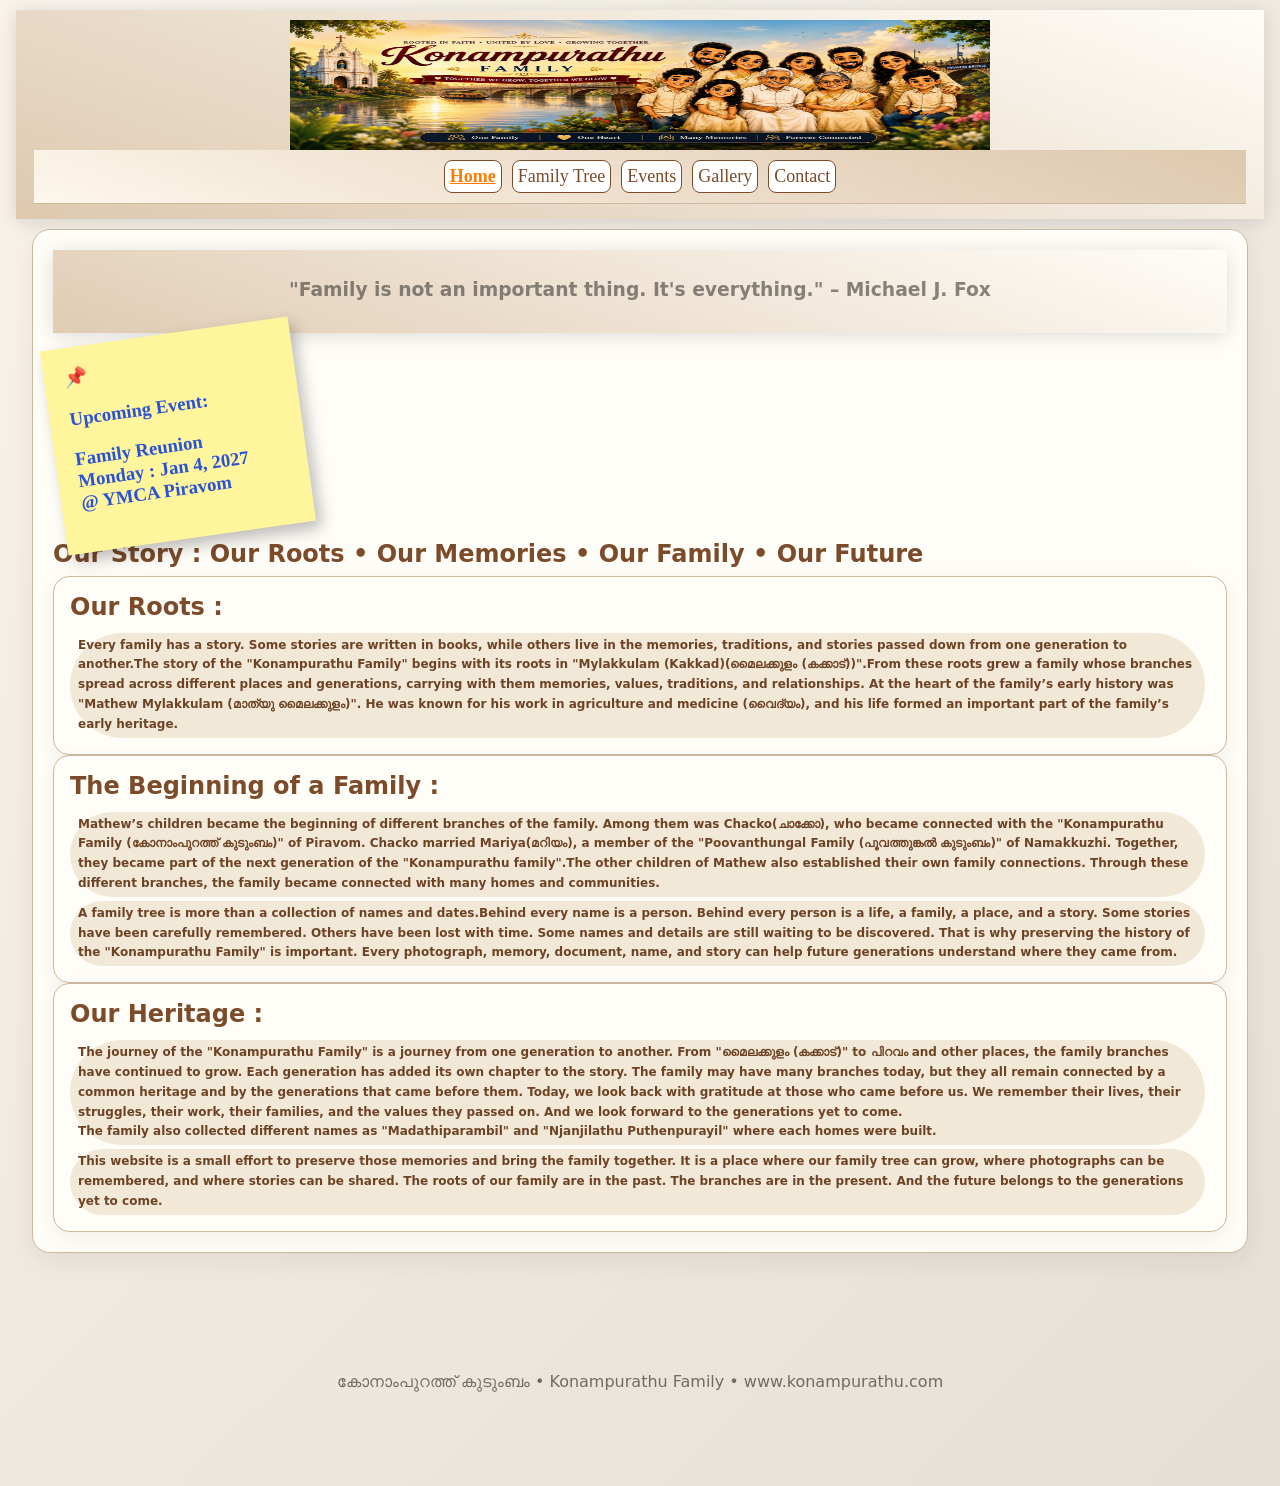
<file: index.html>
<!DOCTYPE html>
<html lang="ml">
<head>
  <meta charset="UTF-8">
  <meta name="viewport" content="width=device-width, initial-scale=1.0">
  <title>Konampurathu Family</title>
  <link rel="stylesheet" href="CSS/family.css">
</head>
<main>
  <header>
    <img src="images/familynew.png" alt="familybanner" class="banner"> 
    <div class="hometool">
      <button class="menu-item secondary active" href="#" onclick="loadPage('home.html',this)">Home</button>
      <button class="menu-item secondary" href="#" onclick="loadPage('familytree.html',this)">Family Tree</button>
      <button class="menu-item secondary" href="#" onclick="loadPage('events.html',this)">Events</button>
      <button class="menu-item secondary" href="#" onclick="loadPage('gallery.html',this)">Gallery</button>
      <button class="menu-item secondary" href="#" onclick="loadPage('contact.html',this)">Contact</button>
    </div> 
  </header>
  <body>  
    <div id="content"></div> 
    <button id="upArrow" aria-label="Go to Top">↑</button> 
    <footer>കോനാംപുറത്ത് കുടുംബം • Konampurathu Family • www.konampurathu.com </footer>
   </body>
    <nav class="mobile-toolbar">
      <button1  onclick="loadPage('home.html', this)">
        <span class="icon">🏠</span>
        <span>Home</span>
      </button1>
      <button1  onclick="loadPage('familytree.html', this)">
        <span class="icon">👨‍👩‍👧</span>
        <span>Family</span>
      </button1>
      <button1  onclick="loadPage('gallery.html', this)">
        <span class="icon">🖼️</span>
        <span>Gallery</span>
      </button1>
      <button1  onclick="loadPage('events.html', this)">
        <span class="icon">📅</span>
        <span>Events</span>
      </button1>
      <button1  onclick="loadPage('contact.html', this)">
        <span class="icon">💬</span>
        <span>Contact</span>
      </button1>
    </nav> 
</main>
<script src="Js/script.js"></script>   
</html>
</file>
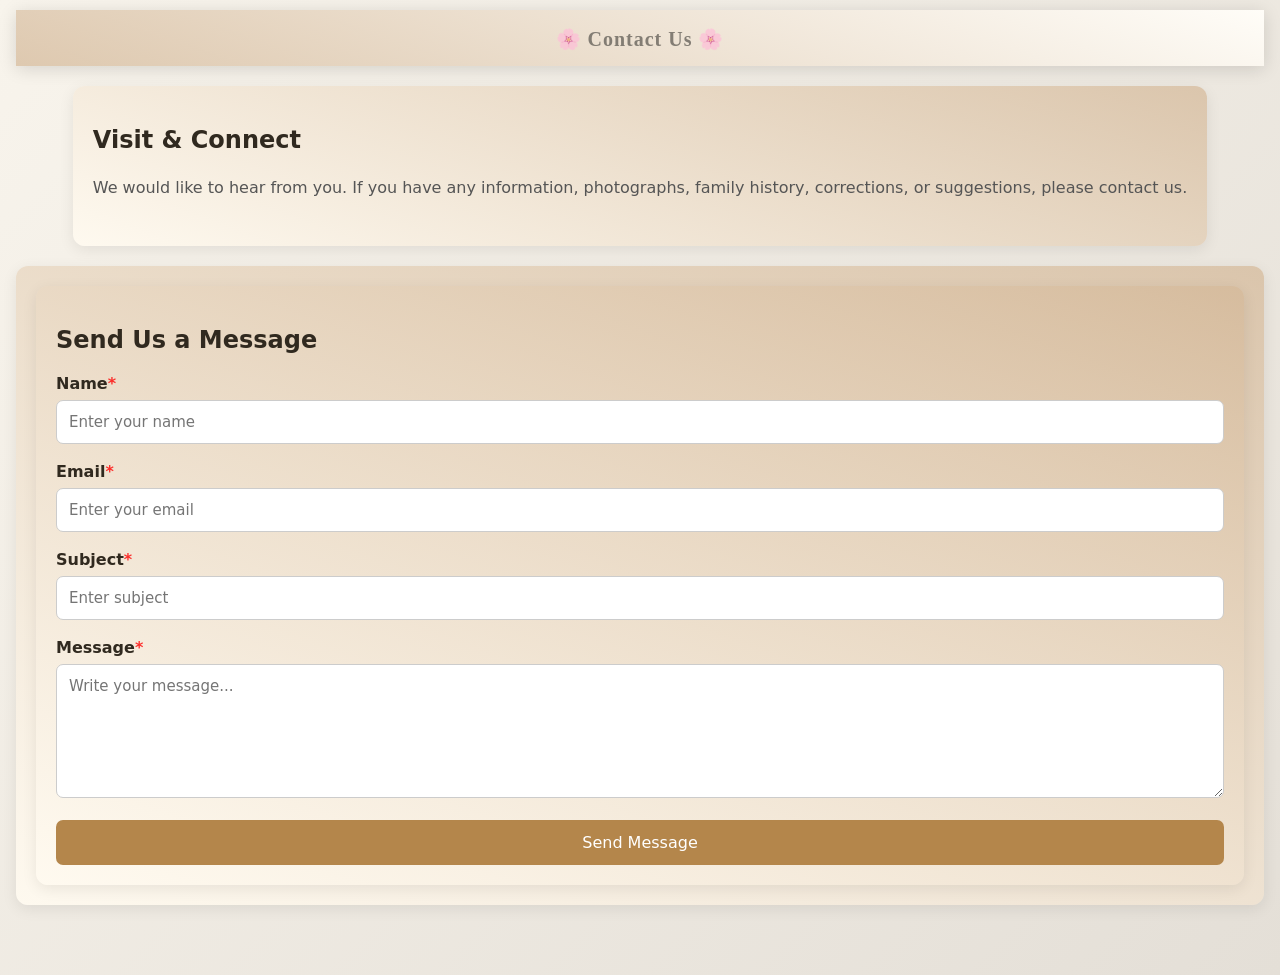
<file: contact.html>
<!DOCTYPE html>
<html lang="ml">
<head>
  <meta charset="UTF-8">
  <meta name="viewport" content="width=device-width, initial-scale=1.0">
  <title>Contact Us</title>
  <link rel="stylesheet" href="CSS/family.css">
</head>
<body>
    <main>
        <header>
            <div class="subtitle">🌸 Contact Us 🌸</div> 
        </header>
        
        <div class="contact-content">
            <div class="contact-info">
                <h2>Visit & Connect</h2>
                <p>We would like to hear from you. If you have any information, photographs, family history, corrections, or suggestions, please contact us.</p>
                <!-- <div class="info-item slide-in">
                         <span class="icon">📧</span>
                     <div>
                     <h3>Email</h3>
                     <p>yourfamily@email.com</p>
                   </div>
                </div> -->
            </div>
        </div>
           
        <div class="contact-info">
            <!-- Contact Form -->
            <div class="contact-form">
                <h2>Send Us a Message</h2>
                <form id="contactForm"
                    action="https://formspree.io/f/mqpkbyjg"
                    method="POST">
                    <div class="form-group">
                        <label for="name">Name<span style="color: rgba(255, 0, 0, 0.801); ">*</span></label>
                        <input type="text" id="name" name="name" placeholder="Enter your name"  required>
                    </div>
                    
                    <div class="form-group">
                        <label for="email">Email<span style="color: rgba(255, 0, 0, 0.801); ">*</span></label>
                        <input type="email" id="email" name="email" placeholder="Enter your email" required>
                    </div>

                    <div class="form-group">
                        <label for="subject">Subject<span style="color: rgba(255, 0, 0, 0.801); ">*</span></label>
                        <input type="text" id="subject" name="subject" placeholder="Enter subject" required>
                    </div>

                    <div class="form-group">
                        <label for="message">Message<span style="color: rgba(255, 0, 0, 0.801); ">*</span></label>
                        <textarea id="message" name="message" rows = "6" maxlength="500" placeholder="Write your message..." required></textarea>
                    </div>

                    <button type = "submit" id="sendButton">
                        Send Message
                    </button>
                        <!-- Status message -->
                    <div id="formStatus"></div>
                </form>
            </div>
        </div>
    </main> 
</body>
<script src="Js/script.js"></script>   
</html>
</file>
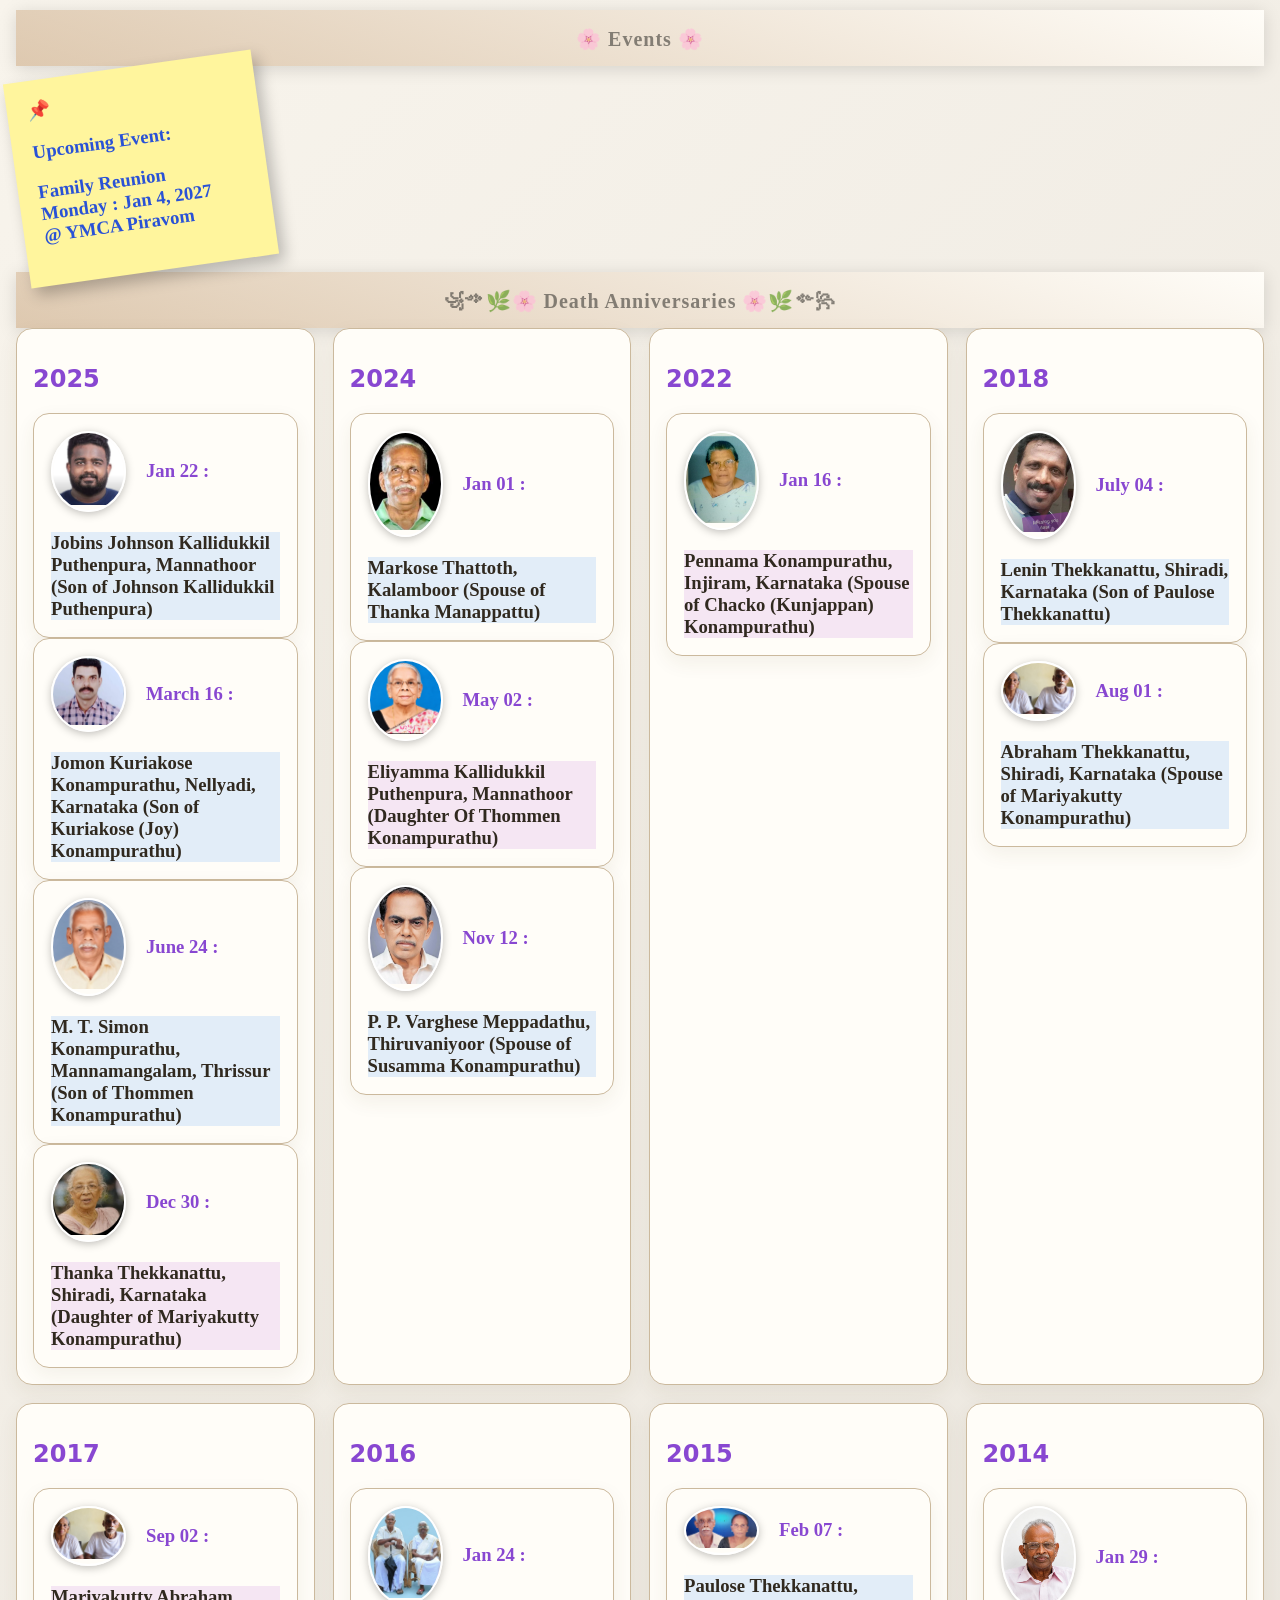
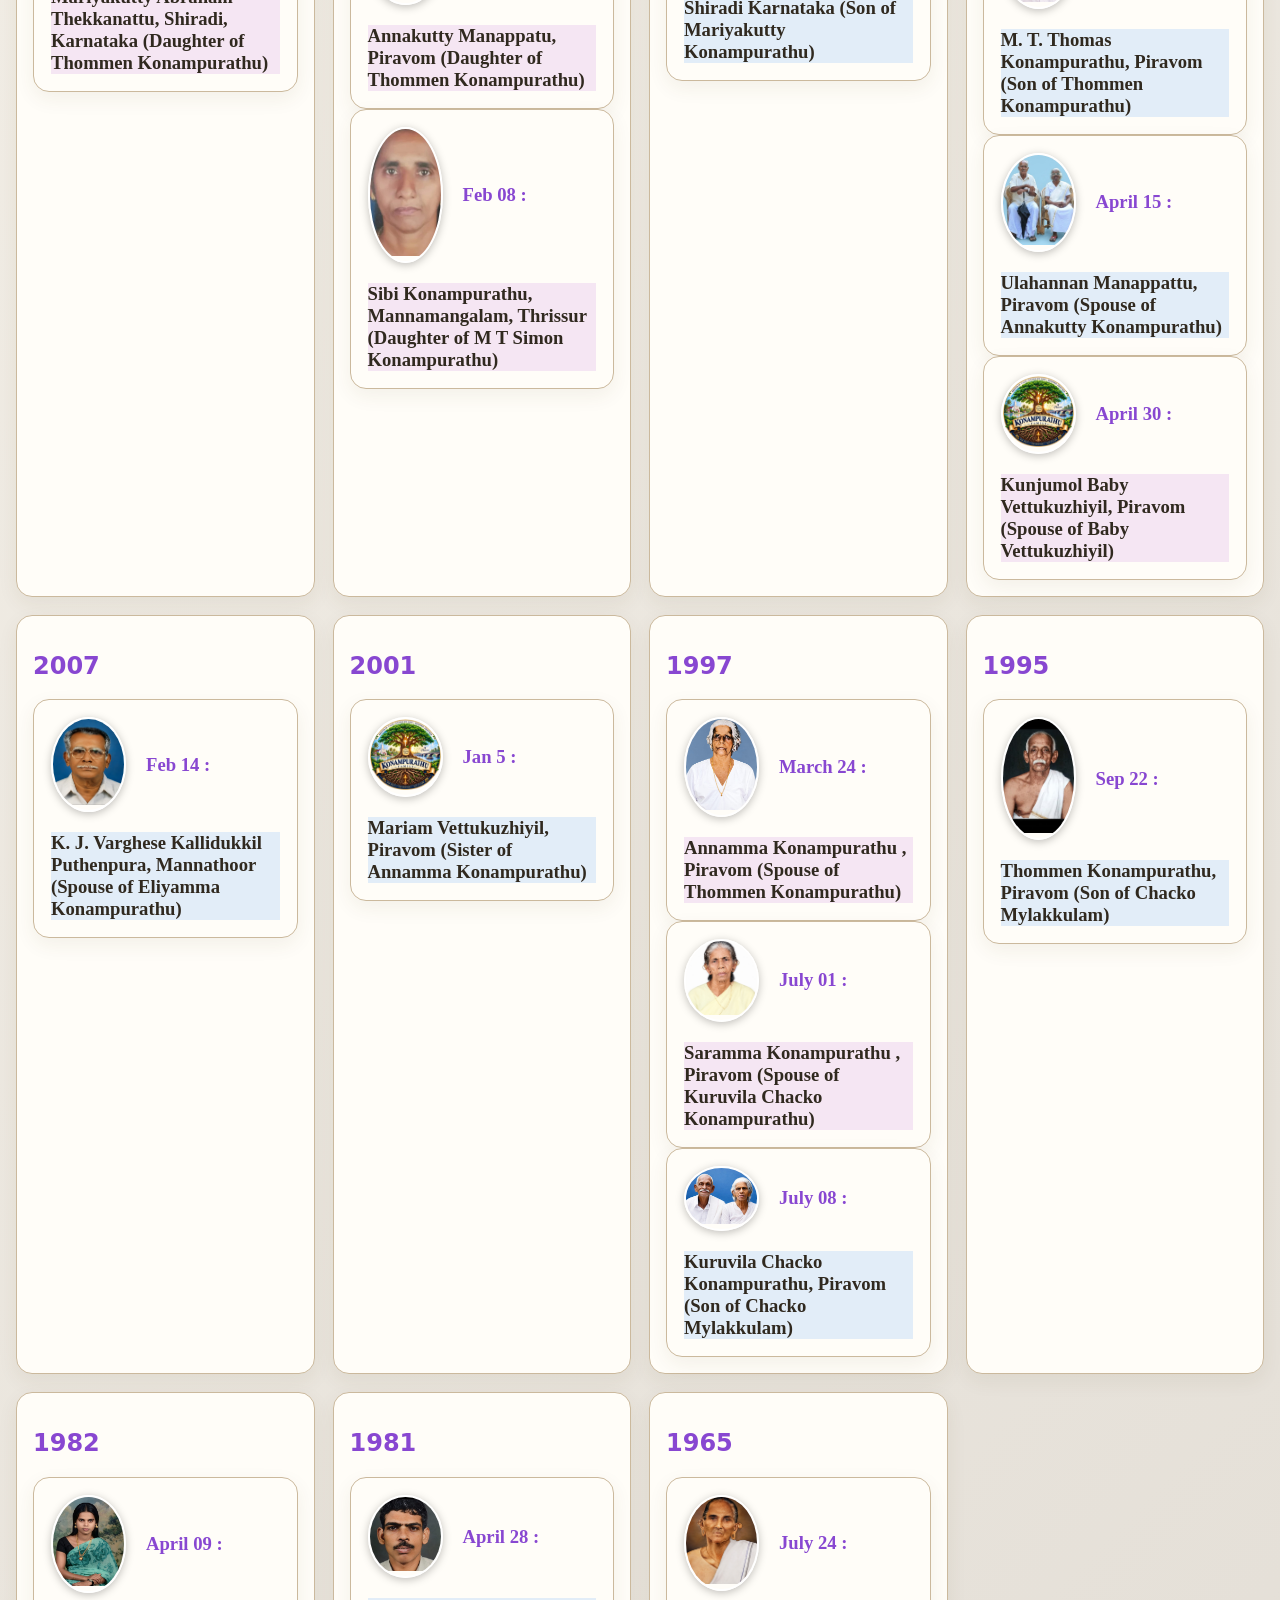
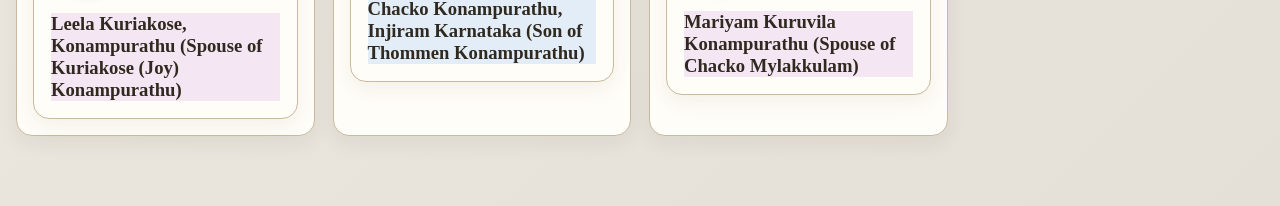
<file: events.html>
<!DOCTYPE html>
<html lang="ml">
<head>
  <meta charset="UTF-8">
  <meta name="viewport" content="width=device-width, initial-scale=1.0">
  <title>Events</title>
  <link rel="stylesheet" href="CSS/family.css">
</head>
 <main>
       <body> 
              <header><div class="subtitle"> 🌸 Events 🌸</div></header>
              <div class="sticky-note"><h3><b>📌<p>Upcoming Event:</p><p>Family Reunion <br> Monday : Jan 4, 2027 <br> @ YMCA Piravom</p></b></h3></div>
              <header><div class="subtitle"> ꧁༺🌿🌸 Death Anniversaries 🌸🌿༻꧂ </div></header>
              <section class="grid">
                     <section class="card slide-in">
                            <h2><span style="color: rgba(106, 25, 199, 0.801);">2025</span></h2>
                            <div class="card slide-in">
                                   <div class="imagerow">    
                                          <div class="image-icon"><img src="images/Jobins Kallidukkil.jpg"></div> 
                                          <div><span style="color: rgba(106, 25, 199, 0.801); "> Jan 22 : </span></div>      
                                          <div class="male">  Jobins Johnson Kallidukkil Puthenpura, Mannathoor (Son of Johnson Kallidukkil Puthenpura)</div>
                                   </div>    
                            </div>
                            <div class="card slide-in">
                                   <div class="imagerow">    
                                          <div class="image-icon"><img src="images/Jomon Konampurathu.jpg"></div>  
                                          <div><span style="color: rgba(106, 25, 199, 0.801); "> March 16 : </span></div>      
                                          <div class="male"> Jomon Kuriakose Konampurathu, Nellyadi, Karnataka (Son of Kuriakose (Joy) Konampurathu)</div>
                                   </div>    
                            </div>
                            <div class="card slide-in">
                                   <div class="imagerow">    
                                          <div class="image-icon"><img src="images/Simon Konampurathu.jpg"></div>
                                          <div><span style="color: rgba(106, 25, 199, 0.801); "> June 24 : </span></div>        
                                          <div class="male"> M. T. Simon Konampurathu, Mannamangalam, Thrissur (Son of Thommen Konampurathu)</div>
                                   </div>    
                            </div>
                            <div class="card slide-in">
                                   <div class="imagerow">    
                                          <div class="image-icon"><img src="images/Thanka Thekkanattu.jpg"></div>       
                                          <div><span style="color: rgba(106, 25, 199, 0.801); "> Dec 30 : </span></div> 
                                          <div class="female">Thanka Thekkanattu, Shiradi, Karnataka (Daughter of Mariyakutty Konampurathu)</div>
                                   </div>    
                            </div>

                     </section>
      
                     <section class="card slide-in">
                            <h2><span style="color: rgba(106, 25, 199, 0.801);">2024</span></h2>
                            <div class="card slide-in">
                                   <div class="imagerow">    
                                          <div class="image-icon"><img src="images/Markose Thathoth.jpg"></div>        
                                          <div><span style="color: rgba(106, 25, 199, 0.801); "> Jan 01 : </span></div> 
                                          <div class="male">Markose Thattoth, Kalamboor (Spouse of Thanka Manappattu)</div>
                                   </div>    
                            </div>
                            <div class="card slide-in">
                                   <div class="imagerow">    
                                          <div class="image-icon"><img src="images/Eliyamma Konampurathu.jpg"></div>       
                                          <div><span style="color: rgba(106, 25, 199, 0.801); "> May 02 : </span></div> 
                                          <div class="female">Eliyamma Kallidukkil Puthenpura, Mannathoor (Daughter Of Thommen Konampurathu)</div>
                                   </div>    
                            </div>
                            <div class="card slide-in">
                                   <div class="imagerow">    
                                          <div class="image-icon"><img src="images/Varghese Meppadathu.jpg"></div>        
                                          <div><span style="color: rgba(106, 25, 199, 0.801); "> Nov 12 : </span></div> 
                                          <div class="male">P. P. Varghese Meppadathu, Thiruvaniyoor (Spouse of Susamma Konampurathu)</div>
                                   </div>    
                            </div>
                     </section>

                     <section class="card slide-in">
                            <h2><span style="color: rgba(106, 25, 199, 0.801);">2022</span></h2>
                            <div class="card slide-in">
                                   <div class="imagerow">    
                                          <div class="image-icon"><img src="images/Pennamma Konampurathu.jpg"></div>       
                                          <div><span style="color: rgba(106, 25, 199, 0.801); "> Jan 16 : </span></div> 
                                          <div class="female">Pennama Konampurathu, Injiram, Karnataka (Spouse of Chacko (Kunjappan) Konampurathu)</div>
                                   </div>    
                            </div> 
                     </section>

                     <section class="card slide-in">
                            <h2><span style="color: rgba(106, 25, 199, 0.801);">2018</span></h2>
                            
                            <div class="card slide-in">
                                   <div class="imagerow">    
                                          <div class="image-icon"><img src="images/Lenin Thekkanattu.jpg"></div>       
                                          <div><span style="color: rgba(106, 25, 199, 0.801); "> July 04 : </span></div> 
                                          <div class="male">Lenin Thekkanattu, Shiradi, Karnataka (Son of Paulose Thekkanattu)</div>
                                   </div>    
                            </div>
                            
                            <div class="card slide-in">
                                   <div class="imagerow">    
                                          <div class="image-icon"><img src="images/Mariyakutty Thekkanattu.jpg"></div>        
                                          <div><span style="color: rgba(106, 25, 199, 0.801); "> Aug 01 :  </span></div> 
                                          <div class="male">Abraham Thekkanattu, Shiradi, Karnataka (Spouse of Mariyakutty Konampurathu)</div>
                                   </div>    
                            </div>   
              
                     </section>
      
                     <section class="card slide-in">
                            <h2><span style="color: rgba(106, 25, 199, 0.801);">2017</span></h2>
                            <div class="card slide-in">
                                   <div class="imagerow">    
                                          <div class="image-icon"><img src="images/Mariyakutty Thekkanattu.jpg"></div>     
                                          <div><span style="color: rgba(106, 25, 199, 0.801); "> Sep 02 : </span></div> 
                                          <div class="female">Mariyakutty Abraham Thekkanattu, Shiradi, Karnataka (Daughter of Thommen Konampurathu)</div>
                                   </div>    
                            </div>     
                     </section>

                     <section class="card slide-in">
                            <h2><span style="color: rgba(106, 25, 199, 0.801);">2016</span></h2>
                            <div class="card slide-in">
                                   <div class="imagerow">    
                                          <div class="image-icon"><img src="images/Annakutty Manappattu.jpg"></div>      
                                          <div><span style="color: rgba(106, 25, 199, 0.801); "> Jan 24 : </span></div> 
                                          <div class="female">Annakutty Manappatu, Piravom (Daughter of Thommen Konampurathu)</div>
                                   </div>    
                            </div> 

                            <div class="card slide-in">
                                   <div class="imagerow">    
                                          <div class="image-icon"><img src="images/Siby Konampurathu.jpg"></div>    
                                          <div><span style="color: rgba(106, 25, 199, 0.801); "> Feb 08 : </span></div> 
                                          <div class="female">Sibi Konampurathu, Mannamangalam, Thrissur (Daughter of M T Simon Konampurathu)</div>
                                   </div>    
                            </div> 

                     </section>
      
                     <section class="card slide-in">
                            <h2><span style="color: rgba(106, 25, 199, 0.801);">2015</span></h2>
                            <div class="card slide-in">
                                   <div class="imagerow">    
                                          <div class="image-icon"><img src="images/Paulose Thekkanattu.jpg"></div>        
                                          <div><span style="color: rgba(106, 25, 199, 0.801); "> Feb 07 : </span></div> 
                                          <div class="male">Paulose Thekkanattu, Shiradi Karnataka (Son of Mariyakutty Konampurathu)</div>
                                   </div>    
                            </div>
                     </section>         
       
                     <section class="card slide-in">
                            <h2><span style="color: rgba(106, 25, 199, 0.801);">2014</span></h2>
                            <div class="card slide-in">
                                   <div class="imagerow">    
                                          <div class="image-icon"><img src="images/Thomas Konampurathu.jpg"></div>         
                                          <div><span style="color: rgba(106, 25, 199, 0.801); "> Jan 29 : </span></div> 
                                          <div class="male">M. T. Thomas Konampurathu, Piravom (Son of Thommen Konampurathu)</div>
                                   </div>    
                            </div>
                            
                            <div class="card slide-in">
                                   <div class="imagerow">    
                                          <div class="image-icon"><img src="images/Annakutty Manappattu.jpg"></div>        
                                          <div><span style="color: rgba(106, 25, 199, 0.801); "> April 15 : </span></div> 
                                          <div class="male">Ulahannan Manappattu, Piravom (Spouse of Annakutty Konampurathu)</div>
                                   </div>    
                            </div>

                            <div class="card slide-in">
                                   <div class="imagerow">    
                                          <div class="image-icon"><img src="images/familylogo.png"></div>        
                                          <div><span style="color: rgba(106, 25, 199, 0.801); "> April 30 : </span></div> 
                                          <div class="female">Kunjumol Baby Vettukuzhiyil, Piravom  (Spouse of Baby Vettukuzhiyil)</div>
                                   </div>    
                            </div>

                     </section>

                     <section class="card slide-in">
                            <h2><span style="color: rgba(106, 25, 199, 0.801);">2007</span></h2>

                            <div class="card slide-in">
                                   <div class="imagerow">    
                                          <div class="image-icon"><img src="images/Varghese Kallidukkil.jpg"></div>        
                                          <div><span style="color: rgba(106, 25, 199, 0.801); "> Feb 14 : </span></div> 
                                          <div class="male"> K. J. Varghese Kallidukkil Puthenpura, Mannathoor (Spouse of Eliyamma Konampurathu)</div>
                                   </div>    
                            </div>
                     </section>

                      <section class="card slide-in">
                            <h2><span style="color: rgba(106, 25, 199, 0.801);">2001</span></h2>

                            <div class="card slide-in">
                                   <div class="imagerow">    
                                          <div class="image-icon"><img src="images/familylogo.png"></div>        
                                          <div><span style="color: rgba(106, 25, 199, 0.801); "> Jan 5 : </span></div> 
                                          <div class="male"> Mariam Vettukuzhiyil, Piravom (Sister of Annamma Konampurathu)</div>
                                   </div>    
                            </div>
                     </section>

                     <section class="card slide-in">
                            <h2><span style="color: rgba(106, 25, 199, 0.801);">1997</span></h2>
                            <div class="card slide-in">
                                   <div class="imagerow">    
                                          <div class="image-icon"><img src="images/Annamma Konampurathu.jpg"></div>        
                                          <div><span style="color: rgba(106, 25, 199, 0.801); "> March 24 : </span></div> 
                                          <div class="female">Annamma Konampurathu , Piravom (Spouse of Thommen Konampurathu)</div>
                                   </div>    
                            </div>

                            <div class="card slide-in">
                                   <div class="imagerow">    
                                          <div class="image-icon"><img src="images/Saramma Konampurathu.jpg"></div>         
                                          <div><span style="color: rgba(106, 25, 199, 0.801); "> July 01 : </span></div> 
                                          <div class="female">Saramma Konampurathu , Piravom (Spouse of Kuruvila Chacko Konampurathu)</div>
                                   </div>    
                            </div>

                            <div class="card slide-in">
                                   <div class="imagerow">    
                                          <div class="image-icon"><img src="images/Kuruvila Konampurathu.jpg"></div>        
                                          <div><span style="color: rgba(106, 25, 199, 0.801); "> July 08 : </span></div> 
                                          <div class="male">Kuruvila Chacko Konampurathu, Piravom (Son of Chacko Mylakkulam)</div>
                                   </div>    
                            </div>
                            
                     </section>

                     <section class="card slide-in">
                            <h2><span style="color: rgba(106, 25, 199, 0.801);">1995</span></h2>
                            <div class="card slide-in">
                                   <div class="imagerow">    
                                          <div class="image-icon"><img src="images/Thommen Konampurathu.jpg"></div>         
                                          <div><span style="color: rgba(106, 25, 199, 0.801); "> Sep 22 : </span></div> 
                                          <div class="male">Thommen Konampurathu, Piravom (Son of Chacko Mylakkulam)</div>
                                   </div>    
                            </div>
                     </section>       
         
                     <section class="card slide-in">
                            <h2><span style="color: rgba(106, 25, 199, 0.801);">1982</span></h2>

                            <div class="card slide-in">
                                   <div class="imagerow">    
                                          <div class="image-icon"><img src="images/Leela Kuriakose.jpg"></div>          
                                                 <div><span style="color: rgba(106, 25, 199, 0.801); "> April 09 : </span></div> 
                                                 <div class="female"> Leela Kuriakose, Konampurathu (Spouse of Kuriakose (Joy) Konampurathu)</div>
                                          </div>    
                                   </div>
                            </div>
                     </section>

                     <section class="card slide-in">
                            <h2><span style="color: rgba(106, 25, 199, 0.801);">1981</span></h2>

                            <div class="card slide-in">
                                   <div class="imagerow">    
                                          <div class="image-icon"><img src="images/Chacko Konampurathu.jpg"></div>         
                                          <div><span style="color: rgba(106, 25, 199, 0.801); ">April 28 : </span></div> 
                                          <div class="male">  Chacko Konampurathu, Injiram Karnataka (Son of Thommen Konampurathu)</div>
                                   </div>    
                            </div>
                     </section>

                     <section class="card slide-in">
                            <h2><span style="color: rgba(106, 25, 199, 0.801);">1965</span></h2>
                            <div class="card slide-in">
                                   <div class="imagerow">    
                                          <div class="image-icon"><img src="images/Mariyam Poovathungal.jpg"></div>        
                                          <div><span style="color: rgba(106, 25, 199, 0.801); ">July 24 : </span></div> 
                                          <div class="female"> Mariyam Kuruvila Konampurathu (Spouse of Chacko Mylakkulam)</div>
                                   </div>    
                            </div>
                     </section>
              </section>
       </body> 
</main>
<script src="Js/script.js"></script>   
</html>
</file>
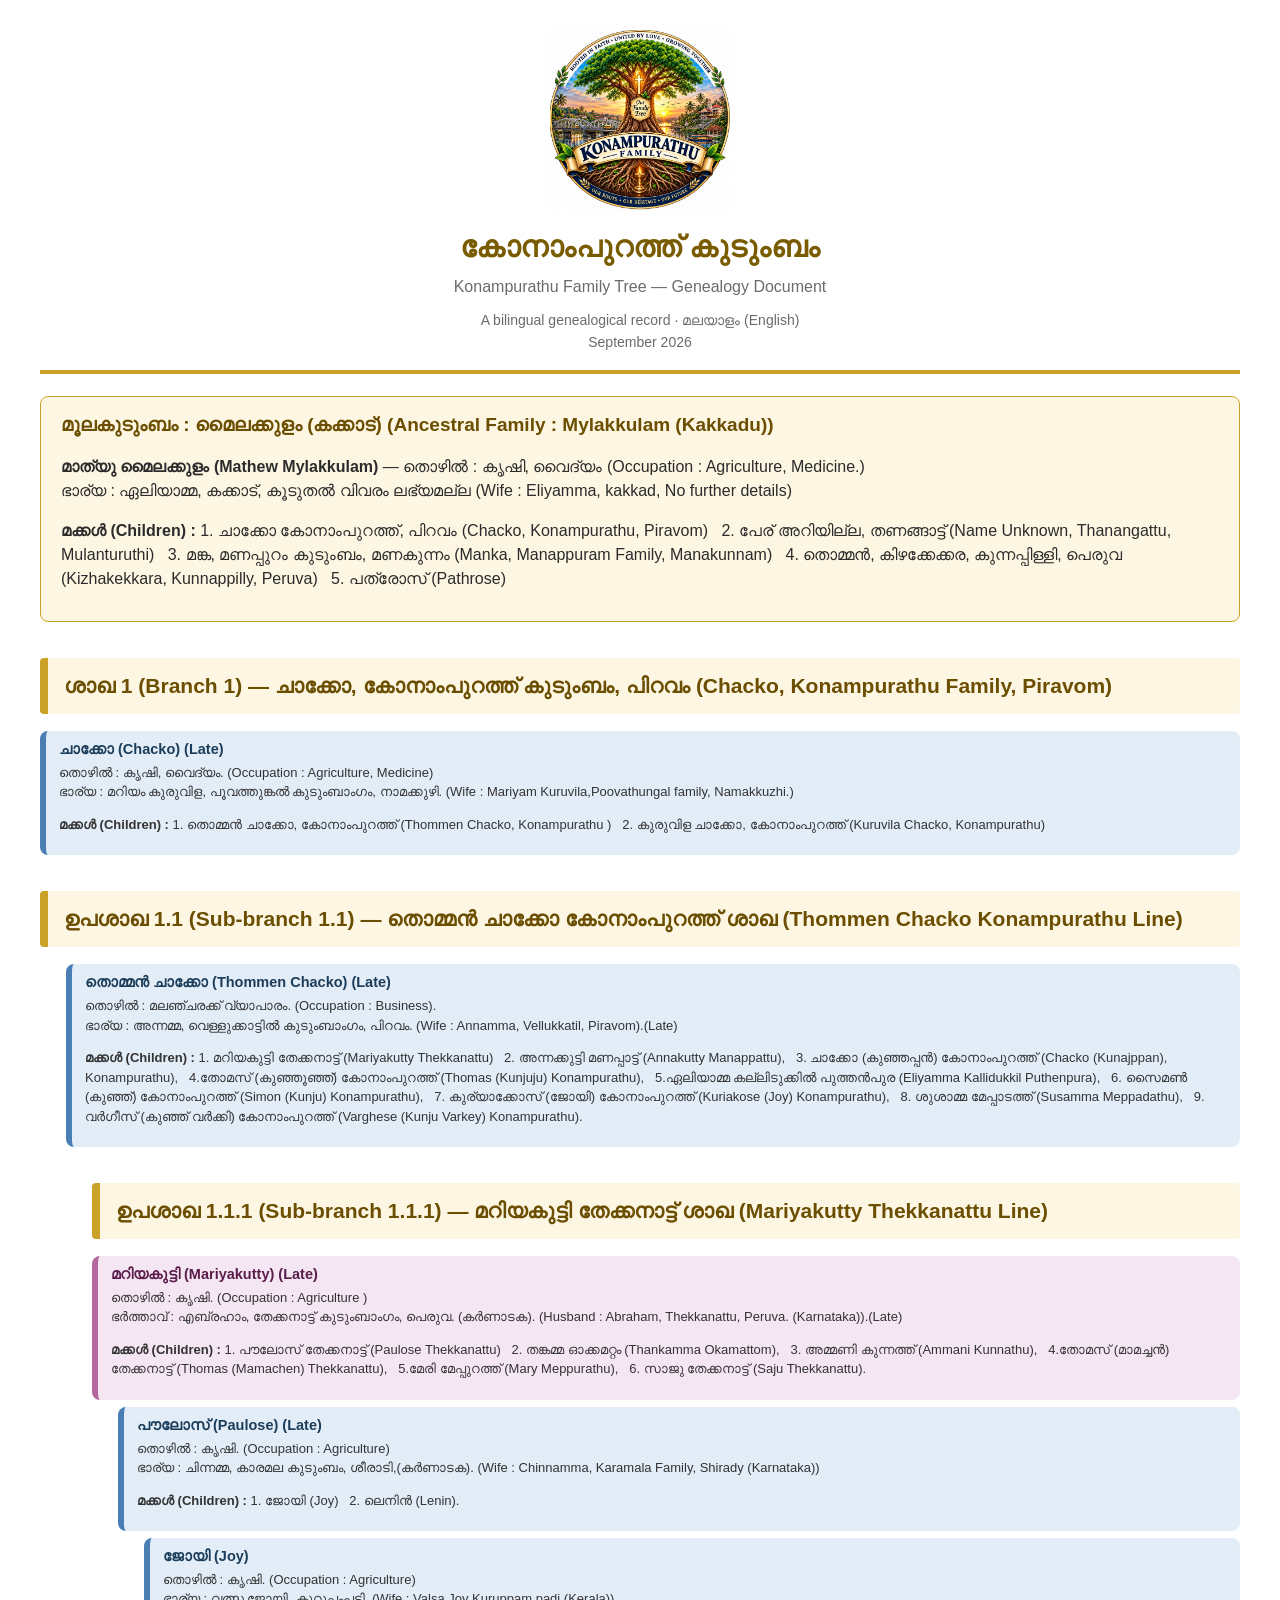
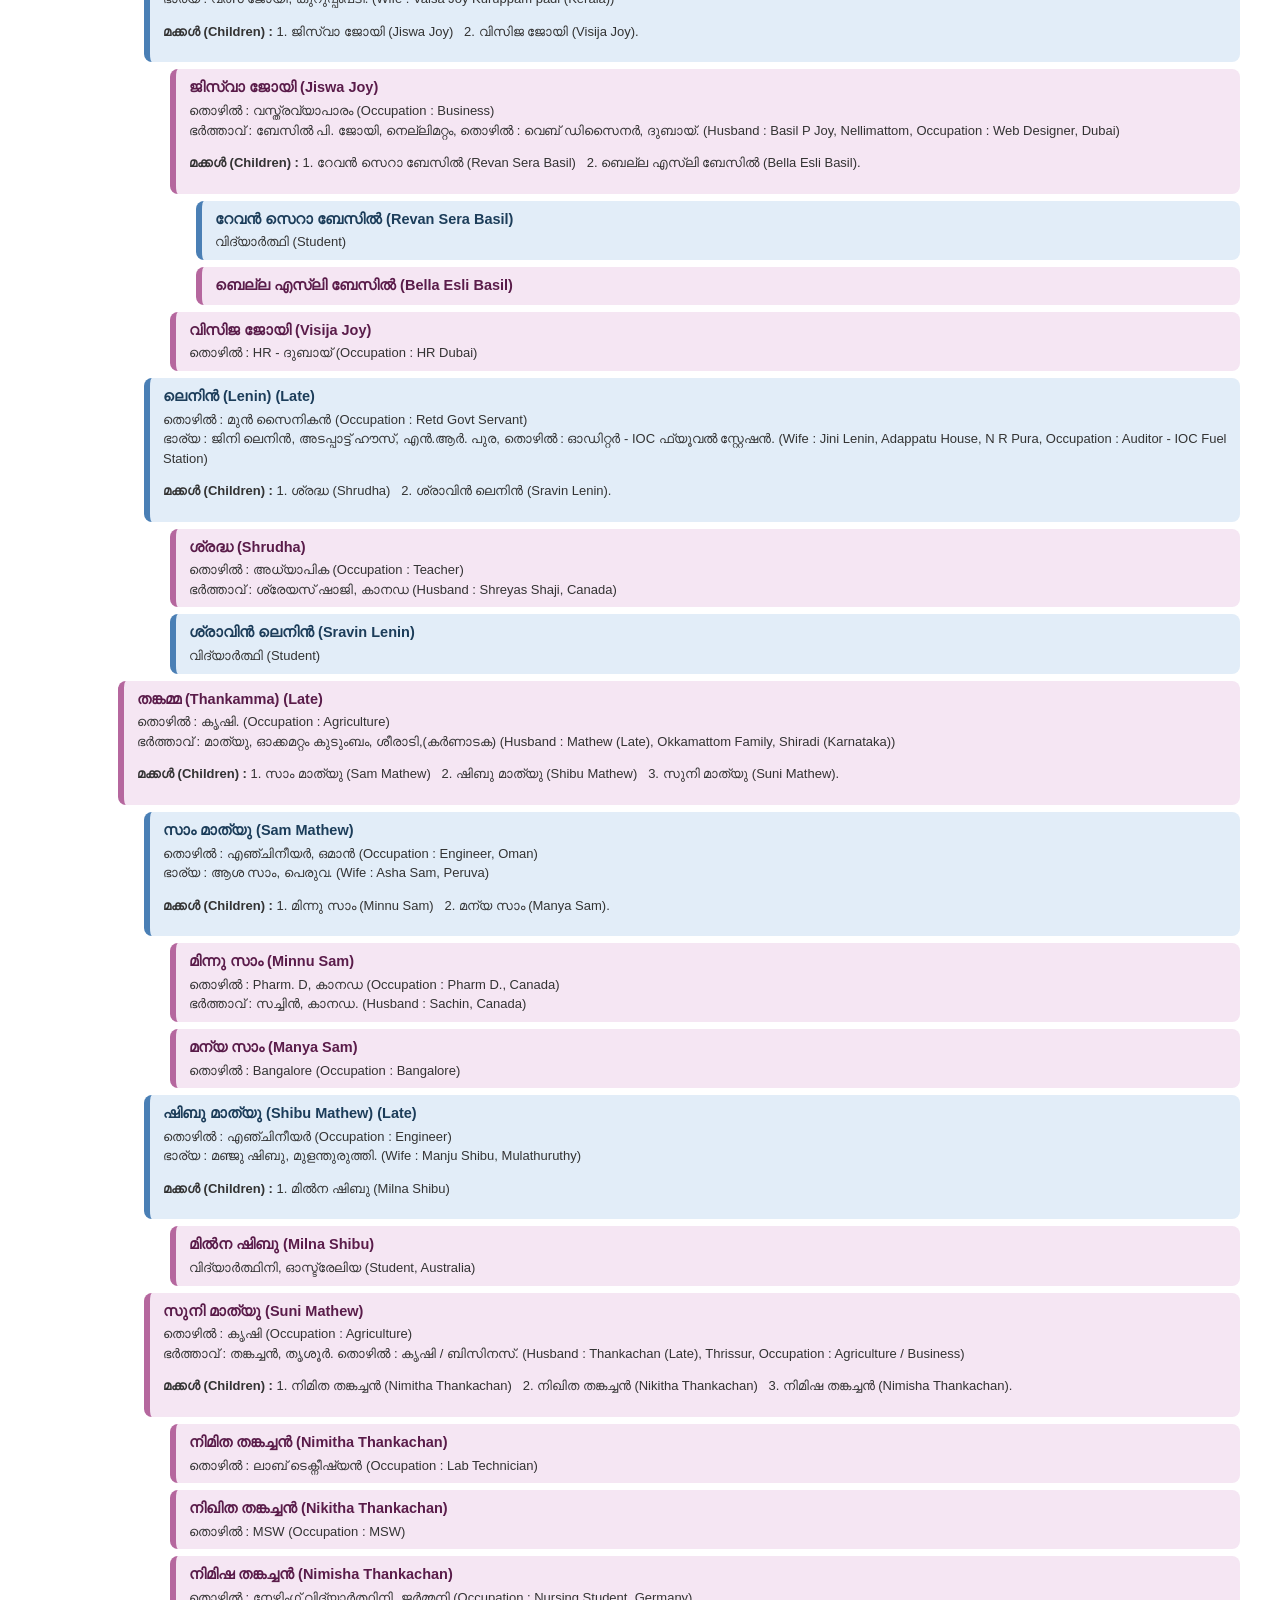
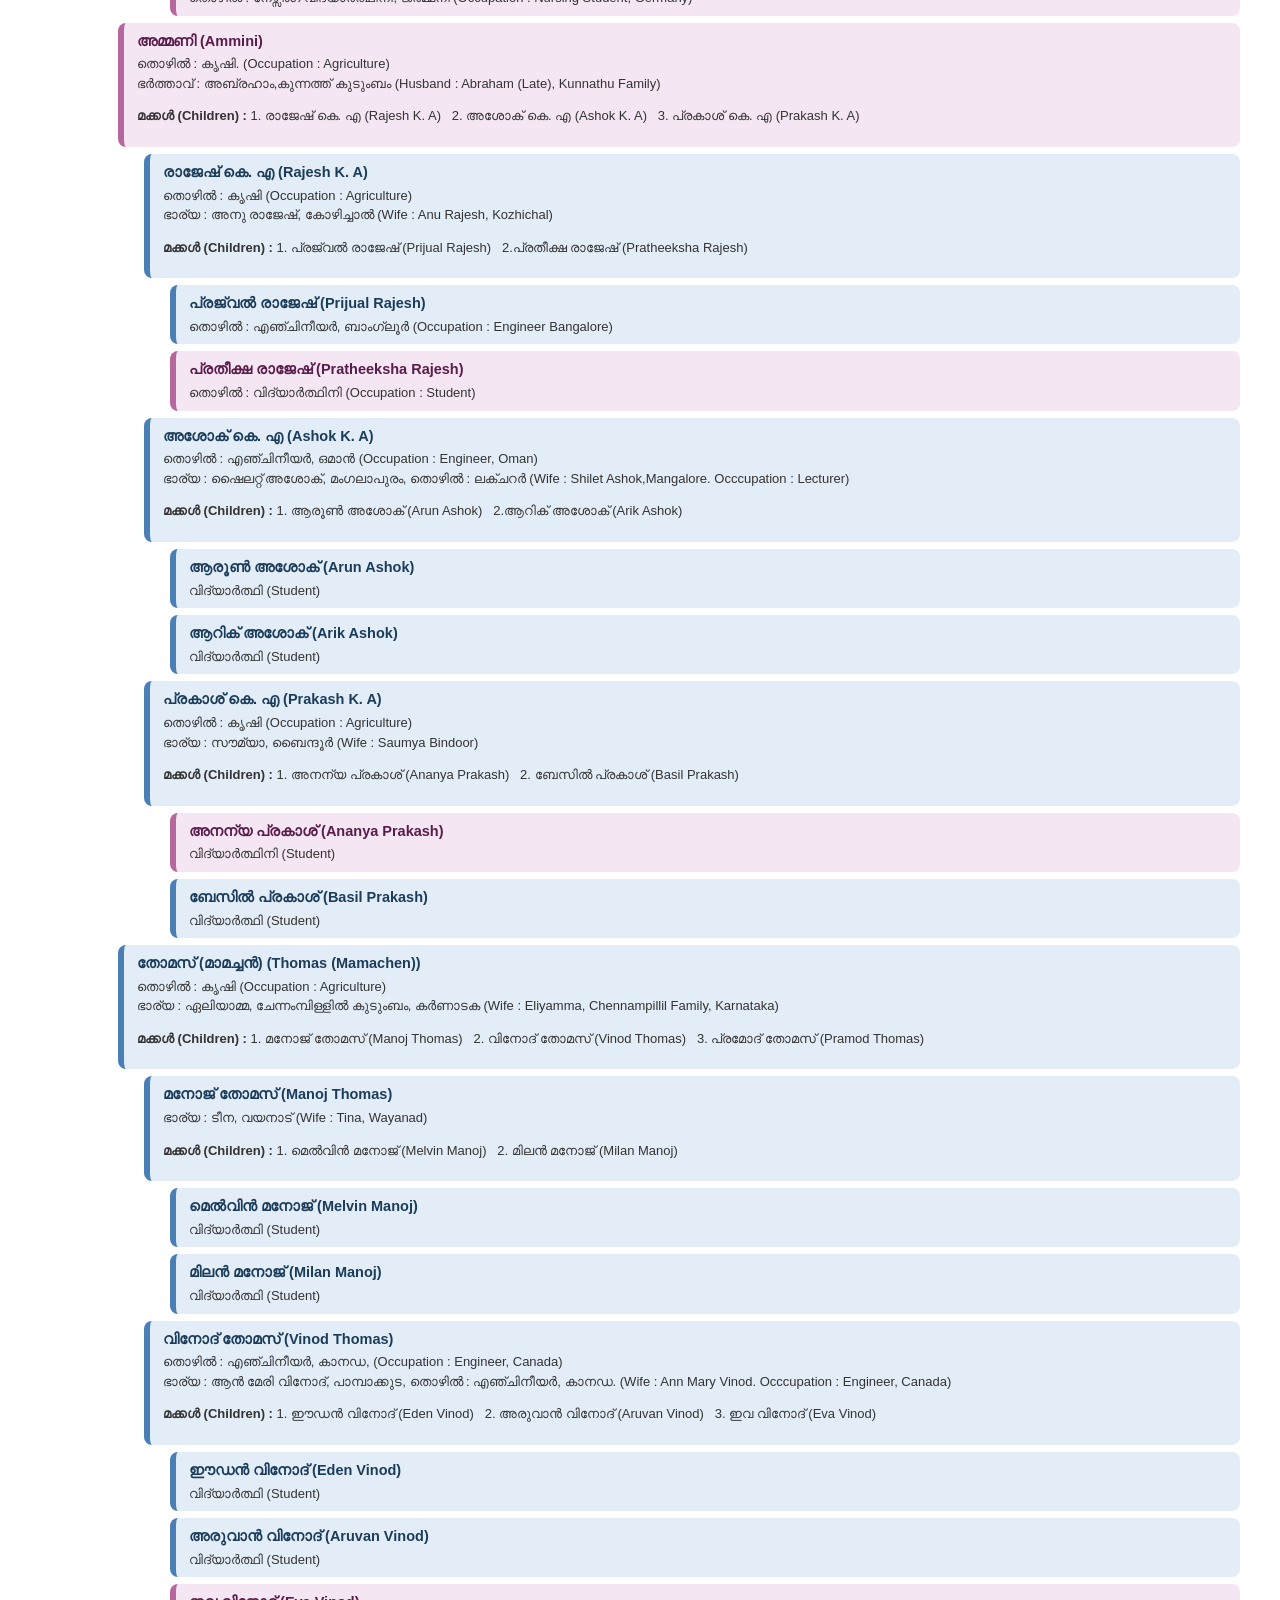
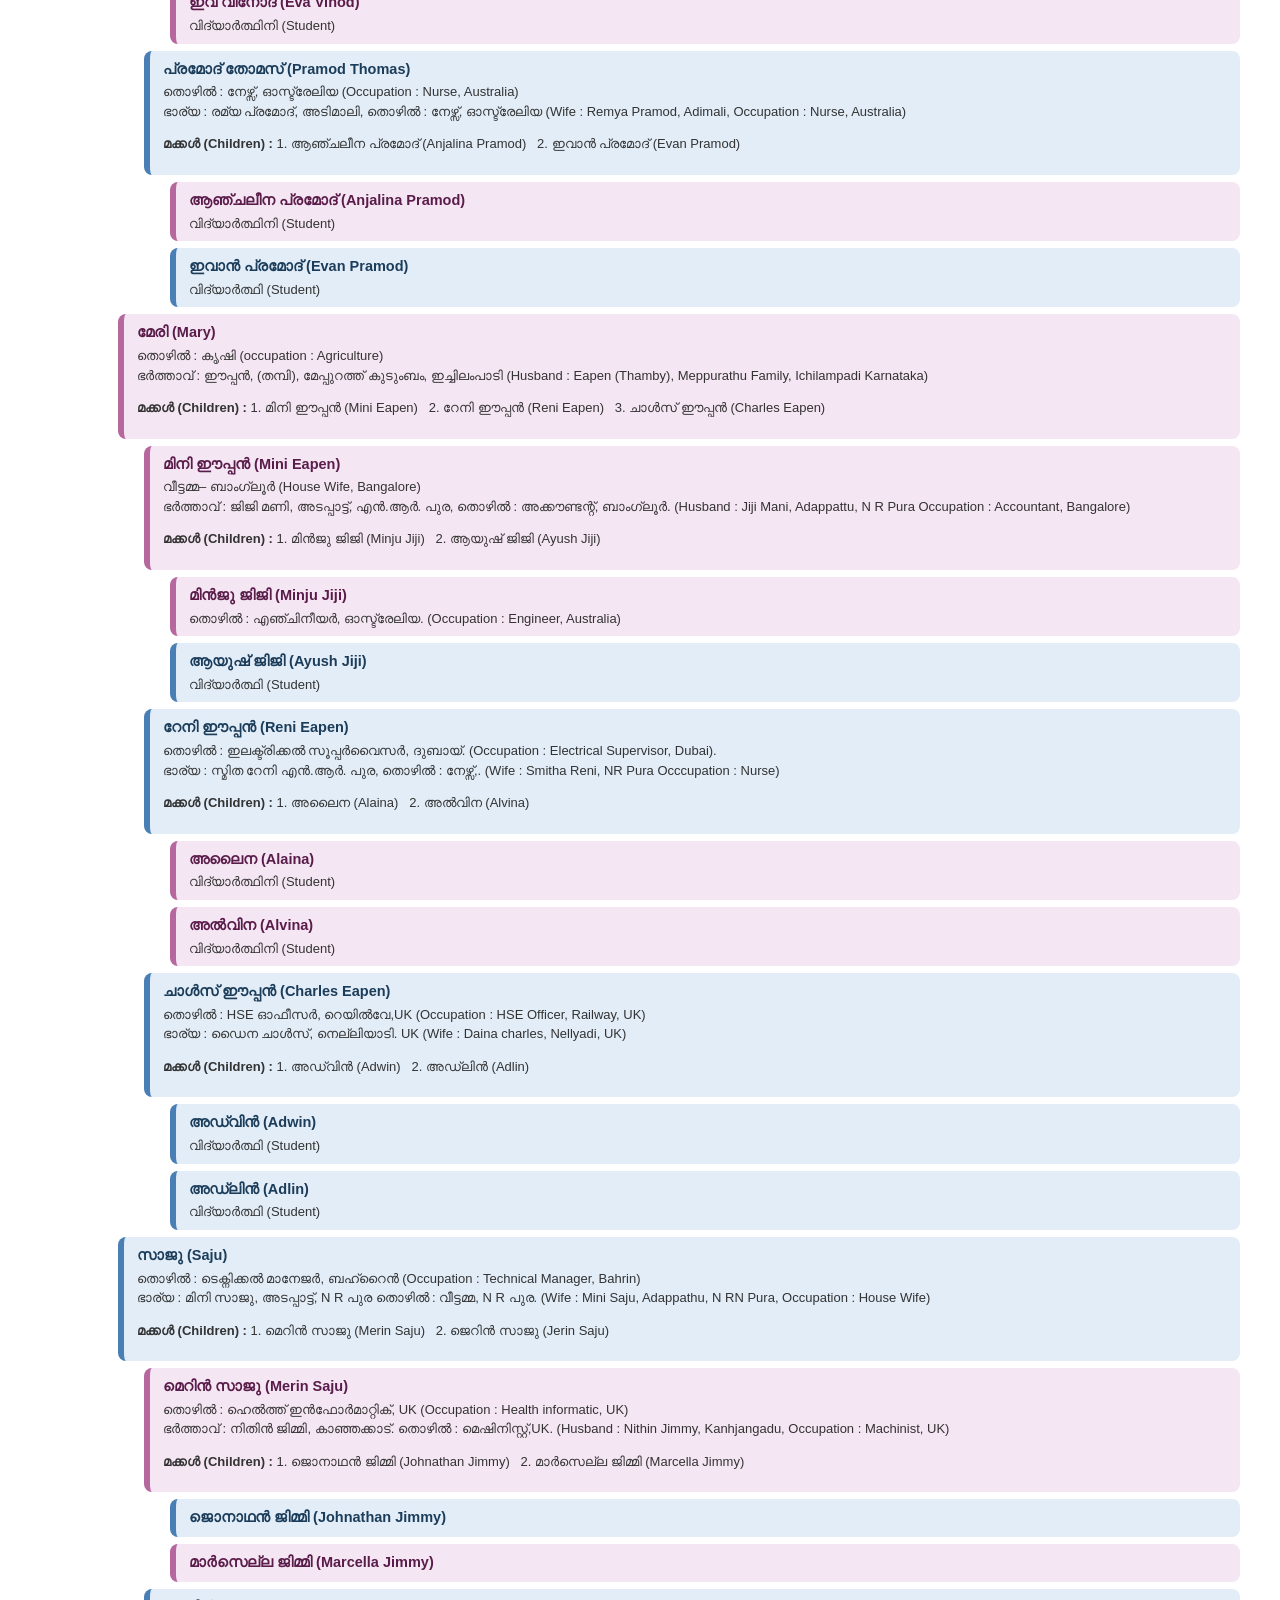
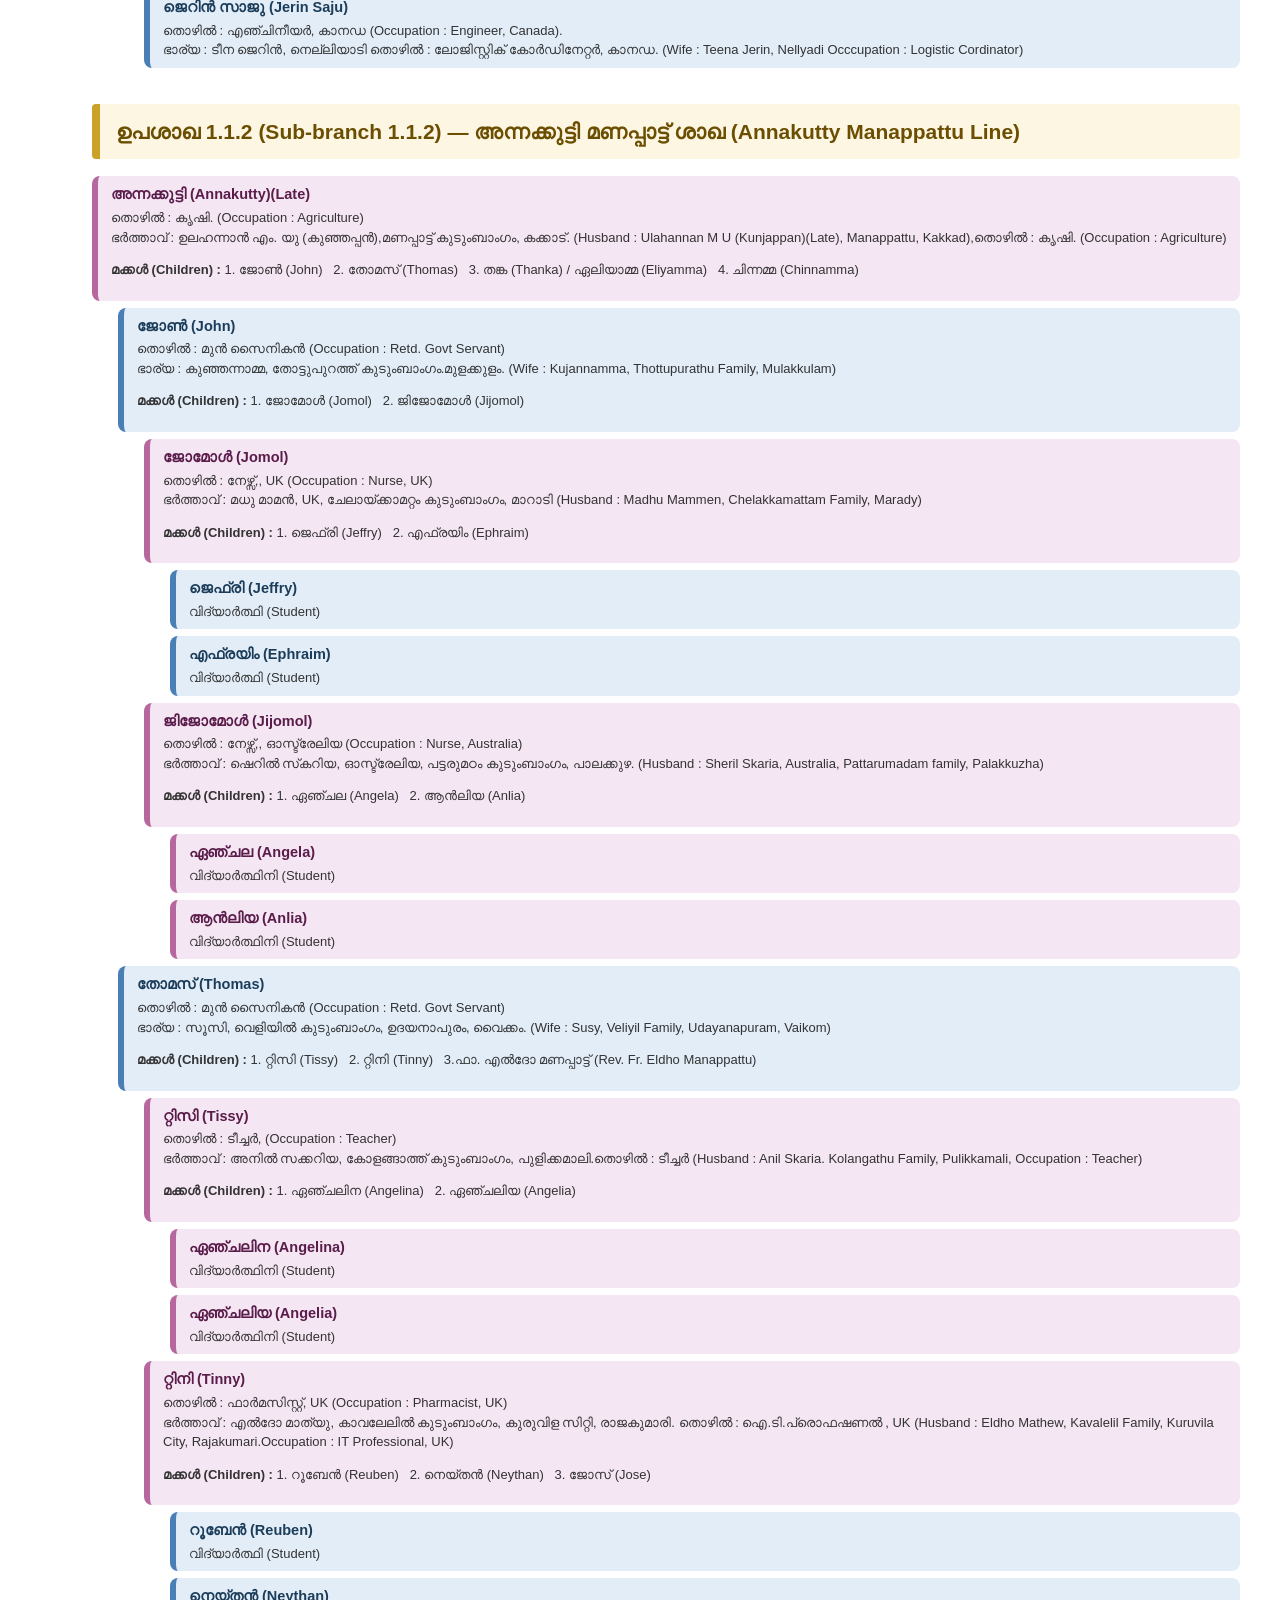
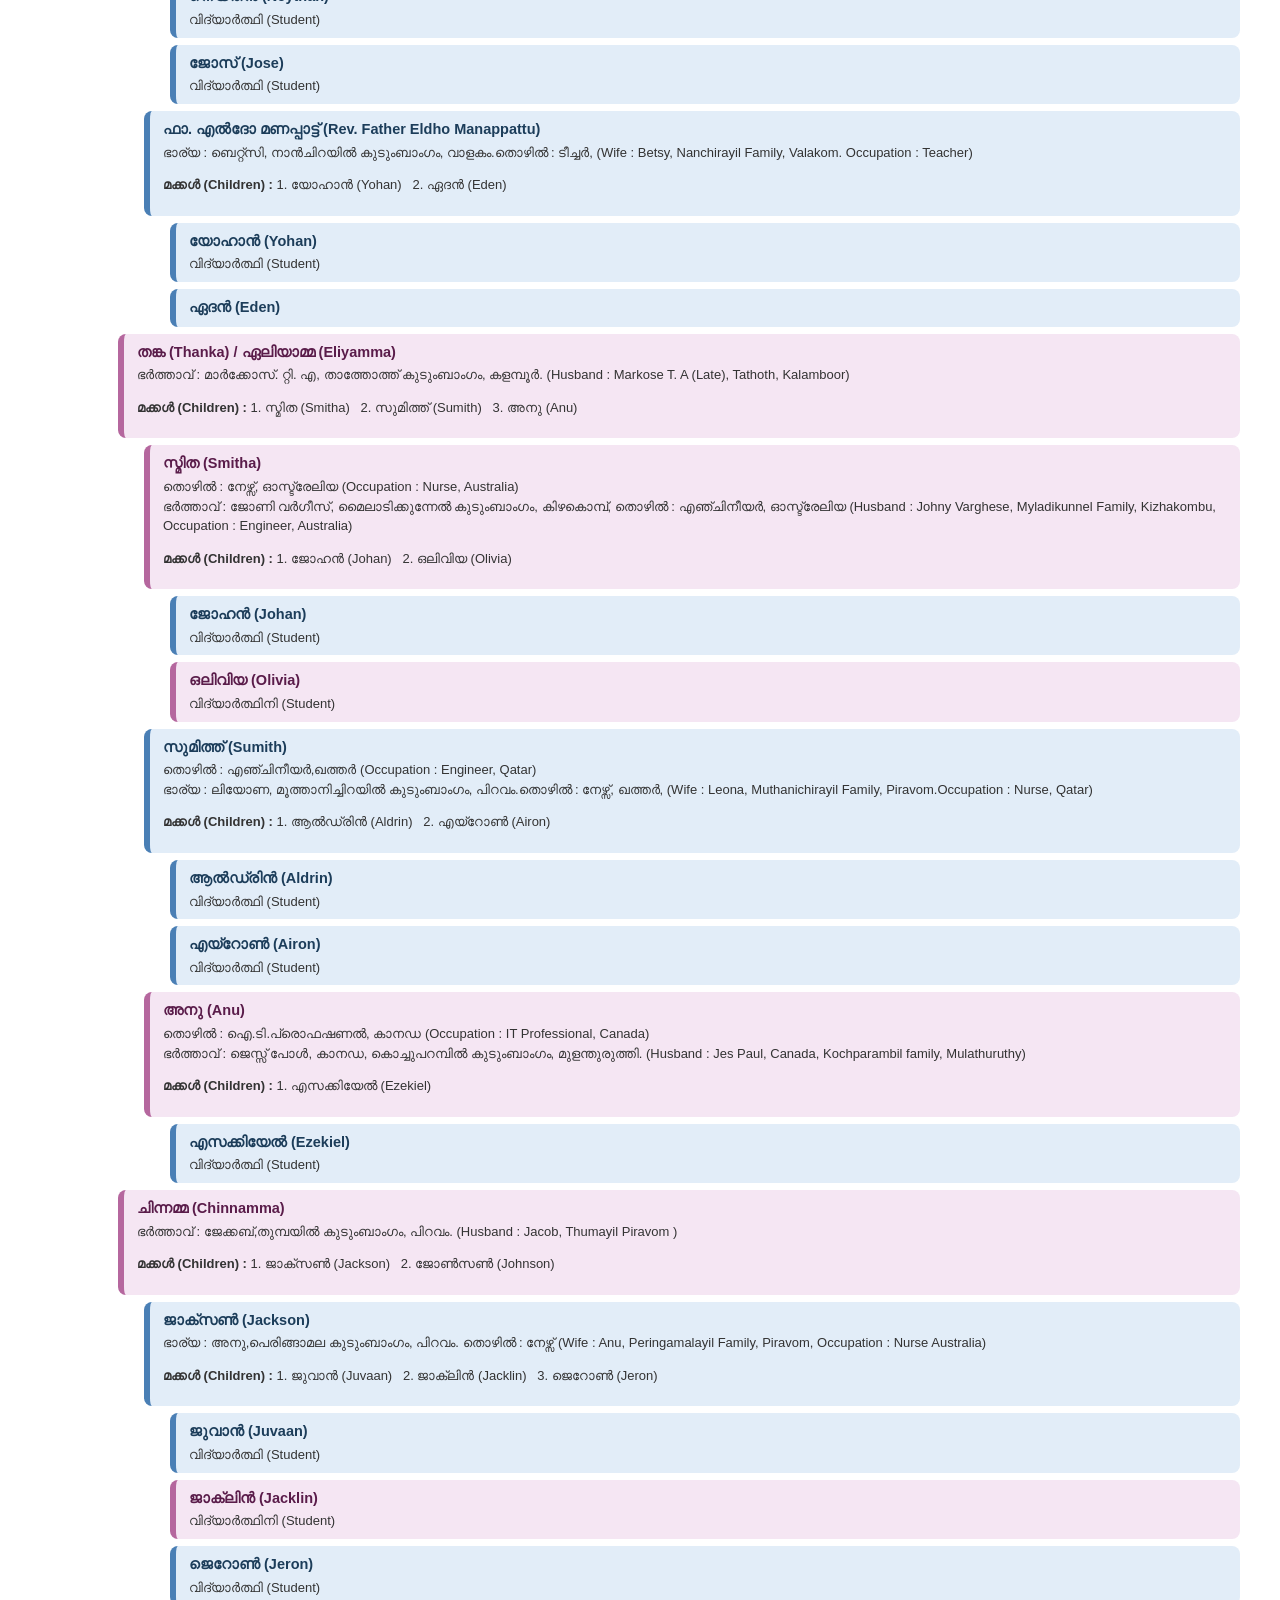
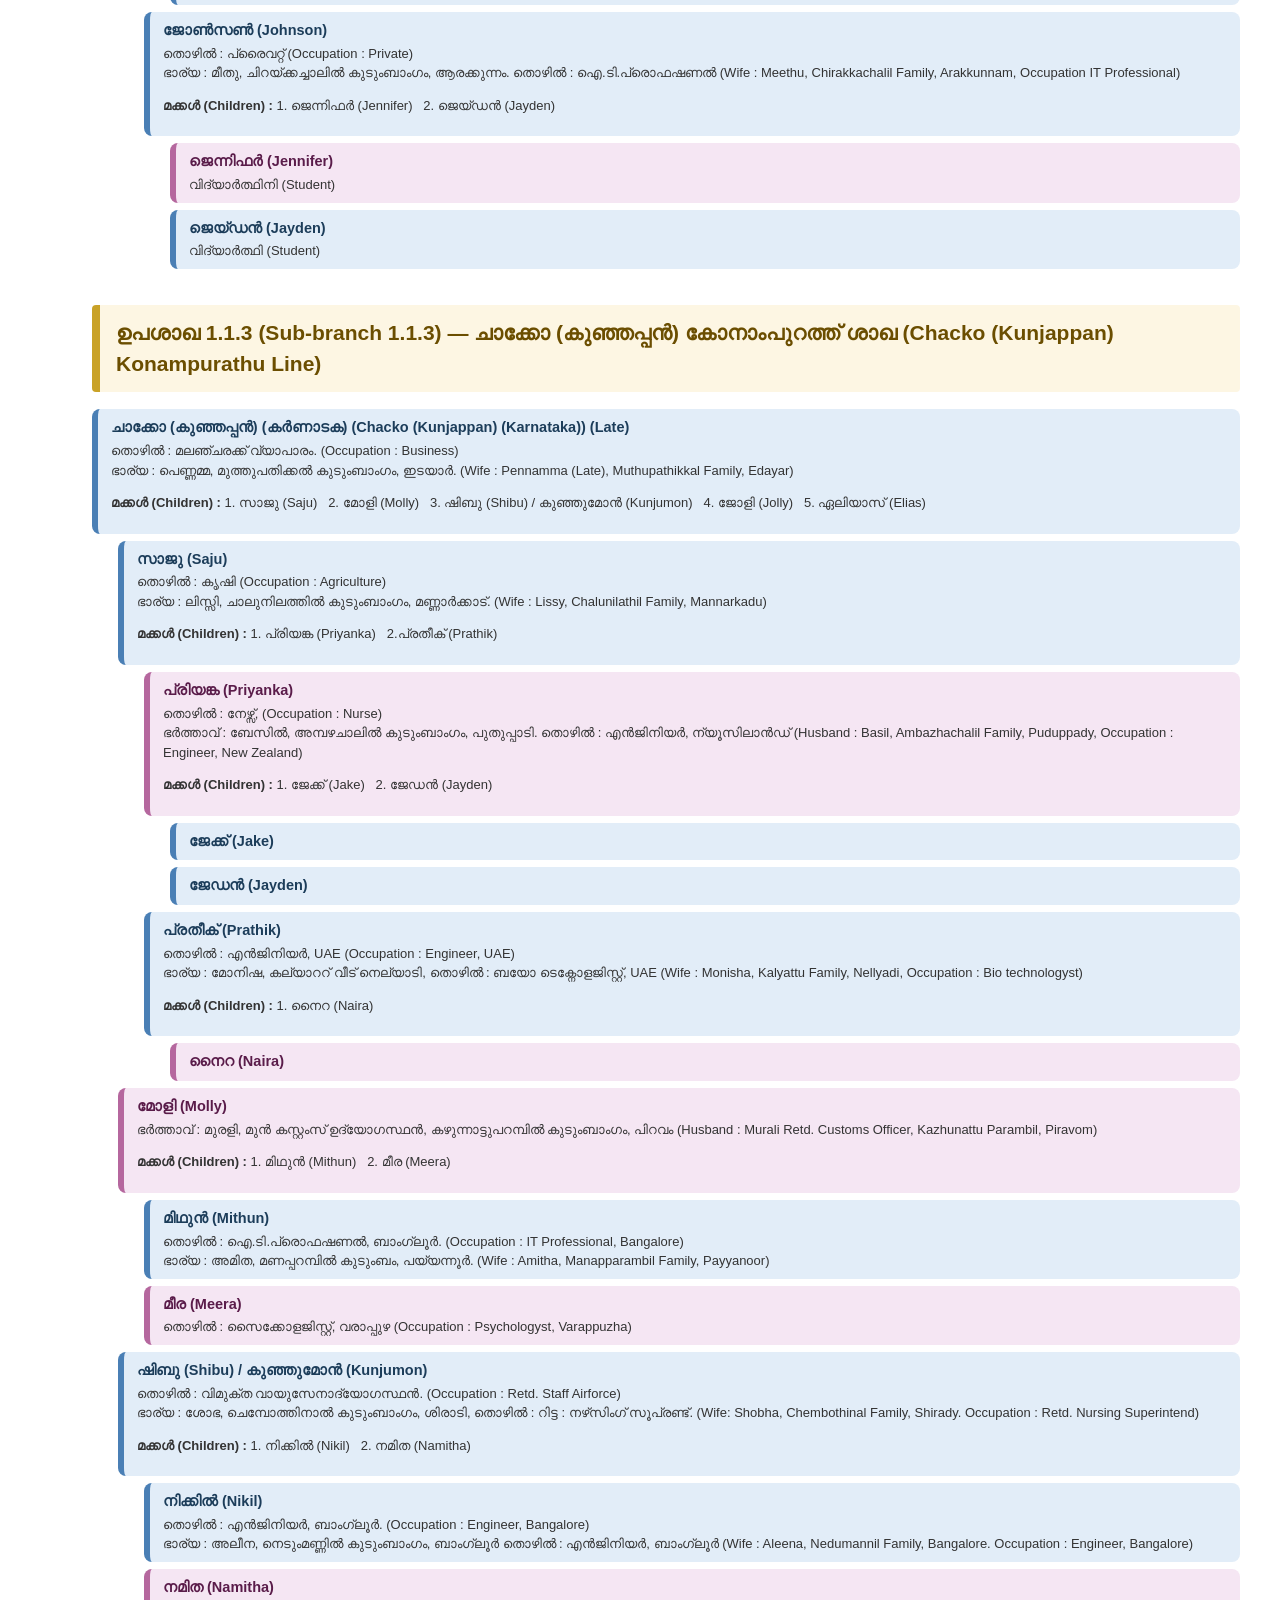
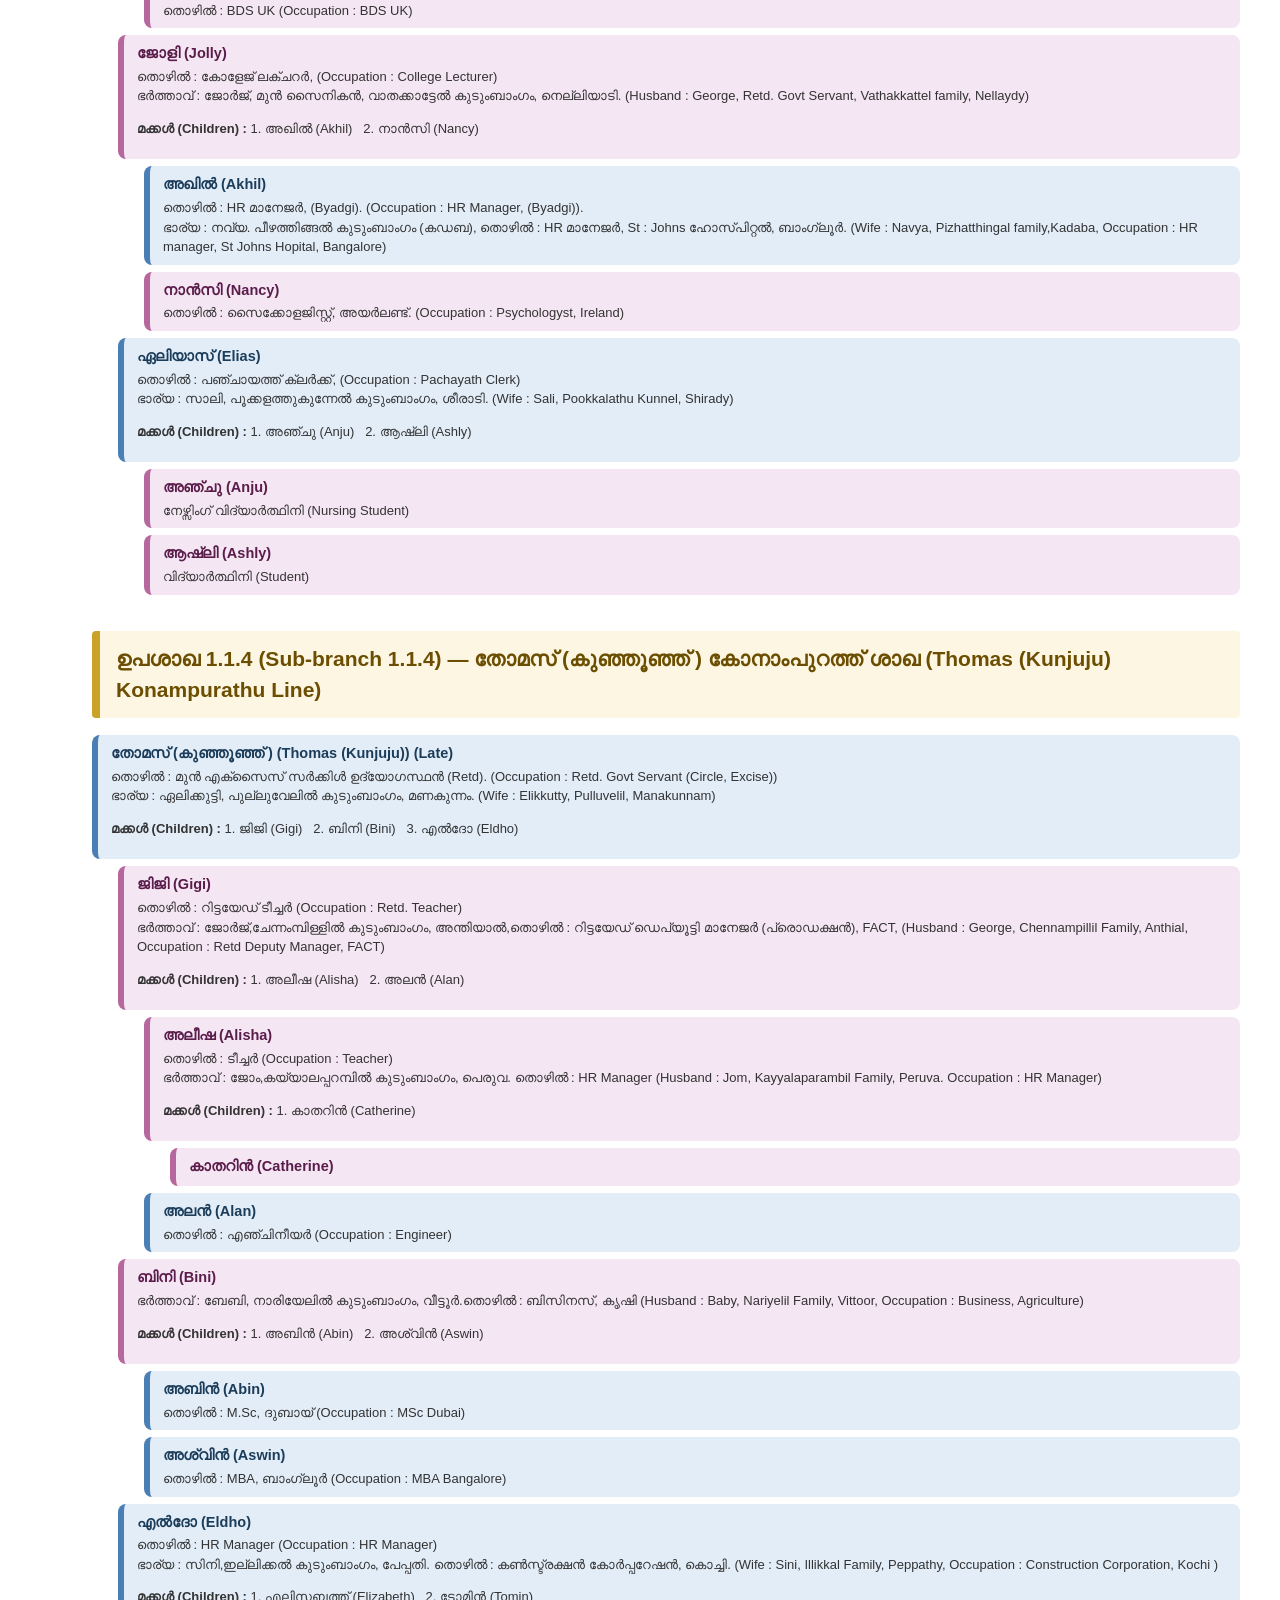
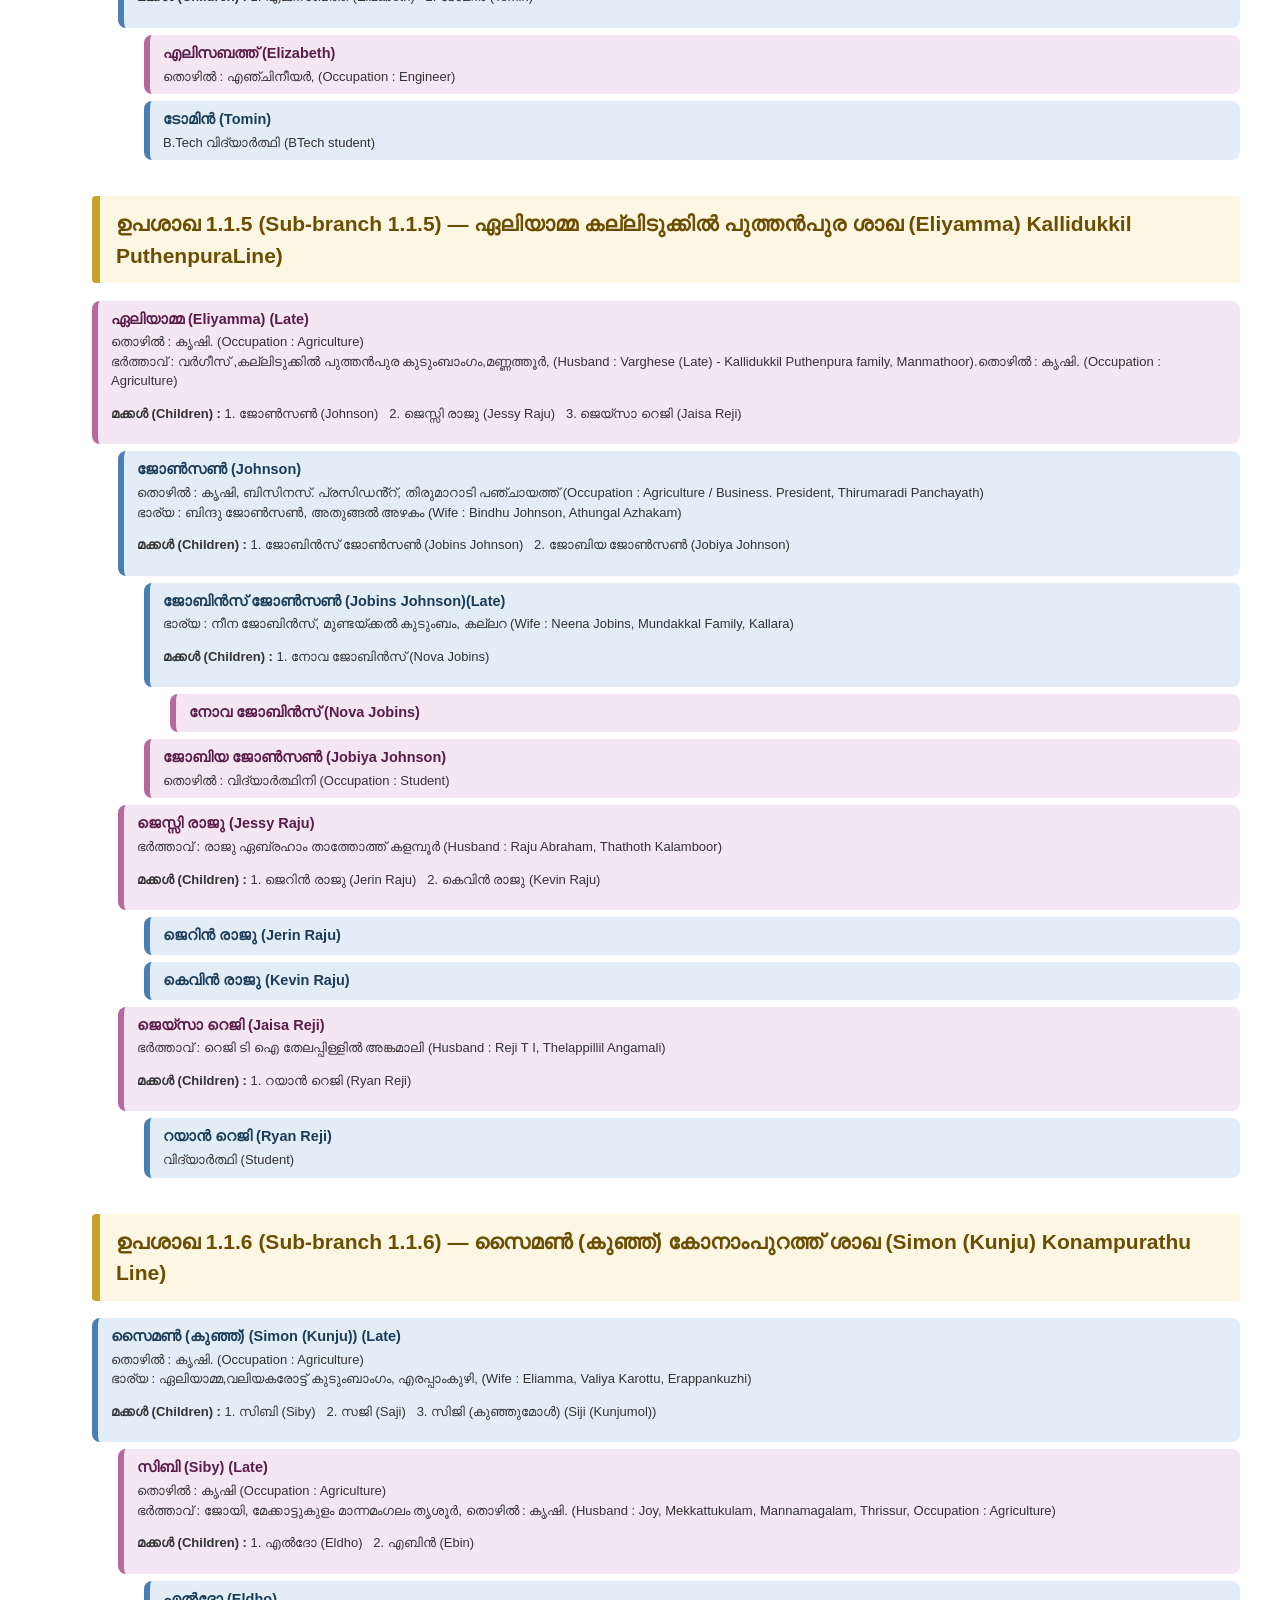
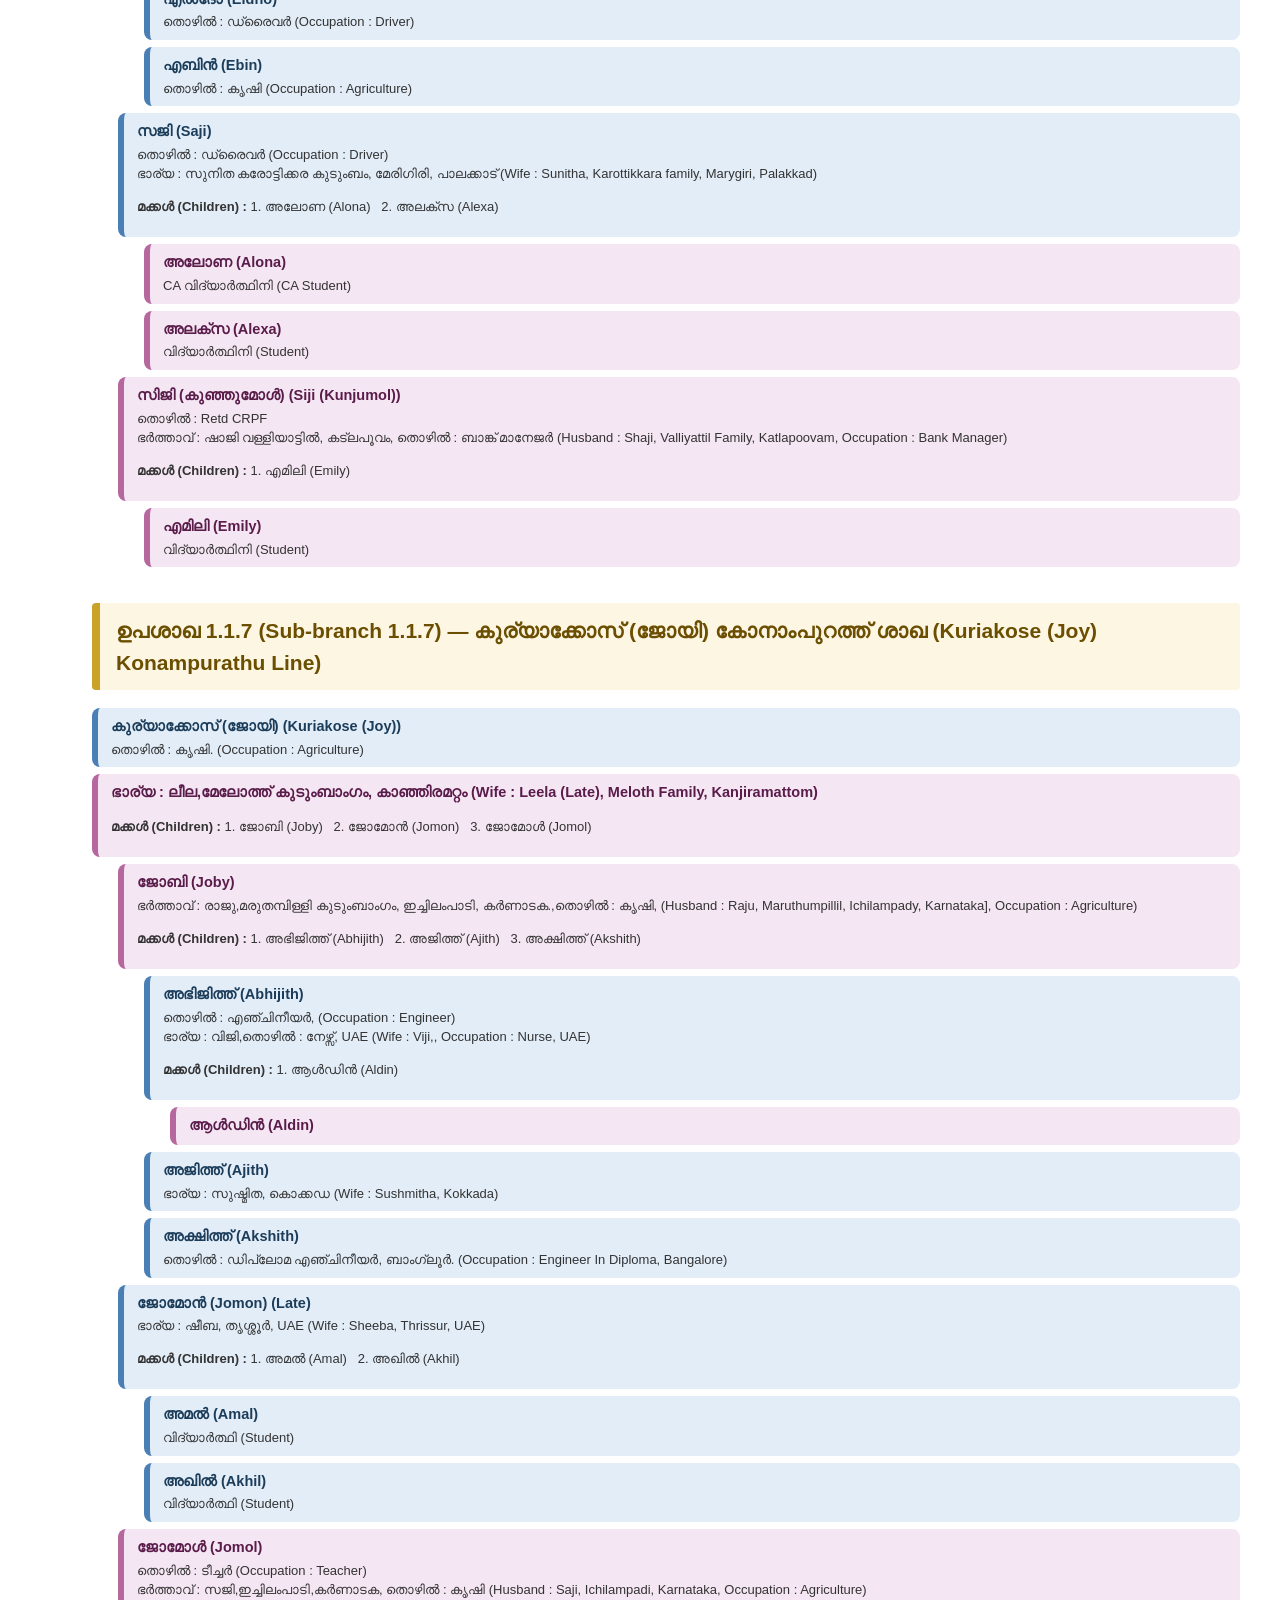
<file: family-tree-document.html>
﻿<!DOCTYPE html>
<html lang="ml">
<head>
<meta charset="UTF-8">
<meta name="viewport" content="width=device-width, initial-scale=1.0">
<title>കോനാംപുറത്ത് കുടുംബം — Family Tree Document</title>
<style>
:root{
 --male-bg:#e2edf8; --male-border:#4a7fb5; --male-text:#1c3d5a;
 --female-bg:#f5e6f3; --female-border:#b5679e; --female-text:#5a1c4a;
 --root-bg:#fdf6e3; --root-border:#c9a227; --ink:#2b2b2b; --muted:#6b6b6b;
 }
 *{box-sizing:border-box;}
 body{font-family:"Segoe UI","Noto Sans Malayalam",Tahoma,sans-serif;color:var(--ink);line-height:1.5;margin:0;background:#fff;padding:30px 40px;}
 header.doc-title{text-align:center;border-bottom:4px solid var(--root-border);padding-bottom:16px;margin-bottom:22px;}
 header.doc-title h1{margin:0 0 6px;font-size:30px;color:#7a5c00;}
 header.doc-title .subtitle{font-size:16px;color:var(--muted);}
.legend{display:flex;gap:18px;justify-content:center;flex-wrap:wrap;margin:16px 0 26px;}
.legend span{padding:5px 14px;border-radius:20px;font-size:14px;font-weight:600;border:1px solid transparent;}
.legend .male{background:var(--male-bg);color:var(--male-text);border-color:var(--male-border);}
.legend .female{background:var(--female-bg);color:var(--female-text);border-color:var(--female-border);}
.intro-box{background:var(--root-bg);border:1px solid var(--root-border);border-radius:8px;padding:14px 20px;margin-bottom:24px;}
.intro-box h2{margin-top:0;font-size:19px;color:#6b4e00;}
 h2.branch-title{background:var(--root-bg);border-left:8px solid var(--root-border);padding:12px 16px;font-size:21px;color:#6b4e00;border-radius:4px;margin-top:36px;page-break-after:avoid;}
.person{border-radius:8px;padding:8px 13px;margin:7px 0;border-left:6px solid;page-break-inside:avoid;}
.person.male{background:var(--male-bg);border-color:var(--male-border);}
.person.female{background:var(--female-bg);border-color:var(--female-border);}
.person .name{font-weight:700;font-size:14.5px;}
.person.male .name{color:var(--male-text);}
.person.female .name{color:var(--female-text);}
.person .detail{font-size:13px;color:#333;margin-top:2px;}
.indent-0{margin-left:0;}.indent-1{margin-left:26px;}.indent-2{margin-left:52px;}
.indent-3{margin-left:78px;}.indent-4{margin-left:104px;}.indent-5{margin-left:130px;}.indent-6{margin-left:156px;}
 header.doc-title .family-logo{max-width:180px;max-height:180px;width:auto;height:auto;margin:0 auto 14px;display:block;}
 header.doc-title .caption{font-size:14px;color:var(--muted);margin-top:10px;line-height:1.6;}
 @media print{
   body{padding:0 10px;}
   header.doc-title .family-logo{max-width:175px;max-height:175px;}
   /* Keep the whole header block together on one page */
   header.doc-title{ break-inside:avoid; page-break-inside:avoid; }
   header.doc-title, header.doc-title *{ break-inside:avoid; page-break-inside:avoid; }
   /* Start the intro box on a new page */
   .intro-box{ break-inside:avoid; page-break-inside:avoid; }
   .title-page{ min-height:100vh; display:flex; flex-direction:column; justify-content:center; align-items:center; break-inside:avoid; page-break-inside:avoid; break-after:page; page-break-after:always; }
   .title-page header.doc-title{ border-bottom:none; margin-bottom:18px; }
   .legend{ break-inside:avoid; page-break-inside:avoid; }
 }
</style>
</head>
<body>
<div class="title-page">
<header class="doc-title">
 <img class="family-logo" src="images/familylogonew.png" alt="Konampurathu family logo">
 <h1>കോനാംപുറത്ത് കുടുംബം</h1>
 <div class="subtitle">Konampurathu Family Tree &mdash; Genealogy Document</div>
 <div class="caption">A bilingual genealogical record &middot; മലയാളം (English)<br>September 2026</div>
</header>
</div>
<div class="intro-box">
 <h2>മൂലകുടുംബം : മൈലക്കുളം (കക്കാട്) (Ancestral Family : Mylakkulam (Kakkadu))</h2>
 <p><b>മാത്യു മൈലക്കുളം (Mathew Mylakkulam)</b> &mdash; തൊഴിൽ : കൃഷി, വൈദ്യം (Occupation : Agriculture, Medicine.)<br>ഭാര്യ : ഏലിയാമ്മ, കക്കാട്, കൂടുതൽ വിവരം ലഭ്യമല്ല  (Wife : Eliyamma, kakkad, No further details)</p>
 <p><b>മക്കൾ (Children) : </b> 1. ചാക്കോ കോനാംപുറത്ത്, പിറവം (Chacko, Konampurathu, Piravom) &nbsp; 2. പേര് അറിയില്ല, തണങ്ങാട്ട് (Name Unknown, Thanangattu, Mulanturuthi) &nbsp; 3. മങ്ക, മണപ്പുറം കുടുംബം, മണകുന്നം (Manka, Manappuram Family, Manakunnam) &nbsp; 4. തൊമ്മൻ, കിഴക്കേക്കര,  കുന്നപ്പിള്ളി, പെരുവ (Kizhakekkara, Kunnappilly, Peruva) &nbsp; 5. പത്രോസ് (Pathrose)</p>
</div>
<h2 class="branch-title">ശാഖ 1 (Branch 1) &mdash; ചാക്കോ, കോനാംപുറത്ത് കുടുംബം, പിറവം (Chacko, Konampurathu Family, Piravom)</h2>
<div class="person male indent-0"><div class="name">ചാക്കോ (Chacko) (Late)</div><div class="detail">തൊഴിൽ : കൃഷി, വൈദ്യം. (Occupation : Agriculture, Medicine)<br>ഭാര്യ : മറിയം കുരുവിള, പൂവത്തുങ്കൽ കുടുംബാംഗം, നാമക്കുഴി. (Wife : Mariyam Kuruvila,Poovathungal family, Namakkuzhi.)<br><p><b>മക്കൾ (Children) : </b> 1. തൊമ്മൻ ചാക്കോ, കോനാംപുറത്ത് (Thommen Chacko, Konampurathu ) &nbsp; 2. കുരുവിള ചാക്കോ, കോനാംപുറത്ത് (Kuruvila Chacko, Konampurathu)</p></div></div>

<h2 class="branch-title">ഉപശാഖ 1.1 (Sub-branch 1.1) &mdash; തൊമ്മൻ ചാക്കോ കോനാംപുറത്ത് ശാഖ (Thommen Chacko Konampurathu Line)</h2>
<div class="person male indent-1"><div class="name">തൊമ്മൻ ചാക്കോ (Thommen Chacko) (Late)</div><div class="detail">തൊഴിൽ : മലഞ്ചരക്ക് വ്യാപാരം. (Occupation : Business). <br>ഭാര്യ : അന്നമ്മ, വെള്ളുക്കാട്ടിൽ കുടുംബാംഗം, പിറവം. (Wife : Annamma, Vellukkatil, Piravom).(Late)<p><b>മക്കൾ (Children) : </b> 1. മറിയകുട്ടി തേക്കനാട്ട് (Mariyakutty Thekkanattu) &nbsp; 2. അന്നക്കുട്ടി മണപ്പാട്ട് (Annakutty Manappattu), &nbsp; 3. ചാക്കോ (കുഞ്ഞപ്പൻ) കോനാംപുറത്ത് (Chacko (Kunajppan), Konampurathu), &nbsp; 4.തോമസ് (കുഞ്ഞൂഞ്ഞ്) കോനാംപുറത്ത് (Thomas (Kunjuju) Konampurathu), &nbsp; 5.ഏലിയാമ്മ കല്ലിടുക്കിൽ പുത്തൻപുര (Eliyamma Kallidukkil Puthenpura), &nbsp; 6. സൈമൺ (കുഞ്ഞ്) കോനാംപുറത്ത് (Simon (Kunju) Konampurathu), &nbsp; 7. കുര്യാക്കോസ് (ജോയി) കോനാംപുറത്ത് (Kuriakose (Joy) Konampurathu), &nbsp; 8. ശുശാമ്മ മേപ്പാടത്ത് (Susamma Meppadathu), &nbsp; 9. വർഗീസ് (കുഞ്ഞ് വർക്കി) കോനാംപുറത്ത് (Varghese (Kunju Varkey) Konampurathu). </p></div></div>

<h2 class="branch-title indent-2">ഉപശാഖ 1.1.1 (Sub-branch 1.1.1) &mdash; മറിയകുട്ടി തേക്കനാട്ട് ശാഖ (Mariyakutty Thekkanattu Line)</h2>
<div class="person female indent-2"><div class="name">മറിയകുട്ടി (Mariyakutty) (Late)</div><div class="detail">തൊഴിൽ : കൃഷി. (Occupation : Agriculture ) <br>ഭർത്താവ് : എബ്രഹാം, തേക്കനാട്ട് കുടുംബാംഗം, പെരുവ. (കർണാടക). (Husband : Abraham, Thekkanattu, Peruva. (Karnataka)).(Late)<p><b>മക്കൾ (Children) : </b> 1. പൗലോസ് തേക്കനാട്ട് (Paulose Thekkanattu) &nbsp; 2. തങ്കമ്മ ഓക്കമറ്റം (Thankamma Okamattom), &nbsp; 3. അമ്മണി കുന്നത്ത് (Ammani Kunnathu), &nbsp; 4.തോമസ് (മാമച്ചൻ) തേക്കനാട്ട് (Thomas (Mamachen) Thekkanattu), &nbsp; 5.മേരി മേപ്പുറത്ത് (Mary Meppurathu), &nbsp; 6. സാജു തേക്കനാട്ട് (Saju Thekkanattu).</p></div></div>

<div class="person male indent-3"><div class="name">പൗലോസ് (Paulose) (Late)</div><div class="detail">തൊഴിൽ : കൃഷി. (Occupation : Agriculture) <br>ഭാര്യ : ചിന്നമ്മ, കാരമല കുടുംബം, ശീരാടി,(കർണാടക). (Wife : Chinnamma, Karamala Family, Shirady (Karnataka))<p><b>മക്കൾ (Children) : </b> 1. ജോയി (Joy) &nbsp; 2. ലെനിൻ (Lenin).</p></div></div>
<div class="person male indent-4"><div class="name">ജോയി (Joy)</div><div class="detail">തൊഴിൽ : കൃഷി. (Occupation : Agriculture)<br>ഭാര്യ : വത്സ ജോയി, കുറുപ്പംപടി. (Wife : Valsa Joy Kuruppam padi (Kerala))<p><b>മക്കൾ (Children) : </b> 1. ജിസ്വാ ജോയി (Jiswa Joy) &nbsp; 2. വിസിജ ജോയി (Visija Joy).</p></div></div>
<div class="person female indent-5"><div class="name">ജിസ്വാ ജോയി (Jiswa Joy)</div><div class="detail">തൊഴിൽ : വസ്ത്രവ്യാപാരം (Occupation : Business)<br>ഭർത്താവ് : ബേസിൽ പി. ജോയി, നെല്ലിമറ്റം, തൊഴിൽ : വെബ് ഡിസൈനർ, ദുബായ്. (Husband : Basil P Joy, Nellimattom, Occupation : Web Designer, Dubai)<p><b>മക്കൾ (Children) : </b> 1. റേവൻ സെറാ ബേസിൽ (Revan Sera Basil) &nbsp; 2. ബെല്ല എസ്ലി ബേസിൽ (Bella Esli Basil).</p></div></div>
<div class="person male indent-6"><div class="name">റേവൻ സെറാ ബേസിൽ (Revan Sera Basil)</div><div class="detail">വിദ്യാർത്ഥി (Student)</div></div>
<div class="person female indent-6"><div class="name">ബെല്ല എസ്ലി ബേസിൽ (Bella Esli Basil)</div></div>
<div class="person female indent-5"><div class="name">വിസിജ ജോയി (Visija Joy)</div><div class="detail">തൊഴിൽ : HR - ദുബായ് (Occupation : HR Dubai)</div></div>
<div class="person male indent-4"><div class="name">ലെനിൻ (Lenin) (Late)</div><div class="detail">തൊഴിൽ : മുൻ സൈനികൻ (Occupation : Retd Govt Servant)<br>ഭാര്യ : ജിനി ലെനിൻ, അടപ്പാട്ട് ഹൗസ്, എൻ.ആർ. പുര, തൊഴിൽ : ഓഡിറ്റർ - IOC ഫ്യൂവൽ സ്റ്റേഷൻ. (Wife : Jini Lenin, Adappatu House, N R Pura, Occupation : Auditor - IOC Fuel Station) <p><b>മക്കൾ (Children) : </b> 1. ശ്രദ്ധ (Shrudha) &nbsp; 2. ശ്രാവിൻ ലെനിൻ (Sravin Lenin).</div></div>
<div class="person female indent-5"><div class="name">ശ്രദ്ധ (Shrudha)</div><div class="detail">തൊഴിൽ : അധ്യാപിക (Occupation : Teacher)<br>ഭർത്താവ് : ശ്രേയസ് ഷാജി, കാനഡ (Husband : Shreyas Shaji, Canada)</div></div>
<div class="person male indent-5"><div class="name">ശ്രാവിൻ ലെനിൻ (Sravin Lenin)</div><div class="detail">വിദ്യാർത്ഥി (Student)</div></div>

<div class="person female indent-3"><div class="name">തങ്കമ്മ (Thankamma) (Late)</div><div class="detail">തൊഴിൽ : കൃഷി. (Occupation : Agriculture)<br>ഭർത്താവ് : മാത്യു, ഓക്കമറ്റം കുടുംബം, ശീരാടി,(കർണാടക) (Husband : Mathew (Late), Okkamattom Family, Shiradi (Karnataka)) <p><b>മക്കൾ (Children) : </b> 1. സാം മാത്യു (Sam Mathew) &nbsp; 2. ഷിബു മാത്യു (Shibu Mathew) &nbsp; 3. സുനി മാത്യു (Suni Mathew).</p></div></div>
<div class="person male indent-4"><div class="name">സാം മാത്യു (Sam Mathew) </div><div class="detail">തൊഴിൽ : എഞ്ചിനീയർ, ഒമാൻ (Occupation : Engineer, Oman) <br>ഭാര്യ : ആശ സാം, പെരുവ. (Wife : Asha Sam, Peruva)<p><b>മക്കൾ (Children) : </b> 1. മിന്നു സാം (Minnu Sam) &nbsp; 2. മന്യ സാം (Manya Sam).</p></div></div>
<div class="person female indent-5"><div class="name">മിന്നു സാം (Minnu Sam) </div><div class="detail">തൊഴിൽ : Pharm. D, കാനഡ (Occupation : Pharm D., Canada)<br>ഭർത്താവ് : സച്ചിൻ, കാനഡ. (Husband : Sachin, Canada)</div></div>
<div class="person female indent-5"><div class="name">മന്യ സാം (Manya Sam)</div><div class="detail">തൊഴിൽ : Bangalore (Occupation : Bangalore)</div></div>
<div class="person male indent-4"><div class="name">ഷിബു മാത്യു (Shibu Mathew) (Late)</div><div class="detail">തൊഴിൽ : എഞ്ചിനീയർ (Occupation : Engineer)<br>ഭാര്യ : മഞ്ജു ഷിബു, മുളന്തുരുത്തി. (Wife : Manju Shibu, Mulathuruthy)<p><b>മക്കൾ (Children) : </b> 1. മിൽന ഷിബു (Milna Shibu)</p></div></div>
<div class="person female indent-5"><div class="name">മിൽന ഷിബു (Milna Shibu)</div><div class="detail">വിദ്യാർത്ഥിനി, ഓസ്ട്രേലിയ (Student, Australia)</div></div>
<div class="person female indent-4"><div class="name">സുനി മാത്യു (Suni Mathew)</div><div class="detail">തൊഴിൽ : കൃഷി (Occupation : Agriculture)<br>ഭർത്താവ് : തങ്കച്ചൻ, തൃശൂർ. തൊഴിൽ : കൃഷി / ബിസിനസ്. (Husband : Thankachan (Late), Thrissur, Occupation : Agriculture / Business)<p><b>മക്കൾ (Children) : </b> 1. നിമിത തങ്കച്ചൻ (Nimitha Thankachan) &nbsp; 2. നിഖിത തങ്കച്ചൻ (Nikitha Thankachan) &nbsp; 3. നിമിഷ തങ്കച്ചൻ (Nimisha Thankachan). </p></div></div>
<div class="person female indent-5"><div class="name">നിമിത തങ്കച്ചൻ (Nimitha Thankachan)</div><div class="detail">തൊഴിൽ : ലാബ് ടെക്നീഷ്യൻ (Occupation : Lab Technician)</div></div>
<div class="person female indent-5"><div class="name">നിഖിത തങ്കച്ചൻ (Nikitha Thankachan)</div><div class="detail">തൊഴിൽ : MSW (Occupation : MSW)</div></div>
<div class="person female indent-5"><div class="name">നിമിഷ തങ്കച്ചൻ (Nimisha Thankachan)</div><div class="detail">തൊഴിൽ : നേഴ്സിംഗ് വിദ്യാർത്ഥിനി, ജർമ്മനി (Occupation : Nursing Student, Germany)</div></div>

<div class="person female indent-3"><div class="name">അമ്മണി (Ammini)</div><div class="detail"> തൊഴിൽ : കൃഷി. (Occupation : Agriculture)<br>ഭർത്താവ് : അബ്രഹാം,കുന്നത്ത് കുടുംബം (Husband : Abraham (Late), Kunnathu Family) <p><b>മക്കൾ (Children) : </b> 1. രാജേഷ് കെ. എ (Rajesh K. A) &nbsp; 2. അശോക് കെ. എ (Ashok K. A) &nbsp; 3. പ്രകാശ് കെ. എ (Prakash K. A) </p></div></div>
<div class="person male indent-4"><div class="name">രാജേഷ് കെ. എ (Rajesh K. A)</div><div class="detail">തൊഴിൽ : കൃഷി (Occupation : Agriculture)<br>ഭാര്യ : അനു രാജേഷ്, കോഴിച്ചാൽ (Wife : Anu Rajesh, Kozhichal) <p><b>മക്കൾ (Children) : </b> 1. പ്രജ്വൽ രാജേഷ് (Prijual Rajesh) &nbsp; 2.പ്രതീക്ഷ രാജേഷ് (Pratheeksha Rajesh)</div></div>
<div class="person male indent-5"><div class="name">പ്രജ്വൽ രാജേഷ് (Prijual Rajesh)</div><div class="detail">തൊഴിൽ : എഞ്ചിനീയർ, ബാംഗ്ലൂർ (Occupation : Engineer Bangalore) </div></div>
<div class="person female indent-5"><div class="name">പ്രതീക്ഷ രാജേഷ് (Pratheeksha Rajesh)</div><div class="detail">തൊഴിൽ : വിദ്യാർത്ഥിനി (Occupation : Student)</div></div>
<div class="person male indent-4"><div class="name">അശോക് കെ. എ (Ashok K. A)</div><div class="detail">തൊഴിൽ : എഞ്ചിനീയർ, ഒമാൻ (Occupation : Engineer, Oman)<br>ഭാര്യ : ഷൈലറ്റ് അശോക്, മംഗലാപുരം, തൊഴിൽ : ലക്ചറർ (Wife : Shilet Ashok,Mangalore. Occcupation : Lecturer) <p><b>മക്കൾ (Children) : </b> 1. ആരൂൺ അശോക് (Arun Ashok) &nbsp; 2.ആറിക് അശോക് (Arik Ashok)</p></div></div>
<div class="person male indent-5"><div class="name">ആരൂൺ അശോക് (Arun Ashok)</div><div class="detail">വിദ്യാർത്ഥി (Student)</div></div>
<div class="person male indent-5"><div class="name">ആറിക് അശോക് (Arik Ashok)</div><div class="detail">വിദ്യാർത്ഥി (Student)</div></div>
<div class="person male indent-4"><div class="name">പ്രകാശ് കെ. എ (Prakash K. A)</div><div class="detail">തൊഴിൽ : കൃഷി (Occupation : Agriculture)<br>ഭാര്യ : സൗമ്യാ, ബൈന്ദൂർ (Wife : Saumya Bindoor) <p><b>മക്കൾ (Children) : </b> 1. അനന്യ പ്രകാശ് (Ananya Prakash) &nbsp; 2. ബേസിൽ പ്രകാശ് (Basil Prakash)</p></div></div>
<div class="person female indent-5"><div class="name">അനന്യ പ്രകാശ് (Ananya Prakash)</div><div class="detail">വിദ്യാർത്ഥിനി (Student)</div></div>
<div class="person male indent-5"><div class="name">ബേസിൽ പ്രകാശ് (Basil Prakash)</div><div class="detail">വിദ്യാർത്ഥി (Student)</div></div>

<div class="person male indent-3"><div class="name">തോമസ് (മാമച്ചൻ) (Thomas (Mamachen))</div><div class="detail">തൊഴിൽ : കൃഷി (Occupation : Agriculture)<br>ഭാര്യ : ഏലിയാമ്മ, ചേന്നംമ്പിള്ളിൽ കുടുംബം, കർണാടക (Wife : Eliyamma, Chennampillil Family, Karnataka) <p><b>മക്കൾ (Children) : </b> 1. മനോജ് തോമസ് (Manoj Thomas) &nbsp; 2. വിനോദ് തോമസ് (Vinod Thomas) &nbsp; 3. പ്രമോദ് തോമസ് (Pramod Thomas)</p></div></div>
<div class="person male indent-4"><div class="name">മനോജ് തോമസ് (Manoj Thomas)</div><div class="detail">ഭാര്യ : ടീന, വയനാട് (Wife : Tina, Wayanad) <p><b>മക്കൾ (Children) : </b> 1. മെൽവിൻ മനോജ് (Melvin Manoj) &nbsp; 2. മിലൻ മനോജ് (Milan Manoj)</p></div></div>
<div class="person male indent-5"><div class="name">മെൽവിൻ മനോജ് (Melvin Manoj)</div><div class="detail">വിദ്യാർത്ഥി (Student)</div></div>
<div class="person male indent-5"><div class="name">മിലൻ മനോജ് (Milan Manoj)</div><div class="detail">വിദ്യാർത്ഥി (Student)</div></div>
<div class="person male indent-4"><div class="name">വിനോദ് തോമസ് (Vinod Thomas)</div><div class="detail">തൊഴിൽ : എഞ്ചിനീയർ, കാനഡ, (Occupation : Engineer, Canada)<br>ഭാര്യ : ആൻ മേരി വിനോദ്, പാമ്പാക്കുട, തൊഴിൽ : എഞ്ചിനീയർ, കാനഡ. (Wife : Ann Mary Vinod. Occcupation : Engineer, Canada)<p><b>മക്കൾ (Children) : </b> 1. ഈഡൻ വിനോദ് (Eden Vinod) &nbsp; 2. അരുവാൻ വിനോദ് (Aruvan Vinod) &nbsp; 3. ഇവ വിനോദ് (Eva Vinod)</p></div></div>
<div class="person male indent-5"><div class="name">ഈഡൻ വിനോദ് (Eden Vinod)</div><div class="detail">വിദ്യാർത്ഥി (Student)</div></div>
<div class="person male indent-5"><div class="name">അരുവാൻ വിനോദ് (Aruvan Vinod)</div><div class="detail">വിദ്യാർത്ഥി (Student)</div></div>
<div class="person female indent-5"><div class="name">ഇവ വിനോദ് (Eva Vinod)</div><div class="detail">വിദ്യാർത്ഥിനി (Student)</div></div>
<div class="person male indent-4"><div class="name">പ്രമോദ് തോമസ് (Pramod Thomas)</div><div class="detail">തൊഴിൽ : നേഴ്സ്, ഓസ്ട്രേലിയ (Occupation : Nurse, Australia)<br>ഭാര്യ : രമ്യ പ്രമോദ്, അടിമാലി, തൊഴിൽ : നേഴ്സ്, ഓസ്ട്രേലിയ (Wife : Remya Pramod, Adimali, Occupation : Nurse, Australia)<p><b>മക്കൾ (Children) : </b> 1. ആഞ്ചലീന പ്രമോദ് (Anjalina Pramod) &nbsp; 2. ഇവാൻ പ്രമോദ് (Evan Pramod)</p></div></div>
<div class="person female indent-5"><div class="name">ആഞ്ചലീന പ്രമോദ് (Anjalina Pramod)</div><div class="detail">വിദ്യാർത്ഥിനി (Student)</div></div>
<div class="person male indent-5"><div class="name">ഇവാൻ പ്രമോദ് (Evan Pramod)</div><div class="detail">വിദ്യാർത്ഥി (Student)</div></div>

<div class="person female indent-3"><div class="name">മേരി (Mary)</div><div class="detail">തൊഴിൽ : കൃഷി (occupation : Agriculture) <br>ഭർത്താവ് : ഈപ്പൻ, (തമ്പി), മേപ്പുറത്ത് കുടുംബം, ഇച്ചിലംപാടി (Husband : Eapen (Thamby), Meppurathu Family, Ichilampadi Karnataka)<p><b>മക്കൾ (Children) : </b> 1. മിനി ഈപ്പൻ (Mini Eapen) &nbsp; 2. റേനി ഈപ്പൻ (Reni Eapen) &nbsp; 3. ചാൾസ് ഈപ്പൻ (Charles Eapen)</p> </div></div>
<div class="person female indent-4"><div class="name">മിനി ഈപ്പൻ (Mini Eapen) </div><div class="detail">വീട്ടമ്മ– ബാംഗ്ലൂർ (House Wife, Bangalore) <br>ഭർത്താവ് : ജിജി മണി, അടപ്പാട്ട്, എൻ.ആർ. പുര, തൊഴിൽ : അക്കൗണ്ടന്റ്, ബാംഗ്ലൂർ. (Husband : Jiji Mani, Adappattu, N R Pura Occupation : Accountant, Bangalore)<p><b>മക്കൾ (Children) : </b> 1. മിൻജു ജിജി (Minju Jiji) &nbsp; 2. ആയുഷ് ജിജി (Ayush Jiji)</p></div></div>
<div class="person female indent-5"><div class="name">മിൻജു ജിജി (Minju Jiji)</div><div class="detail">തൊഴിൽ : എഞ്ചിനീയർ, ഓസ്ട്രേലിയ. (Occupation : Engineer, Australia)</div></div>
<div class="person male indent-5"><div class="name">ആയുഷ് ജിജി (Ayush Jiji)</div><div class="detail">വിദ്യാർത്ഥി (Student)</div></div>
<div class="person male indent-4"><div class="name">റേനി ഈപ്പൻ (Reni Eapen)</div><div class="detail">തൊഴിൽ : ഇലക്ട്രിക്കൽ സൂപ്പർവൈസർ, ദുബായ്. (Occupation : Electrical Supervisor, Dubai).<br>ഭാര്യ : സ്മിത റേനി എൻ.ആർ. പുര, തൊഴിൽ : നേഴ്സ്,. (Wife : Smitha Reni, NR Pura Occcupation : Nurse)<p><b>മക്കൾ (Children) : </b> 1. അലൈന (Alaina) &nbsp; 2. അൽവിന (Alvina)</p></div></div>
<div class="person female indent-5"><div class="name">അലൈന (Alaina)</div><div class="detail">വിദ്യാർത്ഥിനി (Student)</div></div>
<div class="person female indent-5"><div class="name">അൽവിന (Alvina)</div><div class="detail">വിദ്യാർത്ഥിനി (Student)</div></div>
<div class="person male indent-4"><div class="name">ചാൾസ് ഈപ്പൻ (Charles Eapen)</div><div class="detail">തൊഴിൽ : HSE ഓഫീസർ, റെയിൽവേ,UK (Occupation : HSE Officer, Railway, UK)<br>ഭാര്യ : ഡൈന ചാൾസ്, നെല്ലിയാടി. UK (Wife : Daina charles, Nellyadi, UK)<p><b>മക്കൾ (Children) : </b> 1. അഡ്വിൻ (Adwin) &nbsp; 2. അഡ്ലിൻ (Adlin)</p></div></div>
<div class="person male indent-5"><div class="name">അഡ്വിൻ (Adwin)</div><div class="detail">വിദ്യാർത്ഥി (Student)</div></div>
<div class="person male indent-5"><div class="name">അഡ്ലിൻ (Adlin)</div><div class="detail">വിദ്യാർത്ഥി (Student)</div></div>

<div class="person male indent-3"><div class="name">സാജു (Saju)</div><div class="detail">തൊഴിൽ : ടെക്നിക്കൽ മാനേജർ, ബഹ്റൈൻ (Occupation : Technical Manager, Bahrin)<br>ഭാര്യ : മിനി സാജു, അടപ്പാട്ട്, N R പുര തൊഴിൽ : വീട്ടമ്മ, N R പുര. (Wife : Mini Saju, Adappathu, N RN Pura, Occupation : House Wife)<p><b>മക്കൾ (Children) : </b> 1. മെറിൻ സാജു (Merin Saju) &nbsp; 2. ജെറിൻ സാജു (Jerin Saju)</p></div></div>
<div class="person female indent-4"><div class="name">മെറിൻ സാജു (Merin Saju)</div><div class="detail">തൊഴിൽ : ഹെൽത്ത് ഇൻഫോർമാറ്റിക്, UK (Occupation : Health informatic, UK)<br>ഭർത്താവ് : നിതിൻ ജിമ്മി, കാഞ്ഞക്കാട്. തൊഴിൽ : മെഷിനിസ്റ്റ്,UK. (Husband : Nithin Jimmy, Kanhjangadu, Occupation : Machinist, UK)<p><b>മക്കൾ (Children) : </b> 1. ജൊനാഥൻ ജിമ്മി (Johnathan Jimmy) &nbsp; 2. മാർസെല്ല ജിമ്മി (Marcella Jimmy)</p></div></div>
<div class="person male indent-5"><div class="name">ജൊനാഥൻ ജിമ്മി (Johnathan Jimmy)</div></div>
<div class="person female indent-5"><div class="name">മാർസെല്ല ജിമ്മി (Marcella Jimmy)</div></div>
<div class="person male indent-4"><div class="name">ജെറിൻ സാജു (Jerin Saju)</div><div class="detail">തൊഴിൽ : എഞ്ചിനീയർ, കാനഡ (Occupation : Engineer, Canada).<br>ഭാര്യ : ടീന ജെറിൻ, നെല്ലിയാടി തൊഴിൽ : ലോജിസ്റ്റിക് കോർഡിനേറ്റർ, കാനഡ. (Wife : Teena Jerin, Nellyadi Occcupation : Logistic Cordinator)</div></div>

<h2 class="branch-title indent-2">ഉപശാഖ 1.1.2 (Sub-branch 1.1.2) &mdash; അന്നക്കുട്ടി മണപ്പാട്ട്  ശാഖ (Annakutty Manappattu Line)</h2>
<div class="person female indent-2"><div class="name">അന്നക്കുട്ടി (Annakutty)(Late) </div><div class="detail">തൊഴിൽ : കൃഷി. (Occupation : Agriculture) <br>ഭർത്താവ് : ഉലഹന്നാൻ എം. യു (കുഞ്ഞപ്പൻ),മണപ്പാട്ട് കുടുംബാംഗം, കക്കാട്. (Husband : Ulahannan M U (Kunjappan)(Late), Manappattu, Kakkad),തൊഴിൽ : കൃഷി. (Occupation : Agriculture) <p><b>മക്കൾ (Children) : </b> 1. ജോൺ (John) &nbsp; 2. തോമസ് (Thomas) &nbsp; 3. തങ്ക (Thanka) / ഏലിയാമ്മ (Eliyamma) &nbsp; 4. ചിന്നമ്മ (Chinnamma)</p></div></div>

<div class="person male indent-3"><div class="name">ജോൺ (John)</div><div class="detail">തൊഴിൽ : മുൻ സൈനികൻ (Occupation : Retd. Govt Servant)<br>ഭാര്യ : കുഞ്ഞന്നാമ്മ, തോട്ടുപുറത്ത് കുടുംബാംഗം.മുളക്കുളം. (Wife : Kujannamma, Thottupurathu Family, Mulakkulam) <p><b>മക്കൾ (Children) : </b> 1. ജോമോൾ (Jomol) &nbsp; 2. ജിജോമോൾ (Jijomol)</p></div></div>
<div class="person female indent-4"><div class="name">ജോമോൾ (Jomol)</div><div class="detail">തൊഴിൽ : നേഴ്സ്,, UK (Occupation : Nurse, UK)<br>ഭർത്താവ് : മധു മാമൻ, UK, ചേലായ്ക്കാമറ്റം കുടുംബാംഗം, മാറാടി (Husband : Madhu Mammen, Chelakkamattam Family, Marady) <p><b>മക്കൾ (Children) : </b> 1. ജെഫ്രി (Jeffry) &nbsp; 2. എഫ്രയിം (Ephraim)</p></div></div>
<div class="person male indent-5"><div class="name">ജെഫ്രി (Jeffry)</div><div class="detail">വിദ്യാർത്ഥി (Student)</div></div>
<div class="person male indent-5"><div class="name">എഫ്രയിം (Ephraim)</div><div class="detail">വിദ്യാർത്ഥി (Student)</div></div>
<div class="person female indent-4"><div class="name">ജിജോമോൾ (Jijomol)</div><div class="detail">തൊഴിൽ : നേഴ്സ്,, ഓസ്ട്രേലിയ (Occupation : Nurse, Australia)<br>ഭർത്താവ് : ഷെറിൽ സ്‌കറിയ, ഓസ്ട്രേലിയ, പട്ടരുമഠം കുടുംബാംഗം, പാലക്കുഴ. (Husband : Sheril Skaria, Australia, Pattarumadam family, Palakkuzha)<p><b>മക്കൾ (Children) : </b> 1. ഏഞ്ചല (Angela) &nbsp; 2. ആൻലിയ (Anlia)</p></div></div>
<div class="person female indent-5"><div class="name">ഏഞ്ചല (Angela)</div><div class="detail">വിദ്യാർത്ഥിനി (Student)</div></div>
<div class="person female indent-5"><div class="name">ആൻലിയ (Anlia)</div><div class="detail">വിദ്യാർത്ഥിനി (Student)</div></div>

<div class="person male indent-3"><div class="name">തോമസ് (Thomas)</div><div class="detail">തൊഴിൽ : മുൻ സൈനികൻ (Occupation : Retd. Govt Servant)<br>ഭാര്യ : സൂസി, വെളിയിൽ കുടുംബാംഗം, ഉദയനാപുരം, വൈക്കം. (Wife : Susy, Veliyil Family, Udayanapuram, Vaikom) <p><b>മക്കൾ (Children) : </b> 1. റ്റിസി (Tissy) &nbsp; 2. റ്റിനി (Tinny) &nbsp; 3.ഫാ. എൽദോ മണപ്പാട്ട് (Rev. Fr. Eldho Manappattu)</p></div></div>
<div class="person female indent-4"><div class="name">റ്റിസി (Tissy)</div><div class="detail">തൊഴിൽ : ടീച്ചർ, (Occupation : Teacher)<br>ഭർത്താവ് : അനിൽ സക്കറിയ, കോളങ്ങാത്ത് കുടുംബാംഗം, പുളിക്കമാലി.തൊഴിൽ : ടീച്ചർ (Husband : Anil Skaria. Kolangathu Family, Pulikkamali, Occupation : Teacher) <p><b>മക്കൾ (Children) : </b> 1. ഏഞ്ചലിന (Angelina) &nbsp; 2. ഏഞ്ചലിയ (Angelia)</p></div></div>
<div class="person female indent-5"><div class="name">ഏഞ്ചലിന (Angelina)</div><div class="detail">വിദ്യാർത്ഥിനി (Student)</div></div>
<div class="person female indent-5"><div class="name">ഏഞ്ചലിയ (Angelia)</div><div class="detail">വിദ്യാർത്ഥിനി (Student)</div></div>
<div class="person female indent-4"><div class="name">റ്റിനി (Tinny) </div><div class="detail">തൊഴിൽ : ഫാർമസിസ്റ്റ്, UK (Occupation : Pharmacist, UK)<br>ഭർത്താവ് : എൽദോ മാത്യു, കാവലേലിൽ കുടുംബാംഗം, കുരുവിള സിറ്റി, രാജകുമാരി. തൊഴിൽ : ഐ.ടി.പ്രൊഫഷണൽ , UK (Husband : Eldho Mathew, Kavalelil Family, Kuruvila City, Rajakumari.Occupation : IT Professional, UK)<p><b>മക്കൾ (Children) : </b> 1. റൂബേൻ (Reuben) &nbsp; 2. നെയ്തൻ (Neythan) &nbsp; 3. ജോസ് (Jose)</p>  </div></div>
<div class="person male indent-5"><div class="name">റൂബേൻ (Reuben)</div><div class="detail">വിദ്യാർത്ഥി (Student)</div></div>
<div class="person male indent-5"><div class="name">നെയ്തൻ (Neythan)</div><div class="detail">വിദ്യാർത്ഥി (Student)</div></div>
<div class="person male indent-5"><div class="name">ജോസ് (Jose)</div><div class="detail">വിദ്യാർത്ഥി (Student)</div></div>
<div class="person male indent-4"><div class="name">ഫാ. എൽദോ മണപ്പാട്ട് (Rev. Father Eldho Manappattu)</div><div class="detail">ഭാര്യ : ബെറ്റ്സി, നാൻചിറയിൽ കുടുംബാംഗം, വാളകം.തൊഴിൽ : ടീച്ചർ, (Wife : Betsy, Nanchirayil Family, Valakom. Occupation : Teacher) <p><b>മക്കൾ (Children) : </b> 1. യോഹാൻ (Yohan) &nbsp; 2. ഏദൻ (Eden)</p></div></div>
<div class="person male indent-5"><div class="name">യോഹാൻ (Yohan)</div><div class="detail">വിദ്യാർത്ഥി (Student)</div></div>
<div class="person male indent-5"><div class="name">ഏദൻ (Eden)</div></div>

<div class="person female indent-3"><div class="name">തങ്ക (Thanka) / ഏലിയാമ്മ (Eliyamma)</div><div class="detail">ഭർത്താവ് : മാർക്കോസ്. റ്റി. എ,  താത്തോത്ത് കുടുംബാംഗം, കളമ്പൂർ. (Husband : Markose T. A (Late), Tathoth, Kalamboor) <p><b>മക്കൾ (Children) : </b> 1. സ്മിത (Smitha) &nbsp; 2. സുമിത്ത് (Sumith) &nbsp; 3. അനു (Anu)</p></div></div>
<div class="person female indent-4"><div class="name">സ്മിത (Smitha)</div><div class="detail">തൊഴിൽ : നേഴ്സ്, ഓസ്ട്രേലിയ (Occupation : Nurse, Australia)<br>ഭർത്താവ് : ജോണി വർഗീസ്, മൈലാടിക്കുന്നേൽ കുടുംബാംഗം, കിഴകൊമ്പ്, തൊഴിൽ : എഞ്ചിനീയർ, ഓസ്ട്രേലിയ (Husband : Johny Varghese, Myladikunnel Family, Kizhakombu, Occupation : Engineer, Australia) <p><b>മക്കൾ (Children) : </b> 1. ജോഹൻ (Johan) &nbsp; 2. ഒലിവിയ (Olivia)</p></div></div>
<div class="person male indent-5"><div class="name">ജോഹൻ (Johan)</div><div class="detail">വിദ്യാർത്ഥി (Student)</div></div>
<div class="person female indent-5"><div class="name">ഒലിവിയ (Olivia)</div><div class="detail">വിദ്യാർത്ഥിനി (Student)</div></div>
<div class="person male indent-4"><div class="name">സുമിത്ത് (Sumith)</div><div class="detail">തൊഴിൽ : എഞ്ചിനീയർ,ഖത്തർ (Occupation : Engineer, Qatar)<br>ഭാര്യ : ലിയോണ, മൂത്താനിച്ചിറയിൽ കുടുംബാംഗം, പിറവം.തൊഴിൽ : നേഴ്സ്, ഖത്തർ, (Wife : Leona, Muthanichirayil Family, Piravom.Occupation : Nurse, Qatar) <p><b>മക്കൾ (Children) : </b> 1. ആൽഡ്രിൻ (Aldrin) &nbsp; 2. എയ്റോൺ (Airon)</p></div></div>
<div class="person male indent-5"><div class="name">ആൽഡ്രിൻ (Aldrin)</div><div class="detail">വിദ്യാർത്ഥി (Student)</div></div>
<div class="person male indent-5"><div class="name">എയ്റോൺ (Airon)</div><div class="detail">വിദ്യാർത്ഥി (Student)</div></div>
<div class="person female indent-4"><div class="name">അനു (Anu)</div><div class="detail">തൊഴിൽ : ഐ.ടി.പ്രൊഫഷണൽ, കാനഡ (Occupation : IT Professional, Canada)<br>ഭർത്താവ് : ജെസ്സ് പോൾ, കാനഡ, കൊച്ചുപറമ്പിൽ കുടുംബാംഗം, മുളന്തുരുത്തി. (Husband : Jes Paul, Canada, Kochparambil family, Mulathuruthy) <p><b>മക്കൾ (Children) : </b> 1. എസക്കിയേൽ (Ezekiel)</p></div></div>
<div class="person male indent-5"><div class="name">എസക്കിയേൽ (Ezekiel)</div><div class="detail">വിദ്യാർത്ഥി (Student)</div></div>

<div class="person female indent-3"><div class="name">ചിന്നമ്മ (Chinnamma)</div><div class="detail">ഭർത്താവ് : ജേക്കബ്,തുമ്പയിൽ കുടുംബാംഗം, പിറവം. (Husband : Jacob, Thumayil Piravom ) <p><b>മക്കൾ (Children) : </b> 1. ജാക്സൺ (Jackson) &nbsp; 2. ജോൺസൺ (Johnson)</p></div></div>
<div class="person male indent-4"><div class="name">ജാക്സൺ (Jackson)</div><div class="detail">ഭാര്യ : അനു,പെരിങ്ങാമല കുടുംബാംഗം, പിറവം. തൊഴിൽ : നേഴ്സ് (Wife : Anu, Peringamalayil Family, Piravom, Occupation : Nurse Australia) <p><b>മക്കൾ (Children) : </b> 1. ജുവാൻ (Juvaan) &nbsp; 2. ജാക്ലിൻ (Jacklin) &nbsp; 3. ജെറോൺ (Jeron)</p></div></div>
<div class="person male indent-5"><div class="name">ജുവാൻ (Juvaan)</div><div class="detail">വിദ്യാർത്ഥി (Student)</div></div>
<div class="person female indent-5"><div class="name">ജാക്ലിൻ (Jacklin)</div><div class="detail">വിദ്യാർത്ഥിനി (Student)</div></div>
<div class="person male indent-5"><div class="name">ജെറോൺ (Jeron)</div><div class="detail">വിദ്യാർത്ഥി (Student)</div></div>
<div class="person male indent-4"><div class="name">ജോൺസൺ (Johnson)</div><div class="detail">തൊഴിൽ : പ്രൈവറ്റ് (Occupation : Private)<br>ഭാര്യ : മീതു, ചിറയ്ക്കച്ചാലിൽ കുടുംബാംഗം, ആരക്കുന്നം. തൊഴിൽ : ഐ.ടി.പ്രൊഫഷണൽ (Wife : Meethu, Chirakkachalil Family, Arakkunnam, Occupation IT Professional) <p><b>മക്കൾ (Children) : </b> 1. ജെന്നിഫർ (Jennifer) &nbsp; 2. ജെയ്ഡൻ (Jayden)</p></div></div>
<div class="person female indent-5"><div class="name">ജെന്നിഫർ (Jennifer)</div><div class="detail">വിദ്യാർത്ഥിനി (Student)</div></div>
<div class="person male indent-5"><div class="name">ജെയ്ഡൻ (Jayden)</div><div class="detail">വിദ്യാർത്ഥി (Student)</div></div>

<h2 class="branch-title indent-2">ഉപശാഖ 1.1.3 (Sub-branch 1.1.3) &mdash; ചാക്കോ (കുഞ്ഞപ്പൻ) കോനാംപുറത്ത്  ശാഖ (Chacko (Kunjappan) Konampurathu Line)</h2>
<div class="person male indent-2"><div class="name">ചാക്കോ (കുഞ്ഞപ്പൻ) (കർണാടക) (Chacko (Kunjappan) (Karnataka)) (Late)</div><div class="detail">തൊഴിൽ : മലഞ്ചരക്ക് വ്യാപാരം. (Occupation : Business)<br>ഭാര്യ : പെണ്ണമ്മ,  മുത്തുപതിക്കൽ കുടുംബാംഗം, ഇടയാർ. (Wife : Pennamma (Late), Muthupathikkal Family, Edayar) <p><b>മക്കൾ (Children) : </b> 1. സാജു (Saju) &nbsp; 2. മോളി (Molly) &nbsp; 3. ഷിബു (Shibu) / കുഞ്ഞുമോൻ (Kunjumon) &nbsp; 4. ജോളി (Jolly) &nbsp; 5. ഏലിയാസ് (Elias)</p></div></div>
<div class="person male indent-3"><div class="name">സാജു (Saju)</div><div class="detail">തൊഴിൽ : കൃഷി (Occupation : Agriculture)<br>ഭാര്യ : ലിസ്സി, ചാലുനിലത്തിൽ കുടുംബാംഗം, മണ്ണാർക്കാട്. (Wife : Lissy, Chalunilathil Family, Mannarkadu)<p><b>മക്കൾ (Children) : </b> 1. പ്രിയങ്ക (Priyanka) &nbsp; 2.പ്രതീക് (Prathik)</p></div></div>
<div class="person female indent-4"><div class="name">പ്രിയങ്ക (Priyanka)</div><div class="detail">തൊഴിൽ : നേഴ്സ്, (Occupation : Nurse)<br>ഭർത്താവ് : ബേസിൽ, അമ്പഴചാലിൽ കുടുംബാംഗം, പുതുപ്പാടി. തൊഴിൽ : എൻജിനിയർ, ന്യൂസിലാൻഡ് (Husband : Basil, Ambazhachalil Family, Puduppady, Occupation : Engineer, New Zealand)<p><b>മക്കൾ (Children) : </b> 1. ജേക്ക് (Jake) &nbsp; 2. ജേഡൻ (Jayden)</p></div></div>
<div class="person male indent-5"><div class="name">ജേക്ക് (Jake)</div></div>
<div class="person male indent-5"><div class="name">ജേഡൻ (Jayden)</div></div>
<div class="person male indent-4"><div class="name">പ്രതീക് (Prathik)</div><div class="detail">തൊഴിൽ : എൻജിനിയർ, UAE (Occupation : Engineer, UAE)<br>ഭാര്യ : മോനിഷ, കല്യാററ് വീട് നെല്യാടി, തൊഴിൽ : ബയോ ടെക്നോളജിസ്റ്റ്, UAE (Wife : Monisha, Kalyattu Family, Nellyadi, Occupation : Bio technologyst) <p><b>മക്കൾ (Children) : </b> 1. നൈറ (Naira)</p></div></div>
<div class="person female indent-5"><div class="name">നൈറ (Naira)</div></div>
<div class="person female indent-3"><div class="name">മോളി (Molly)</div><div class="detail">ഭർത്താവ് : മുരളി, മുൻ കസ്റ്റംസ് ഉദ്യോഗസ്ഥൻ, കഴുന്നാട്ടുപറമ്പിൽ കുടുംബാംഗം, പിറവം (Husband : Murali Retd. Customs Officer, Kazhunattu Parambil, Piravom) <p><b>മക്കൾ (Children) : </b> 1. മിഥുൻ (Mithun) &nbsp; 2. മീര (Meera)</p></div></div>
<div class="person male indent-4"><div class="name">മിഥുൻ (Mithun)</div><div class="detail">തൊഴിൽ : ഐ.ടി.പ്രൊഫഷണൽ, ബാംഗ്ലൂർ. (Occupation : IT Professional, Bangalore)<br>ഭാര്യ : അമിത, മണപ്പറമ്പിൽ കുടുംബം, പയ്യന്നൂർ. (Wife : Amitha, Manapparambil Family, Payyanoor)</div></div>
<div class="person female indent-4"><div class="name">മീര (Meera)</div><div class="detail">തൊഴിൽ : സൈക്കോളജിസ്റ്റ്, വരാപ്പുഴ (Occupation : Psychologyst, Varappuzha)</div></div>
<div class="person male indent-3"><div class="name">ഷിബു (Shibu) / കുഞ്ഞുമോൻ (Kunjumon) </div><div class="detail">തൊഴിൽ : വിമുക്ത വായുസേനാദ്യോഗസ്ഥൻ. (Occupation : Retd. Staff Airforce)<br>ഭാര്യ : ശോഭ, ചെമ്പോത്തിനാൽ കുടുംബാംഗം, ശിരാടി, തൊഴിൽ : റിട്ട : നഴ്‌സിംഗ് സൂപ്രണ്ട്. (Wife: Shobha, Chembothinal Family, Shirady. Occupation : Retd. Nursing Superintend) <p><b>മക്കൾ (Children) : </b> 1. നിക്കിൽ (Nikil) &nbsp; 2. നമിത (Namitha)</p></div></div>
<div class="person male indent-4"><div class="name">നിക്കിൽ (Nikil) </div><div class="detail">തൊഴിൽ : എൻജിനിയർ, ബാംഗ്ലൂർ. (Occupation : Engineer, Bangalore)<br>ഭാര്യ : അലീന, നെടുംമണ്ണിൽ കുടുംബാംഗം, ബാംഗ്ലൂർ തൊഴിൽ : എൻജിനിയർ, ബാംഗ്ലൂർ (Wife : Aleena, Nedumannil Family, Bangalore. Occupation : Engineer, Bangalore)</div></div>
<div class="person female indent-4"><div class="name">നമിത (Namitha)</div><div class="detail">തൊഴിൽ : BDS UK (Occupation : BDS UK)</div></div>
<div class="person female indent-3"><div class="name">ജോളി (Jolly)</div><div class="detail">തൊഴിൽ : കോളേജ് ലക്ചറർ, (Occupation : College Lecturer)<br>ഭർത്താവ് : ജോർജ്, മുൻ സൈനികൻ, വാതക്കാട്ടേൽ കുടുംബാംഗം, നെല്ലിയാടി. (Husband : George, Retd. Govt Servant, Vathakkattel family, Nellaydy) <p><b>മക്കൾ (Children) : </b> 1. അഖിൽ (Akhil) &nbsp; 2. നാൻസി (Nancy)</p></div></div>
<div class="person male indent-4"><div class="name">അഖിൽ (Akhil)</div><div class="detail">തൊഴിൽ : HR മാനേജർ, (Byadgi). (Occupation : HR Manager, (Byadgi)).<br>ഭാര്യ : നവ്യ. പീഴത്തിങ്ങൽ കുടുംബാംഗം (കഡബ), തൊഴിൽ : HR മാനേജർ, St : Johns ഹോസ്പിറ്റൽ, ബാംഗ്ലൂർ. (Wife : Navya, Pizhatthingal family,Kadaba, Occupation : HR manager, St Johns Hopital, Bangalore)</div></div>
<div class="person female indent-4"><div class="name">നാൻസി (Nancy)</div><div class="detail">തൊഴിൽ : സൈക്കോളജിസ്റ്റ്, അയർലണ്ട്. (Occupation : Psychologyst, Ireland)</div></div>
<div class="person male indent-3"><div class="name">ഏലിയാസ് (Elias)</div><div class="detail">തൊഴിൽ : പഞ്ചായത്ത് ക്ലർക്ക്, (Occupation : Pachayath Clerk)<br>ഭാര്യ : സാലി, പൂക്കളത്തുകുന്നേൽ കുടുംബാംഗം, ശീരാടി. (Wife : Sali, Pookkalathu Kunnel, Shirady) <p><b>മക്കൾ (Children) : </b> 1. അഞ്ചു (Anju) &nbsp; 2. ആഷ്‌ലി (Ashly)</p></div></div>
<div class="person female indent-4"><div class="name">അഞ്ചു (Anju)</div><div class="detail">നേഴ്സിംഗ് വിദ്യാർത്ഥിനി (Nursing Student)</div></div>
<div class="person female indent-4"><div class="name">ആഷ്‌ലി (Ashly)</div><div class="detail">വിദ്യാർത്ഥിനി (Student)</div></div>

<h2 class="branch-title indent-2">ഉപശാഖ 1.1.4 (Sub-branch 1.1.4) &mdash; തോമസ് (കുഞ്ഞൂഞ്ഞ് ) കോനാംപുറത്ത്  ശാഖ (Thomas (Kunjuju) Konampurathu Line)</h2>
<div class="person male indent-2"><div class="name">തോമസ് (കുഞ്ഞൂഞ്ഞ് ) (Thomas (Kunjuju)) (Late)</div><div class="detail">തൊഴിൽ : മുൻ എക്സൈസ് സർക്കിൾ ഉദ്യോഗസ്ഥൻ (Retd). (Occupation : Retd. Govt Servant (Circle, Excise))<br>ഭാര്യ : ഏലിക്കുട്ടി, പുല്ലുവേലിൽ കുടുംബാംഗം, മണകുന്നം. (Wife : Elikkutty, Pulluvelil, Manakunnam)<p><b>മക്കൾ (Children) : </b> 1. ജിജി (Gigi) &nbsp; 2. ബിനി (Bini) &nbsp; 3. എൽദോ (Eldho)</p></div></div>
<div class="person female indent-3"><div class="name">ജിജി (Gigi)</div><div class="detail">തൊഴിൽ : റിട്ടയേഡ് ടീച്ചർ (Occupation : Retd. Teacher)<br>ഭർത്താവ് : ജോർജ്‌,ചേന്നംമ്പിള്ളിൽ കുടുംബാംഗം, അന്തിയാൽ,തൊഴിൽ : റിട്ടയേഡ് ഡെപ്യൂട്ടി മാനേജർ (പ്രൊഡക്ഷൻ), FACT, (Husband : George, Chennampillil Family, Anthial, Occupation : Retd Deputy Manager, FACT) <p><b>മക്കൾ (Children) : </b> 1. അലീഷ (Alisha) &nbsp; 2. അലൻ (Alan)</p></div></div>
<div class="person female indent-4"><div class="name">അലീഷ (Alisha)</div><div class="detail">തൊഴിൽ : ടീച്ചർ (Occupation : Teacher)<br>ഭർത്താവ് : ജോം,കയ്യാലപ്പറമ്പിൽ കുടുംബാംഗം, പെരുവ. തൊഴിൽ : HR Manager (Husband : Jom, Kayyalaparambil Family, Peruva. Occupation : HR Manager) <p><b>മക്കൾ (Children) : </b> 1. കാതറിൻ (Catherine)</p></div></div>
<div class="person female indent-5"><div class="name">കാതറിൻ (Catherine)</div></div>
<div class="person male indent-4"><div class="name">അലൻ (Alan)</div><div class="detail">തൊഴിൽ : എഞ്ചിനീയർ (Occupation : Engineer)</div></div>
<div class="person female indent-3"><div class="name">ബിനി (Bini)</div><div class="detail">ഭർത്താവ് : ബേബി, നാരിയേലിൽ കുടുംബാംഗം, വീട്ടൂർ.തൊഴിൽ : ബിസിനസ്, കൃഷി (Husband : Baby, Nariyelil Family, Vittoor, Occupation : Business, Agriculture) <p><b>മക്കൾ (Children) : </b> 1. അബിൻ (Abin) &nbsp; 2. അശ്വിൻ (Aswin)</p></div></div>
<div class="person male indent-4"><div class="name">അബിൻ (Abin)</div><div class="detail">തൊഴിൽ : M.Sc, ദുബായ് (Occupation : MSc Dubai)</div></div>
<div class="person male indent-4"><div class="name">അശ്വിൻ (Aswin)</div><div class="detail">തൊഴിൽ : MBA, ബാംഗ്ലൂർ (Occupation : MBA Bangalore)</div></div>
<div class="person male indent-3"><div class="name">എൽദോ (Eldho)</div><div class="detail">തൊഴിൽ : HR Manager (Occupation : HR Manager)<br>ഭാര്യ : സിനി,ഇല്ലിക്കൽ കുടുംബാംഗം, പേപ്പതി. തൊഴിൽ : കൺസ്ട്രക്ഷൻ കോർപ്പറേഷൻ, കൊച്ചി. (Wife : Sini, Illikkal Family, Peppathy, Occupation : Construction Corporation, Kochi ) <p><b>മക്കൾ (Children) : </b> 1. എലിസബത്ത് (Elizabeth) &nbsp; 2. ടോമിൻ (Tomin)</p></div></div>
<div class="person female indent-4"><div class="name">എലിസബത്ത് (Elizabeth)</div><div class="detail">തൊഴിൽ : എഞ്ചിനീയർ, (Occupation : Engineer)</div></div>
<div class="person male indent-4"><div class="name">ടോമിൻ (Tomin)</div><div class="detail">B.Tech വിദ്യാർത്ഥി (BTech student)</div></div>

<h2 class="branch-title indent-2">ഉപശാഖ 1.1.5 (Sub-branch 1.1.5) &mdash; ഏലിയാമ്മ കല്ലിടുക്കിൽ പുത്തൻപുര  ശാഖ (Eliyamma) Kallidukkil PuthenpuraLine)</h2>
<div class="person female indent-2"><div class="name">ഏലിയാമ്മ (Eliyamma) (Late)</div><div class="detail">തൊഴിൽ : കൃഷി. (Occupation : Agriculture)<br>ഭർത്താവ് : വർഗീസ് ,കല്ലിടുക്കിൽ പുത്തൻപുര കുടുംബാംഗം,മണ്ണത്തൂർ, (Husband : Varghese (Late) - Kallidukkil Puthenpura family, Manmathoor).തൊഴിൽ : കൃഷി. (Occupation : Agriculture)<p><b>മക്കൾ (Children) : </b> 1. ജോൺസൺ (Johnson) &nbsp; 2. ജെസ്സി രാജു (Jessy Raju) &nbsp; 3. ജെയ്‌സാ റെജി (Jaisa Reji)</p></div></div>
<div class="person male indent-3"><div class="name">ജോൺസൺ (Johnson)</div><div class="detail">തൊഴിൽ : കൃഷി, ബിസിനസ്. പ്രസിഡൻ്റ്, തിരുമാറാടി പഞ്ചായത്ത് (Occupation : Agriculture / Business. President, Thirumaradi Panchayath)<br>ഭാര്യ : ബിന്ദു ജോൺസൺ, അതുങ്ങൽ അഴകം (Wife : Bindhu Johnson, Athungal Azhakam) <p><b>മക്കൾ (Children) : </b> 1. ജോബിൻസ് ജോൺസൺ (Jobins Johnson) &nbsp; 2. ജോബിയ ജോൺസൺ (Jobiya Johnson)</p></div></div>
<div class="person male indent-4"><div class="name">ജോബിൻസ് ജോൺസൺ (Jobins Johnson)(Late)</div><div class="detail">ഭാര്യ : നീന ജോബിൻസ്, മുണ്ടയ്ക്കൽ കുടുംബം, കല്ലറ (Wife : Neena Jobins, Mundakkal Family, Kallara) <p><b>മക്കൾ (Children) : </b> 1. നോവ ജോബിൻസ് (Nova Jobins)</p></div></div>
<div class="person female indent-5"><div class="name">നോവ ജോബിൻസ് (Nova Jobins)</div></div>
<div class="person female indent-4"><div class="name">ജോബിയ ജോൺസൺ (Jobiya Johnson)</div><div class="detail">തൊഴിൽ : വിദ്യാർത്ഥിനി (Occupation : Student)</div></div>
<div class="person female indent-3"><div class="name">ജെസ്സി രാജു (Jessy Raju)</div><div class="detail">ഭർത്താവ് : രാജു ഏബ്രഹാം താത്തോത്ത് കളമ്പൂർ (Husband : Raju Abraham, Thathoth Kalamboor)<p><b>മക്കൾ (Children) : </b> 1. ജെറിൻ രാജു (Jerin Raju) &nbsp; 2. കെവിൻ രാജു (Kevin Raju)</p></div></div>
<div class="person male indent-4"><div class="name">ജെറിൻ രാജു (Jerin Raju)</div></div>
<div class="person male indent-4"><div class="name">കെവിൻ രാജു (Kevin Raju)</div></div>
<div class="person female indent-3"><div class="name">ജെയ്‌സാ റെജി (Jaisa Reji)</div><div class="detail">ഭർത്താവ് : റെജി ടി ഐ തേലപ്പിള്ളിൽ അങ്കമാലി (Husband : Reji T I, Thelappillil Angamali) <p><b>മക്കൾ (Children) : </b> 1. റയാൻ റെജി (Ryan Reji)</p></div></div>
<div class="person male indent-4"><div class="name">റയാൻ റെജി (Ryan Reji)</div><div class="detail">വിദ്യാർത്ഥി (Student)</div></div>

<h2 class="branch-title indent-2">ഉപശാഖ 1.1.6 (Sub-branch 1.1.6) &mdash; സൈമൺ (കുഞ്ഞ്) കോനാംപുറത്ത്  ശാഖ (Simon (Kunju) Konampurathu Line)</h2>
<div class="person male indent-2"><div class="name">സൈമൺ (കുഞ്ഞ്) (Simon (Kunju)) (Late)</div><div class="detail">തൊഴിൽ : കൃഷി. (Occupation : Agriculture)<br>ഭാര്യ : ഏലിയാമ്മ,വലിയകരോട്ട് കുടുംബാംഗം, എരപ്പാംകുഴി, (Wife : Eliamma, Valiya Karottu, Erappankuzhi)<p><b>മക്കൾ (Children) : </b> 1. സിബി (Siby) &nbsp; 2. സജി (Saji) &nbsp; 3. സിജി (കുഞ്ഞുമോൾ) (Siji (Kunjumol))</p> </div></div>
<div class="person female indent-3"><div class="name">സിബി (Siby) (Late)</div><div class="detail">തൊഴിൽ : കൃഷി (Occupation : Agriculture)<br>ഭർത്താവ് : ജോയി, മേക്കാട്ടുകുളം മാന്നമംഗലം തൃശൂർ, തൊഴിൽ : കൃഷി. (Husband : Joy, Mekkattukulam, Mannamagalam, Thrissur, Occupation : Agriculture)<p><b>മക്കൾ (Children) : </b> 1. എൽദോ (Eldho) &nbsp; 2. എബിൻ (Ebin)</p> </div></div>
<div class="person male indent-4"><div class="name">എൽദോ (Eldho)</div><div class="detail">തൊഴിൽ : ഡ്രൈവർ (Occupation : Driver)</div></div>
<div class="person male indent-4"><div class="name">എബിൻ (Ebin)</div><div class="detail">തൊഴിൽ : കൃഷി (Occupation : Agriculture)</div></div>
<div class="person male indent-3"><div class="name">സജി (Saji)</div><div class="detail">തൊഴിൽ : ഡ്രൈവർ (Occupation : Driver)<br>ഭാര്യ : സുനിത കരോട്ടിക്കര കുടുംബം, മേരിഗിരി, പാലക്കാട് (Wife : Sunitha, Karottikkara family, Marygiri, Palakkad) <p><b>മക്കൾ (Children) : </b> 1. അലോണ (Alona) &nbsp; 2. അലക്സ (Alexa)</p> </div></div>
<div class="person female indent-4"><div class="name">അലോണ (Alona)</div><div class="detail">CA വിദ്യാർത്ഥിനി (CA Student)</div></div>
<div class="person female indent-4"><div class="name">അലക്സ (Alexa)</div><div class="detail">വിദ്യാർത്ഥിനി (Student)</div></div>
<div class="person female indent-3"><div class="name">സിജി (കുഞ്ഞുമോൾ) (Siji (Kunjumol))</div><div class="detail">തൊഴിൽ : Retd CRPF<br>ഭർത്താവ് : ഷാജി വള്ളിയാട്ടിൽ, കട്ലപൂവം, തൊഴിൽ : ബാങ്ക് മാനേജർ (Husband : Shaji, Valliyattil Family, Katlapoovam, Occupation : Bank Manager) <p><b>മക്കൾ (Children) : </b> 1. എമിലി (Emily)</p> </div></div>
<div class="person female indent-4"><div class="name">എമിലി (Emily)</div><div class="detail">വിദ്യാർത്ഥിനി (Student)</div></div>

<h2 class="branch-title indent-2">ഉപശാഖ 1.1.7 (Sub-branch 1.1.7) &mdash; കുര്യാക്കോസ് (ജോയി)  കോനാംപുറത്ത്  ശാഖ (Kuriakose (Joy) Konampurathu Line)</h2>
<div class="person male indent-2"><div class="name">കുര്യാക്കോസ് (ജോയി) (Kuriakose (Joy))</div><div class="detail">തൊഴിൽ : കൃഷി. (Occupation : Agriculture)</div></div>
<div class="person female indent-2"><div class="name">ഭാര്യ : ലീല,മേലോത്ത് കുടുംബാംഗം, കാഞ്ഞിരമറ്റം (Wife : Leela (Late), Meloth Family, Kanjiramattom)</div> <div class="detail"> <p><b>മക്കൾ (Children) : </b> 1. ജോബി (Joby) &nbsp; 2. ജോമോൻ (Jomon) &nbsp; 3. ജോമോൾ (Jomol)</p></div></div>
<div class="person female indent-3"><div class="name">ജോബി (Joby)</div><div class="detail">ഭർത്താവ് : രാജു,മരുതമ്പിള്ളി കുടുംബാംഗം, ഇച്ചിലംപാടി, കർണാടക.,തൊഴിൽ : കൃഷി, (Husband : Raju, Maruthumpillil, Ichilampady, Karnataka], Occupation : Agriculture) <p><b>മക്കൾ (Children) : </b> 1. അഭിജിത്ത് (Abhijith) &nbsp; 2. അജിത്ത് (Ajith) &nbsp; 3. അക്ഷിത്ത് (Akshith)</p> </div></div>
<div class="person male indent-4"><div class="name">അഭിജിത്ത് (Abhijith)</div><div class="detail">തൊഴിൽ : എഞ്ചിനീയർ, (Occupation : Engineer)<br>ഭാര്യ : വിജി,തൊഴിൽ : നേഴ്സ്, UAE (Wife : Viji,, Occupation : Nurse, UAE) <p><b>മക്കൾ (Children) : </b> 1. ആൾഡിൻ (Aldin)</p> </div></div>
<div class="person female indent-5"><div class="name">ആൾഡിൻ (Aldin)</div></div>
<div class="person male indent-4"><div class="name">അജിത്ത് (Ajith)</div><div class="detail">ഭാര്യ : സുഷ്മിത, കൊക്കഡ (Wife : Sushmitha, Kokkada)</div></div>
<div class="person male indent-4"><div class="name">അക്ഷിത്ത് (Akshith)</div><div class="detail">തൊഴിൽ : ഡിപ്ലോമ എഞ്ചിനീയർ, ബാംഗ്ലൂർ. (Occupation : Engineer In Diploma, Bangalore)</div></div>
<div class="person male indent-3"><div class="name">ജോമോൻ (Jomon) (Late)</div><div class="detail">ഭാര്യ : ഷീബ, തൃശ്ശൂർ, UAE (Wife : Sheeba, Thrissur, UAE) <p><b>മക്കൾ (Children) : </b> 1. അമൽ (Amal) &nbsp; 2. അഖിൽ (Akhil)</p> </div></div>
<div class="person male indent-4"><div class="name">അമൽ (Amal)</div><div class="detail">വിദ്യാർത്ഥി (Student)</div></div>
<div class="person male indent-4"><div class="name">അഖിൽ (Akhil)</div><div class="detail">വിദ്യാർത്ഥി (Student)</div></div>
<div class="person female indent-3"><div class="name">ജോമോൾ (Jomol)</div><div class="detail">തൊഴിൽ : ടീച്ചർ (Occupation : Teacher)<br>ഭർത്താവ് : സജി,ഇച്ചിലംപാടി,കർണാടക, തൊഴിൽ : കൃഷി (Husband : Saji, Ichilampadi, Karnataka, Occupation : Agriculture) <p><b>മക്കൾ (Children) : </b> 1. ഷൈൻ (Shine) &nbsp; 2. ഷാരോൺ (Sharon)</p> </div></div>
<div class="person male indent-4"><div class="name">ഷൈൻ (Shine)</div><div class="detail">BCA- വിദ്യാർത്ഥി (BCA student)</div></div>
<div class="person male indent-4"><div class="name">ഷാരോൺ (Sharon)</div><div class="detail">BBA- വിദ്യാർത്ഥി (BBA student)</div></div>
<div class="person female indent-2"><div class="name">ഭാര്യ : മോളി,വാളംകോട് കുടുംബാംഗം,ചിറയ്ക്കക്കോട്, തൃശൂർ (Wife : Molly, Valamkodu Family, Chirakkakode, Thrissur)</div> <div class="detail"> <p><b>മക്കൾ (Children) : </b> 1. ജോളി (Jolly) &nbsp; 2. എൽദോ (Eldho)</p></div></div>
<div class="person female indent-3"><div class="name">ജോളി (Jolly)</div><div class="detail">തൊഴിൽ : ടീച്ചർ (Occupation : Teacher)<br>ഭർത്താവ് : എൽദോ, എൻ ആർ പുര,തൊഴിൽ : കൃഷി, ബിസിനസ്. (Husband : Eldho, N R Pura, Occupation : Agriculture / Business)<p><b>മക്കൾ (Children) : </b> 1. അലൻ (Alan) &nbsp; 2. ആൽവിൻ (Alwin)</p> </div></div>
<div class="person male indent-4"><div class="name">അലൻ (Alan)</div><div class="detail">വിദ്യാർത്ഥി (Student)</div></div>
<div class="person male indent-4"><div class="name">ആൽവിൻ (Alwin)</div><div class="detail">വിദ്യാർത്ഥി (Student)</div></div>
<div class="person male indent-3"><div class="name">എൽദോ (Eldho)</div><div class="detail">തൊഴിൽ : കല്ല്യാൺ ജ്വല്ലറി എക്സിക്യൂട്ടീവ്, (Occupation : Kalyan jewellers Executive)<br>ഭാര്യ : മഞ്ജുഷ, ശിരാടി, (Wife : Manjusha, Shiradi) <p><b>മക്കൾ (Children) : </b> 1. മീഖ (Meekha)</p></div></div>
<div class="person male indent-4"><div class="name">മീഖ (Meekha)</div></div>

<h2 class="branch-title indent-2">ഉപശാഖ 1.1.8 (Sub-branch 1.1.8) &mdash; ശുശാമ്മ മേപ്പാടത്ത് ശാഖ (Susamma Meppadathu Line)</h2>
<div class="person female indent-2"><div class="name">ശുശാമ്മ (Susamma) </div><div class="detail">ഭർത്താവ് : വർഗീസ്.പി.പി, മേപ്പാടത്ത് കുടുംബാംഗം, തിരുവാണിയൂർ (Husband : Varghese P P (Late), Meppadathu Family, Thiruvaniyoor) തൊഴിൽ : മുൻ എയർഫോഴ്സ് ഉദ്യോഗസ്ഥൻ (Occupation : Govt Service (Air Force)(Retd))<p><b>മക്കൾ (Children) : </b> 1. ജൂബി (Juby) &nbsp; 2. ജിൻസ് (Jins)</p></div></div>
<div class="person male indent-3"><div class="name">ജൂബി (Juby)</div><div class="detail">തൊഴിൽ : സിങ്കപ്പൂർ മെട്രോ റെയിൽ (Occupation : Metro Rail, Singapore)<br>ഭാര്യ : ജീന, നമ്മനാരിയിൽ കുടുംബാംഗം, കിഴക്കമ്പലം. തൊഴിൽ : നേഴ്സ്, സിങ്കപ്പൂർ (Wife : Jeena, Nammanriyil Family, Kizhakkambalam, Occupation : Nurse, Singapore) <p><b>മക്കൾ (Children) : </b> 1. ജാൻവി (Janvi) &nbsp; 2. ജുവാന (Juana) &nbsp; 3. ജോയൽ (Joel)</p></div></div>
<div class="person female indent-4"><div class="name">ജാൻവി (Janvi)</div><div class="detail">വിദ്യാർത്ഥിനി (Student)</div></div>
<div class="person female indent-4"><div class="name">ജുവാന (Juana)</div><div class="detail">വിദ്യാർത്ഥിനി (Student)</div></div>
<div class="person male indent-4"><div class="name">ജോയൽ (Joel)</div><div class="detail">വിദ്യാർത്ഥി (Student)</div></div>
<div class="person male indent-3"><div class="name">ജിൻസ് (Jins)</div><div class="detail">തൊഴിൽ : Tool &amp; Die Maker (Occupation : Tool and Die Maker)<br>ഭാര്യ : സാനി, മൂത്തടത്ത് കുടുംബാംഗം, രാമമംഗലം. തൊഴിൽ : നേഴ്സ് (Wife : Sani, Moothedathu Family, Ramamangalam. Occupation : Nurse) <p><b>മക്കൾ (Children) : </b> 1. ജെസ്‌വിൻ (Jesvin) &nbsp; 2. ആസ്റ്റിൻ (Astin)</p></div></div>
<div class="person male indent-4"><div class="name">ജെസ്‌വിൻ (Jesvin)</div><div class="detail">വിദ്യാർത്ഥി (Student)</div></div>
<div class="person male indent-4"><div class="name">ആസ്റ്റിൻ (Astin)</div><div class="detail">വിദ്യാർത്ഥി (Student)</div></div>

<h2 class="branch-title indent-2">ഉപശാഖ 1.1.9 (Sub-branch 1.1.9) &mdash; വർഗീസ് (കുഞ്ഞ് വർക്കി)  കോനാംപുറത്ത് ശാഖ (Varghese (Kunju Varkey) Konampurathu Line)</h2>
<div class="person male indent-2"><div class="name">വർഗീസ് (കുഞ്ഞ് വർക്കി) (Varghese (Kunju Varkey))</div><div class="detail">തൊഴിൽ : മുൻ BSF ഉദ്യോഗസ്ഥൻ (Retd). (Occupation : Retd. Govt Servant (BSF))<br>ഭാര്യ : ലിസി, എഴുപ്പുറത്ത് കുടുംബാംഗം, കക്കാട്. (Wife : Lissy, Ezhuppurathu Family, Kakkad) <p><b>മക്കൾ (Children) : </b> 1. വിവിൻ (Vivin) &nbsp; 2. വിനി (Vini)</p> </div></div>
<div class="person male indent-3"><div class="name">വിവിൻ (Vivin)</div><div class="detail">തൊഴിൽ : എഞ്ചിനീയർ (IT) USA (Occupation : Engineer (IT), USA) <br>ഭാര്യ : എമിലി തോമസ്, പുഞ്ചാലായിൽ കുടുംബാംഗം, കാറൂർ. തൊഴിൽ : നേഴ്സ് (USA) (Wife : Emily Thomas, Punchalayil House, Karoor, Occupation : Nurse(USA)) <p><b>മക്കൾ (Children) : </b> 1. റൂബേൻ (Reuben) &nbsp; 2. രേയ (Rheya)</p></div></div>
<div class="person male indent-4"><div class="name">റൂബേൻ (Reuben)</div><div class="detail">വിദ്യാർത്ഥി (Student)</div></div>
<div class="person female indent-4"><div class="name">രേയ (Rheya)</div></div>
<div class="person female indent-3"><div class="name">വിനി (Vini)</div><div class="detail">തൊഴിൽ : എഞ്ചിനീയർ (IT) EKM (Occupation : Engineer (IT), EKM)<br>ഭർത്താവ് : അനീഷ് ജോൺ, വിലങ്ങാട്ടില്‍ കുടുംബാംഗം, തിരുവാൻകുളം തൊഴിൽ : സൂപ്പർവൈസർ, APTIVE ആരക്കുന്നം (Husband : Aneesh John, Vilangattil House, Thiruvankulam, Occupation : Supervisor, APTIV Arakkunnam) <p><b>മക്കൾ (Children) : </b> 1. ജുവാന (Juana) &nbsp; 2. ജിയോണ (Jiyona)</p></div></div>
<div class="person female indent-4"><div class="name">ജുവാന (Juana)</div><div class="detail">വിദ്യാർത്ഥിനി (Student)</div></div>
<div class="person female indent-4"><div class="name">ജിയോണ (Jiyona)</div><div class="detail">വിദ്യാർത്ഥിനി (Student)</div></div>

<h2 class="branch-title">ഉപശാഖ 1.2 (Sub-branch 1.2) &mdash; കുരുവിള ചാക്കോ കോനാംപുറത്ത് ശാഖ (Kuruvila Chacko Konampurathu Line)</h2>
<div class="person male indent-1"><div class="name">കുരുവിള ചാക്കോ (Kuruvila Chacko) (Late) </div><div class="detail">തൊഴിൽ : കൃഷി. (Occupation : Agriculture)<br>ഭാര്യ : സാറാമ്മ വർക്കി, താണുകുന്നേൽ, പാമ്പാക്കുട (വാളനടിയിൽ കുടുംബം, പാലച്ചുവട്) (Wife : Saramma Varkey (Late), Thanukunnel, Pampakkuda(Valnadiyil Family, Palachuvadu)) <p><b>മക്കൾ (Children) : </b> 1. മേരി (Mary) &nbsp; 2. ഏലിയാമ്മ (Eliamma) &nbsp; 3. ബേബി. എം. പി (Baby M. P) &nbsp; 4.ലാസർ. എം. കെ (Lazar M. K) &nbsp; 5. ചിന്നമ്മ (Chinnamma)</p></div></div>

<h2 class="branch-title indent-2">ഉപശാഖ 1.2.1 (Sub-branch 1.2.1) &mdash; മേരി ഇലഞ്ഞിമറ്റത്തിൽ  ശാഖ (Mary Elanjimattathil Line)</h2>
<div class="person female indent-2"><div class="name">മേരി (Mary) (Late)</div><div class="detail">തൊഴിൽ : കൃഷി. (Occupation : Agriculture)<br>ഭർത്താവ് : തോമസ് ചെറിയാൻ, ഇലഞ്ഞിമറ്റത്തിൽ കുടുംബാംഗം, കക്കാട്. (Husband : Thomas Cherian (Late), Elanjimattathil family, Kakkad)<p><b>മക്കൾ (Children) : </b> 1. ലിസി (Lissy) &nbsp; 2. മനോജ് (Manoj) &nbsp; 2. സാലി (Sali)</p></div></div>
<div class="person female indent-3"><div class="name">ലിസി (Lissy)</div><div class="detail">തൊഴിൽ : കൃഷി. (Occupation : Agriculture)<br>ഭർത്താവ് : തമ്പി, കണ്ണങ്ങായത്ത് കുടുംബാംഗം, കാഞ്ഞിരമറ്റം. / Husband : Thambi, Kannangayathu Family, Kanjiramattom.) <p><b>മക്കൾ (Children) : </b> 1. ജിൻസി (Jincy)  &nbsp; 2. ശീതൾ (Sheethal)</p></div></div>
<div class="person female indent-4"><div class="name">ജിൻസി (Jincy)</div><div class="detail">തൊഴിൽ : നേഴ്സ്-(UAE) (Occupation : Nurse(UAE))</div></div>
<div class="person female indent-4"><div class="name">ശീതൾ (Sheethal)</div><div class="detail">തൊഴിൽ : നേഴ്സ് (Occupation : Nurse)</div></div>
<div class="person male indent-3"><div class="name">മനോജ് (Manoj)</div><div class="detail">തൊഴിൽ : ബിസിനസ്സ്. (Occupation : Business)<br>ഭാര്യ : ഗ്ലാഡിസ്, കുരിയിൽ കുടുംബാംഗം (Wife : Gladis, Kuriyil family) തൊഴിൽ : അദ്ധ്യാപിക(Retd) (Occupation : Teacher (Retd)) <p><b>മക്കൾ (Children) : </b> 1. അതുൽ (Athul) &nbsp; 2. ജുവൽ (Juwel)</p></div></div>
<div class="person male indent-4"><div class="name">അതുൽ (Athul)</div><div class="detail">തൊഴിൽ : Doctor (Occupation : Doctor)</div></div>
<div class="person female indent-4"><div class="name">ജുവൽ (Juwel)</div><div class="detail">തൊഴിൽ : Germany (Occupation : Germany)</div></div>
<div class="person female indent-3"><div class="name">സാലി (Sali)</div><div class="detail">തൊഴിൽ : കൃഷി. (Occupation : Agriculture)<br>ഭർത്താവ് : ബേബി, ഒഴുകയിൽ കുടുംബാംഗം, കിഴകൊമ്പ് (Husband : Baby, Ozhukayil Family, Kizhakombu) <p><b>മക്കൾ (Children) : </b> 1. ബിബിൻ (Bibin) &nbsp; 2. അനു (Anu)</p></div></div>
<div class="person male indent-4"><div class="name">ബിബിൻ (Bibin)</div><div class="detail">തൊഴിൽ : Maruti (Thodupuzha) (Occupation : Maruti (Thodupuzha))</div></div>
<div class="person female indent-4"><div class="name">അനു (Anu)</div><div class="detail">തൊഴിൽ : UK (Occupation : UK)</div></div>

<h2 class="branch-title indent-2">ഉപശാഖ 1.2.2 (Sub-branch 1.2.2) &mdash; ഏലിയാമ്മ നാരേകാട്ട്  ശാഖ (Eliamma Narekattu Line)</h2>
<div class="person female indent-2"><div class="name">ഏലിയാമ്മ (Eliamma)</div><div class="detail">തൊഴിൽ : കൃഷി. (Occupation : Agriculture)<br>ഭർത്താവ് : വർഗീസ് കുഞ്ഞവത, നാരേകാട്ട് കുടുംബാംഗം, പെരിയപ്പുറം, (വെള്ളികുളങ്ങര) (Husband : Varghese Kunjavatha (Late), Narekattu Family, Periyappuram, Vellikulangara) <p><b>മക്കൾ (Children) : </b> 1. ജോഷി (Joshy) &nbsp; 2. റൈനി (Raini) &nbsp; 3. ഷൈല (Shaila) &nbsp; 4. ജിബി (Jibi) &nbsp; 5. ഷിബു (Shibu) &nbsp; 6. ബിജു (Biju) </p></div></div>
<div class="person male indent-3"><div class="name">ജോഷി (Joshy)</div><div class="detail">തൊഴിൽ : കൃഷി. (Occupation : Agriculture)<br>ഭാര്യ : ശോബി, നെടുമുല കുടുംബാംഗം, കണ്ണാറ (Wife : Shobi, Nedumala Family, Kannara). <p><b>മക്കൾ (Children) : </b> 1. ജിൻസി (Jincy) &nbsp; 2. എൽദോസ് (Eldhose)</p></div></div>
<div class="person female indent-4"><div class="name">ജിൻസി (Jincy)</div></div>
<div class="person male indent-4"><div class="name">എൽദോസ് (Eldhose)</div></div>
<div class="person female indent-3"><div class="name">റൈനി (Raini)</div><div class="detail">തൊഴിൽ : കൃഷി. (Occupation : Agriculture)<br>ഭർത്താവ് : ചാക്കോ, പൂക്കോട്ട് കുടുംബാംഗം, വെള്ളികുളങ്ങര. (Husband : Chacko, Pookottu Family, Vellikulangara) <p><b>മക്കൾ (Children) : </b> 1. അജുമോൻ (Ajumon) &nbsp; 2. അനു (Anu)</p></div></div>
<div class="person male indent-4"><div class="name">അജുമോൻ (Ajumon)</div></div>
<div class="person female indent-4"><div class="name">അനു (Anu)</div></div>
<div class="person female indent-3"><div class="name">ഷൈല (Shaila)</div><div class="detail">തൊഴിൽ : കൃഷി. (Occupation : Agriculture)<br>ഭർത്താവ് : പൗലോസ്, തൊട്ടിയിൽ കുടുംബാംഗം, വെള്ളികുളങ്ങര. (Husband : Paulose, Thottiyil Family. Vellikulangara) <p><b>മക്കൾ (Children) : </b> 1. നീതു (Neethu) &nbsp; 2. ബേസിൽ (Basil)</p></div></div>
<div class="person female indent-4"><div class="name">നീതു (Neethu)</div></div>
<div class="person male indent-4"><div class="name">ബേസിൽ (Basil)</div></div>
<div class="person female indent-3"><div class="name">ജിബി (Jibi)</div><div class="detail">തൊഴിൽ : ബിസിനസ്. (Occupation : Business)<br>ഭർത്താവ് : ഡെങ്കി, പതിശ്ശേരിൽ കുടുംബാംഗം. കോയമ്പത്തൂർ (Husband : Denki, Pathisseril Family, Coimbatore) <p><b>മക്കൾ (Children) : </b> 1. ഡയാന (Dayana) &nbsp; 2. ഡോണ (Dona)</p></div></div>
<div class="person female indent-4"><div class="name">ഡയാന (Dayana)</div></div>
<div class="person female indent-4"><div class="name">ഡോണ (Dona)</div></div>
<div class="person male indent-3"><div class="name">ഷിബു (Shibu)</div></div>
<div class="person male indent-3"><div class="name">ബിജു (Biju) (Late)</div></div>

<h2 class="branch-title indent-2">ഉപശാഖ 1.2.3 (Sub-branch 1.2.3) &mdash; ബേബി കോനാംപുറത്ത് ശാഖ (Baby Konampurathu Line)</h2>
<div class="person male indent-2"><div class="name">ബേബി. എം. പി (Baby M. P.)</div><div class="detail">തൊഴിൽ : മുൻ സൈനീകൻ, മുൻ ഭാരത് പെട്രോളിയം ഉദ്യോഗസ്ഥൻ (Occupation : Retd. Govt Servant, Retd. Staff Bharath Petroleaum) <br>ഭാര്യ : ബിന്ദു എബ്രഹാം, കാരിക്കോട്ടിൽ കുടുംബാംഗം, കോലഞ്ചേരി, (Wife : Bindhu Abraham, Karikkottil Family, Kolenchery)<p><b>മക്കൾ (Children) : </b> 1. ദീപക് (Deepak) &nbsp; 2. ഹർഷ (Harsha)</p></div></div>
<div class="person male indent-3"><div class="name">ദീപക് (Deepak)</div><div class="detail">തൊഴിൽ : ബിസിനസ് (Occupation : Business) <br>ഭാര്യ : ഡോണിയ, വളയംപ്രായിൽ കുടുംബാംഗം, രാജകുമാരി. തൊഴിൽ : Lecturer, BPC കോളേജ്, പിറവം. (Wife : Doniya, Valayamprayil family, Rajakumari, Occupation : Lecturer, BPC College Piravom) <p><b>മക്കൾ (Children) : </b> 1. ഡാനോൺ (Danon) &nbsp; 2. ഡിയോൺ (Diyon)</p></div></div>
<div class="person male indent-4"><div class="name">ഡാനോൺ (Danon)</div><div class="detail">വിദ്യാർത്ഥി (Student)</div></div>
<div class="person male indent-4"><div class="name">ഡിയോൺ (Diyon)</div><div class="detail">വിദ്യാർത്ഥി (Student)</div></div>
<div class="person female indent-3"><div class="name">ഹർഷ (Harsha)</div><div class="detail">തൊഴിൽ : MBA ബിരുദധാരി (Occupation MBA).<br> ഭർത്താവ് : അനീഷ്, തേയിച്ചാനത്ത് കുടുംബാംഗം, ആലുവ. തൊഴിൽ : ICICI ബാങ്ക് മാനേജർ, കോഴിക്കോട്. (Husband : Aneesh, Theyichanathu Family, Aluva. Occupation : Bank Manager, ICICI, Kozhikkodu).<p><b>മക്കൾ (Children) : </b> 1. ജോഹാൻ (Johan) &nbsp; 2. ജെർമിയ (Jermiah) &nbsp; 3. ജാൽനാ (Jalna)</p></div></div>
<div class="person male indent-4"><div class="name">ജോഹാൻ (Johan)</div><div class="detail">വിദ്യാർത്ഥി (Student)</div></div>
<div class="person male indent-4"><div class="name">ജെർമിയ (Jermiah)</div><div class="detail">വിദ്യാർത്ഥി (Student)</div></div>
<div class="person female indent-4"><div class="name">ജാൽനാ (Jalna)</div><div class="detail">വിദ്യാർത്ഥിനി (Student)</div></div>

<h2 class="branch-title indent-2">ഉപശാഖ 1.2.4 (Sub-branch 1.2.4) &mdash; ലാസർ കോനാംപുറത്ത് ശാഖ (Lazar Konampurathu Line)</h2>
<div class="person male indent-2"><div class="name">ലാസർ. എം. കെ. (Lazar M. K)</div><div class="detail">തൊഴിൽ : കൃഷി (Occupation : Agriculture)<br>ഭാര്യ : ലീലാമ്മ വർഗീസ്, മുള്ളിൽതറയിൽ, (താലുംമൂട്ടിൽ കുടുംബാംഗം), പേരൂർ, കോട്ടയം, (Wife : Leelamma Varghese, Mulliltharayil (Thalum Mootil Family), Kottayam) <p><b>മക്കൾ (Children) : </b> 1. ഷഗൽ (Shagal) &nbsp; 2. ആശാ (Asha) &nbsp; 3. മേഘല (Mekhala)</p> </div></div>
<div class="person male indent-3"><div class="name">ഷഗൽ (Shagal)</div><div class="detail">തൊഴിൽ : നേഴ്സ് ഓസ്ട്രേലിയ (Occupation : Nurse Australia)<br>ഭാര്യ : നീതു ഐസക്, വാക്കനാൽ കുടുംബാംഗം, കക്കാട്. തൊഴിൽ : നേഴ്സ് ഓസ്ട്രേലിയ (Wife : Neethu Issac, Vakkanal Family, Kakkad, Occupation : Nurse, Australia) <p><b>മക്കൾ (Children) : </b> 1. നോയൽ (Noel)</p></div></div>
<div class="person male indent-4"><div class="name">നോയൽ (Noel)</div><div class="detail">വിദ്യാർത്ഥി (Student)</div></div>
<div class="person female indent-3"><div class="name">ആശാ (Asha)</div><div class="detail">തൊഴിൽ : നേഴ്സ് (Occupation : Nurse)<br>ഭർത്താവ് : സിബി ചെറിയാൻ, പുത്തൻവീട്ടിൽ കുടുംബാംഗം, കോട്ടയം, (ബഹറിൻ). (Husband : Siby Cherianm Puthenveettil Family, Kottayam, (Bahrin)) <p><b>മക്കൾ (Children) : </b> 1. സാന്ദ്ര (Sandra)</p></div></div>
<div class="person female indent-4"><div class="name">സാന്ദ്ര (Sandra) </div><div class="detail">വിദ്യാർത്ഥിനി (Student)</div></div>
<div class="person female indent-3"><div class="name">മേഘല (Mekhala)</div><div class="detail">തൊഴിൽ : നേഴ്സ് UAE (Occupation : Nurse UAE). ഭർത്താവ് :  ടോണി തോമസ്, മേടമന കുടുംബാംഗം, മുളക്കുളം. തൊഴിൽ : എഞ്ചിനിയർ, UAE. (Husband : Tony Thomas, Medamana Family Mulakkulam, Occupation : Engineer UAE) <p><b>മക്കൾ (Children) : </b> 1. റയാൻ (Ryan) &nbsp; 2. റിയ (Riya)</p></div></div>
<div class="person male indent-4"><div class="name">റയാൻ (Ryan)</div><div class="detail">വിദ്യാർത്ഥി (Student)</div></div>
<div class="person female indent-4"><div class="name">റിയ (Riya)</div><div class="detail">വിദ്യാർത്ഥിനി (Student)</div></div>

<h2 class="branch-title indent-2">ഉപശാഖ 1.2.5 (Sub-branch 1.2.5) &mdash; ചിന്നമ്മ  പള്ളിത്താഴത്ത് ശാഖ (Chinnamma Pallithazhathu Line)</h2>
<div class="person female indent-2"><div class="name">ചിന്നമ്മ (Chinnamma)</div><div class="detail">ഭർത്താവ് : ബേബി ജേക്കബ്, പള്ളിത്താഴത്ത് കുടുംബാംഗം, പിറവം, (Husband : Bbay Jacob (Late), Pallithazhathu Family, Piravom) തൊഴിൽ : നേവൽ ബേസ് ഉദ്യോഗസ്ഥൻ (Occupation : Retd. Staff (Naval Base))<p><b>മക്കൾ (Children) : </b> 1. സുമി (Sumi) &nbsp; 2. സുമേഷ് (Sumesh)</p></div></div>
<div class="person female indent-3"><div class="name">സുമി (Sumi)</div><div class="detail">തൊഴിൽ : അഭിഭാഷക (APP). (Occupation : Lawyer)<br>ഭർത്താവ് : ഷിറാസ് അലിയാർ, പനയ്ക്കപറമ്പിൽ കുടുംബാംഗം. തൊഴിൽ : അഭിഭാഷകൻ, ആലുവ (Husband : Shiras Aliyar, Panakkaparambil Family, Occupation : Lawyer, Aluva)<p><b>മക്കൾ (Children) : </b> 1. നദിയാ (Nadiya) &nbsp; 2. നഫിസ (Nafisa)</p></div></div>
<div class="person female indent-4"><div class="name">നദിയാ (Nadiya)</div><div class="detail">വിദ്യാർത്ഥിനി (Student)</div></div>
<div class="person female indent-4"><div class="name">നഫിസ (Nafisa)</div><div class="detail">വിദ്യാർത്ഥിനി (Student)</div></div>
<div class="person male indent-3"><div class="name">സുമേഷ് (Sumesh)</div><div class="detail">തൊഴിൽ : അഭിഭാഷകൻ. (Occupation : Lawyer)<br>ഭാര്യ : അപർണ സുരേദ്രനാഥ്, അഭിഭാഷക. ശ്രീരാഗം കുടുംബാംഗം, പാലക്കാട്. തൊഴിൽ : ലീഗൽ മാനേജർ, സൗത്ത് ഇന്ത്യൻ ബാങ്ക്. (Wife : Aparna Surendranath, Lawyer, Sreeragam Family, Palakkadu. Occupation : Legal Manager, South Indian Bank) <p><b>മക്കൾ (Children) : </b> 1. നേഹൽ (Nehal) &nbsp; 2. നിർമ്മൽ (Nirmal)</p></div></div>
<div class="person female indent-4"><div class="name">നേഹൽ (Nehal)</div><div class="detail">വിദ്യാർത്ഥിനി (Student)</div></div>
<div class="person male indent-4"><div class="name">നിർമ്മൽ (Nirmal)</div><div class="detail">വിദ്യാർത്ഥി (Student)</div></div>

<h2 class="branch-title">ശാഖ 2 (Branch 2) &mdash; സഹോദരൻ : പേര് ലഭ്യമല്ല, തണങ്ങാട്ട് കുടുംബം (Brother : Name Unknown, Thanagattu Family Line)</h2>
<div class="person male indent-1"><div class="name"> സഹോദരൻ : പേര് ലഭ്യമല്ല, തണങ്ങാട്ട് കുടുംബം (Brother : Name Unknown, Thanagattu Family)</div><div class="detail">തണങ്ങാട്ട് കുടുംബം, വെട്ടിക്കൽ, മുളന്തുരുത്തി (ദത്ത്) (Thanagattu Family, Vettikkal, Mulathuruthy).</div></div>

<h2 class="branch-title">ശാഖ 3 (Branch 3) &mdash; മങ്ക, മണപ്പുറം കുടുംബം, മണകുന്നം ശാഖ (Manka, Manappuram Family , Manakunnam Line)</h2>
<div class="person female indent-1"><div class="name">മങ്കാ (Manka)</div><div class="detail">മണപ്പുറം കുടുംബം, മണകുന്നം (Manappuram Family , Manakunnam) തൊഴിൽ : കൃഷി. (Occupation : Agriculture)<br>ഭർത്താവ് : തൊമ്മൻ, മണപ്പുറം കുടുംബം, മണകുന്നം. തൊഴിൽ : കൃഷി. (Husband : Thommen (Late), Manappuram Family, Manakunnam, Occupation : Agriculture)<p><b>മക്കൾ (Children) : </b> 1. മറിയാമ്മ (Mariyamma) &nbsp; 2.ഏലമ്മ (Elamma) &nbsp; 3. ചാക്കോ (Chacko) &nbsp; 4. അന്നമ്മ (Annamma) &nbsp; 5.മാത്യു (Mathew) &nbsp; 6. സാറാമ്മ (Saramma) &nbsp; 7. ശോശാമ്മ (Sosamma) </p></div></div>

<h2 class="branch-title indent-2">ഉപശാഖ 3.1 (Sub-branch 3.1) &mdash; മറിയാമ്മ കൂനാനിക്കൽ ശാഖ (Mariyamma Koonanickal Line)</h2>
<div class="person female indent-2"><div class="name">മറിയാമ്മ (Mariyamma)</div><div class="detail">തൊഴിൽ : കൃഷി. (Occupation : Agriculture)<br>ഭർത്താവ് : ഉലഹന്നാൻ കൂനാനിക്കൽ കുടുംബാംഗം, ഓണക്കൂർ. (Husband : Ulahannan (Late), Koonanickal Family, Onakoor, Occupation : Agriculture) <p><b>മക്കൾ (Children) : </b> 1. തോമസ് (Thomas) &nbsp; 2. ഏലിയാമ്മ, (Eliyamma) &nbsp; 3. കുഞ്ഞമ്മ(Kunjamma) &nbsp; 4. മറിയക്കുട്ടി (Mariyakutty) &nbsp; 5. തൊമ്മൻ (Thommen)</p></div></div>
<div class="person male indent-3"><div class="name">തോമസ്, ചേന്നംമ്പിള്ളിൽ (Thomas Chennampillil)</div></div>
<div class="person female indent-3"><div class="name">ഏലിയാമ്മ, മഴുപ്പേൽ ( Eliyamma Mazhuppel)</div></div>
<div class="person female indent-3"><div class="name">കുഞ്ഞമ്മ, കല്ലംപറമ്പിൽ, (Kunjamma, Kallamparambil)</div></div>
<div class="person female indent-3"><div class="name">മറിയക്കുട്ടി, ചകിരിയിൽ, (Mariyakutty, Chakiriyil)</div></div>
<div class="person male indent-3"><div class="name">തൊമ്മൻ, കൂനാനിക്കൽ (Thommen Koonanickal)</div></div>

<h2 class="branch-title indent-2">ഉപശാഖ 3.2 (Sub-branch 3.2) &mdash; ഏലമ്മ വേളാമറ്റത്തിൽ ശാഖ (Elamma Velamattathil Line)</h2>
<div class="person female indent-2"><div class="name">ഏലമ്മ (Elamma)</div><div class="detail">തൊഴിൽ : കൃഷി. (Occupation : Agriculture) വേളാമറ്റത്തിൽ, (വട്ടംകണ്ടത്തിൽ), പെരുവ.തൊഴിൽ : കൃഷി (Velamattathil (Vattamkandathil), Peruva, Occupation : Agriculture) <p><b>മക്കൾ (Children) : </b> 1. ഏലിയാമ്മ (Eliyamma) &nbsp; 2. മേരി (Mary)</p></div></div>
<div class="person female indent-3"><div class="name">ഏലിയാമ്മ (Eliyamma)</div><div class="detail">പുളിക്കിൽ, മുളക്കുളം (Pulikkil, Mulakkulam)</div></div>
<div class="person female indent-3"><div class="name">മേരി വേളാമറ്റത്തിൽ (Mary Valamattathil)</div></div>

<h2 class="branch-title indent-2">ഉപശാഖ 3.3 (Sub-branch 3.3) &mdash; ചാക്കോ മണപ്പുറം ശാഖ (Chacko Manappuram Line)</h2>
<div class="person male indent-2"><div class="name">ചാക്കോ (Chacko) (Late)</div><div class="detail">ഭാര്യ : മറിയാമ്മ, കയ്യാലപ്പറമ്പിൽ കുടുംബാംഗം, കാരീക്കോട്, പെരുവ (Wife : Mariyamma(Late), Kayyalaparambil Family, Karicodu, Peruva)<p><b>മക്കൾ (Children) : </b> 1. തങ്കമ്മ (Thankamma) &nbsp; 2. തോമസ് (Thomas) &nbsp; 3. രാജു (Raju)</p></div></div>
<div class="person female indent-3"><div class="name">തങ്കമ്മ (Thankamma)</div><div class="detail">കറുകപ്പിള്ളിൽ, കോലഞ്ചേരി (Karukappallil, Kolencheri)</div></div>
<div class="person male indent-3"><div class="name">തോമസ് (Thomas)</div></div>
<div class="person male indent-3"><div class="name">രാജു (Raju)</div></div>

<h2 class="branch-title indent-2">ഉപശാഖ 3.4 (Sub-branch 3.4) &mdash; അന്നമ്മ മുള്ളംകുന്നേൽ ശാഖ (Annamma Mullamkunnel Line)</h2>
<div class="person female indent-2"><div class="name">അന്നമ്മ (Annamma) (Late)</div><div class="detail">തൊഴിൽ : കൃഷി. (Occupation : Agriculture)<br>ഭർത്താവ് : കുരുവിള (കുഞ്ഞ്), മുള്ളംകുന്നേൽ കുടുംബാംഗം, കിഴകൊമ്പ്. (Husabnd : Kuruvila (Kunju) (Late), Mullamkunnel Family. Kizhakombu)<p><b>മക്കൾ (Children) : </b> 1. യോഹന്നാൻ (Yohannan) &nbsp; 2. അമ്മിണി (Ammini) &nbsp; 3. തോമസ് (Thomas) &nbsp; 4. രാജു (Raju)</p></div></div>
<div class="person male indent-3"><div class="name">യോഹന്നാൻ (Yohannan)</div></div>
<div class="person female indent-3"><div class="name">അമ്മിണി (Ammini)</div></div>
<div class="person male indent-3"><div class="name">തോമസ് (Thomas)</div></div>
<div class="person male indent-3"><div class="name">രാജു (Raju)</div></div>

<h2 class="branch-title indent-2">ഉപശാഖ 3.5 (Sub-branch 3.5) &mdash; മാത്യു മണപ്പുറം ശാഖ (Mathew Manappuram Line)</h2>
<div class="person male indent-2"><div class="name">മാത്യു (Mathew) (Late)</div><div class="detail">ഭാര്യ : ഏലിയാമ്മ, വെട്ടിക്കുഴി കുടുംബാംഗം, ഏഴക്കർനാട്. (Wife : Eliyamma (Late), Vettikuzhi Family, Ezhakkaranadu)<p><b>മക്കൾ (Children) : </b> 1. ജോയ് (Joy) &nbsp; 2. കുഞ്ഞൂഞ്ഞ് (Kunjuju) &nbsp; 3. ജോർജ് (George) &nbsp; 4. ലിസി (Lissy)</p></div></div>
<div class="person male indent-3"><div class="name">ജോയ് (Joy)</div></div>
<div class="person male indent-3"><div class="name">കുഞ്ഞൂഞ്ഞ് (Kunjuju)</div></div>
<div class="person male indent-3"><div class="name">ജോർജ് (George)</div></div>
<div class="person female indent-3"><div class="name">ലിസി (Lissy)</div></div>

<h2 class="branch-title indent-2">ഉപശാഖ 3.6 (Sub-branch 3.6) &mdash; സാറാമ്മ വെട്ടിക്കുഴി ശാഖ (Saramma Vettikuzhi Line)</h2>
<div class="person female indent-2"><div class="name">സാറാമ്മ (Saramma) (Late)</div><div class="detail">തൊഴിൽ : കൃഷി. (Occupation : Agriculture)<br>ഭർത്താവ് : കുഞ്ഞ്, വെട്ടിക്കുഴി കുടുംബാംഗം, ഏഴക്കർനാട്. (Husabnd : Kunju (Late), Vettikuzhi Family, Ezhakkaranadu)<p><b>മക്കൾ (Children) : </b> 1. ഏലിയാമ്മ (Eliyamma) &nbsp; 2. മേരി (Mary) &nbsp; 3. സാറാക്കുട്ടി (Sarakutty) &nbsp; 4. അമ്മിണി (Ammini) &nbsp; 5. സെലിൻ (Celine) &nbsp; 6. ഷീല (Sheela) </p></div></div>
<div class="person female indent-3"><div class="name">ഏലിയാമ്മ (Eliyamma)</div></div>
<div class="person female indent-3"><div class="name">മേരി (Mary)</div></div>
<div class="person female indent-3"><div class="name">സാറാക്കുട്ടി (Sarakutty)</div></div>
<div class="person female indent-3"><div class="name">അമ്മിണി (Ammini)</div></div>
<div class="person female indent-3"><div class="name">സെലിൻ (Celine)</div></div>
<div class="person female indent-3"><div class="name">ഷീല (Sheela)</div></div>

<h2 class="branch-title indent-2">ഉപശാഖ 3.7 (Sub-branch 3.7) &mdash; ശോശാമ്മ അല്ലിക്കുഴിയിൽ ശാഖ (Sosamma Allikuzhiyil Line)</h2>
<div class="person female indent-2"><div class="name">ശോശാമ്മ (Sosamma) (Late)</div><div class="detail">തൊഴിൽ : കൃഷി. (Occupation : Agriculture)<br>ഭർത്താവ് : കുട്ടപ്പൻ, അല്ലിക്കുഴിയിൽ കുടുംബാംഗം, കൈപ്പട്ടൂർ. (Husabnd : Kuttappan (Late), Allikuzhiyil Family, Kaippattor) <p><b>മക്കൾ (Children) : </b> 1. ചാക്കപ്പൻ (Chakkappan) &nbsp; 2. മേരി (Mary) &nbsp; 3. ലീല (Leela) &nbsp; 4. തോമസ് (Thomas) &nbsp; 5. ലിസി (Lissy)</p> </div></div>
<div class="person male indent-3"><div class="name">ചാക്കപ്പൻ (Chakkappan)</div></div>
<div class="person female indent-3"><div class="name">മേരി (Mary)</div></div>
<div class="person female indent-3"><div class="name">ലീല (Leela)</div></div>
<div class="person male indent-3"><div class="name">തോമസ് (Thomas)</div></div>
<div class="person female indent-3"><div class="name">ലിസി (Lissy)</div></div>

<h2 class="branch-title">ശാഖ 4 (Branch 4) &mdash; തൊമ്മൻ, കിഴക്കേക്കര ശാഖ (Thommen, Kizhakekkara Line)</h2>
<div class="person male indent-2"><div class="name">തൊമ്മൻ (Thommen) (Late)</div><div class="detail">കിഴക്കേക്കര കുടുംബം, കുന്നപ്പള്ളി, പെരുവ. (ദത്ത്). (Kizhakkekara Family, Kunnappilli, Peruva). തൊഴിൽ : കൃഷി. (Occupation : Agriculture)<br>ഭാര്യ : അന്നമ്മ(Late),കിഴക്കേക്കര കുടുംബം,(കുന്നപ്പിള്ളി) പുല്ലുരാംപാറ, തൊഴിൽ : കൃഷി.(Wife : Annamma, Kizhakkekkara Family (Kunnappilli) Pullurampara, Occupation : Agriculture) <p><b>മക്കൾ (Children) : </b> 1. ഏലിയാമ്മ (Eliyamma) &nbsp; 2. മറിയക്കുട്ടി (Mariyakutty) &nbsp; 3. അന്നകൊച്ച് (Annakochu) &nbsp; 4. മാത്യു (Mathew) &nbsp; 5. ഉലഹന്നാൻ (Ulahannan) &nbsp; 6. സാറാമ്മ (Saramma) &nbsp; 7. ലീല (Leela) </p></div></div>

<h2 class="branch-title indent-2">ഉപശാഖ 4.1 (Sub-branch 4.1) &mdash; ഏലിയാമ്മ കളപ്പാട്ട് ശാഖ (Eliyamma  Kalappattu Line)</h2>
<div class="person female indent-3"><div class="name">ഏലിയാമ്മ (Eliyamma)</div><div class="detail">തൊഴിൽ : കൃഷി. (Occupation : Agriculture)<br>ഭർത്താവ് : വർക്കി, കളപ്പാട്ട് കുടുംബം, പുല്ലുരാംപാറ, തൊഴിൽ : കൃഷി (Husband : Varkey (Late), Kalappattu Family, Pullurampara, Occupation : Agriculture)</div></div>

<h2 class="branch-title indent-2">ഉപശാഖ 4.2 (Sub-branch 4.2) &mdash; മറിയക്കുട്ടി പുറപ്പുഴ ശാഖ (Mariyakutty Purappuzha Line)</h2>
<div class="person female indent-3"><div class="name">മറിയക്കുട്ടി (Mariyakutty) (Late)</div><div class="detail">തൊഴിൽ : കൃഷി. (Occupation : Agriculture)<br>ഭർത്താവ് : എബ്രഹാം, പുറപ്പുഴ കുടുംബം, പുല്ലുരാംപാറ, തൊഴിൽ : കൃഷി (Husband : Abraham (Late), Purappuzha Family, Pullurampara, Occupation : Agriculture)</div></div>

<h2 class="branch-title indent-2">ഉപശാഖ 4.3 (Sub-branch 4.3) &mdash; അന്നകൊച്ച് പുളിയാനാംകുന്നേൽ ശാഖ (Annakochu Puliyanamkunnel Line)</h2>
<div class="person female indent-3"><div class="name">അന്നകൊച്ച് (Annakochu) (Late)</div><div class="detail">തൊഴിൽ : കൃഷി. (Occupation : Agriculture)<br>ഭർത്താവ് : വർക്കി, പുളിയാനാംകുന്നേൽ കൂടുംബം, കുന്നപ്പിള്ളി, പെരുവ, തൊഴിൽ : കൃഷി (Husband : Varkey(Late), Puliyanamkunnel Family, Kunnappilli, Peruva, Occupation : Agriculture)<p><b>മക്കൾ (Children) : </b> 1. മോളി (Molly) &nbsp; 2. എലിയാസ് (Elias) &nbsp; 3. പേര് ലഭ്യമല്ല. (Name Unknown)</p> </div></div>
<div class="person female indent-4"><div class="name">മോളി (Molly)</div></div>
<div class="person male indent-4"><div class="name">എലിയാസ് (Elias)</div></div>
<div class="person female indent-4"><div class="name">പേര് ലഭ്യമല്ല. (Name Unknown)</div></div>

<h2 class="branch-title indent-2">ഉപശാഖ 4.4 (Sub-branch 4.4) &mdash; മാത്യു കിഴക്കേക്കര ശാഖ (Mathew Kizhakkekara Line)</h2>
<div class="person male indent-3"><div class="name">മാത്യു (Mathew) (Late)</div><div class="detail">തൊഴിൽ : കൃഷി. (Occupation : Agriculture)<br>ഭാര്യ : ചിന്നമ്മ, പുല്ലുരാംപാറ. തൊഴിൽ : കൃഷി, (Wife : Chinnamma(Late), Pullurampara, Occupation : Agriculture)<p><b>മക്കൾ (Children) : </b> 1. തങ്കച്ചൻ (Thakachen) &nbsp; 2. സണ്ണി (Sunny) &nbsp; 3. റോയി (Roy) &nbsp; 4. സ്റ്റാലിൻ (Stalin) &nbsp; 5. മോളി (Molly)</p></div></div>
<div class="person male indent-4"><div class="name">തങ്കച്ചൻ (Thakachen)</div><div class="detail">തൊഴിൽ : കൃഷി. (Occupation : Agriculture)<br>ഭാര്യ : ലീലാമ്മ, പുല്ലുരാംപാറ. തൊഴിൽ : കൃഷി, (Wife : Leelamma, Pullurampara, Occupation : Agriculture) <p><b>മക്കൾ (Children) : </b> 1. ജോമോൻ (Jomon)</p></div></div>
<div class="person male indent-5"><div class="name">ജോമോൻ (Jomon)</div></div>
<div class="person male indent-4"><div class="name">സണ്ണി (Sunny)</div><div class="detail">തൊഴിൽ : കൃഷി. (Occupation : Agriculture)<br>ഭാര്യ : സൂസി, പുല്ലുരാംപാറ. തൊഴിൽ : കൃഷി, (Wife : Susy, Pullurampara, Occupation : Agriculture)<p><b>മക്കൾ (Children) : </b> 1. സനിജ (Sanija) &nbsp; 2. ലിജിയ (Lijiya)</p></div></div>
<div class="person female indent-5"><div class="name">സനിജ (Sanija)</div></div>
<div class="person female indent-5"><div class="name">ലിജിയ (Lijiya)</div></div>
<div class="person male indent-4"><div class="name">റോയി (Roy)</div><div class="detail">തൊഴിൽ : കൃഷി. (Occupation : Agriculture)<br>ഭാര്യ : ഷൈനി, പുല്ലുരാംപാറ. തൊഴിൽ : കൃഷി, (Wife : Shiny, Pullurampara, Occupation : Agriculture) <p><b>മക്കൾ (Children) : </b> 1. എൽദോസ് (Eldhose) &nbsp; 2. അനു (Anu)</p></div></div>
<div class="person male indent-5"><div class="name">എൽദോസ് (Eldhose)</div></div>
<div class="person female indent-5"><div class="name">അനു (Anu)</div></div>
<div class="person male indent-4"><div class="name">സ്റ്റാലിൻ (Stalin)</div><div class="detail">തൊഴിൽ : കൃഷി. (Occupation : Agriculture)<br>ഭാര്യ : ഷീബ, പുല്ലുരാംപാറ. തൊഴിൽ : കൃഷി, (Wife : Sheeba, Pullurampara, Occupation : Agriculture) <p><b>മക്കൾ (Children) : </b> 1. ബേസിൽ (Basil) &nbsp; 2. അനീഷ (Aneesha)</p></div></div>
<div class="person male indent-5"><div class="name">ബേസിൽ (Basil)</div></div>
<div class="person female indent-5"><div class="name">അനീഷ (Aneesha)</div></div>
<div class="person female indent-4"><div class="name">മോളി (Molly)</div><div class="detail">തൊഴിൽ : കൃഷി. (Occupation : Agriculture)<br>ഭർത്താവ് : കുര്യാക്കോസ്, കിഴക്കേമഠത്തിൽ കുടുംബം, തൊഴിൽ : കൃഷി, (Husband : Kuriakose, Kizhakkemadathil Family, Occupation : Agriculture) <p><b>മക്കൾ (Children) : </b> 1. ഷൈൻ (Shine) &nbsp; 2. ഷൈന്റോ (Shinto)</p></div></div>
<div class="person male indent-5"><div class="name">ഷൈൻ (Shine)</div></div>
<div class="person male indent-5"><div class="name">ഷൈന്റോ (Shinto)</div></div>

<h2 class="branch-title indent-2">ഉപശാഖ 4.5 (Sub-branch 4.5) &mdash; ഉലഹന്നാൻ കിഴക്കേക്കര ശാഖ (Ulahannan Kizhakkekara Line)</h2>
<div class="person male indent-3"><div class="name">ഉലഹന്നാൻ (Ulahannan) (Late)</div><div class="detail">തൊഴിൽ : കൃഷി. (Occupation : Agriculture)<br>ഭാര്യ : ലീല, പുല്ലുരാംപാറ. തൊഴിൽ : കൃഷി (Wife : Leela(Late), Pullurampara, Occupation : Agriculture)<p><b>മക്കൾ (Children) : </b> 1. സലോമി(Salomy) &nbsp; 2. സോളി (Solly) &nbsp; 3. സാന്റി (Sandy) &nbsp; 4. സിനി (Sini)</p></div></div>
<div class="person female indent-4"><div class="name">സലോമി(Salomy)</div><div class="detail">ഭർത്താവ് : സണ്ണി (Husband : Sunny)</div></div>
<div class="person female indent-4"><div class="name">സോളി (Solly)</div><div class="detail">ഭർത്താവ് : തങ്കച്ചൻ (Husband : Thankachen)</div></div>
<div class="person female indent-4"><div class="name">സാന്റി (Sandy)</div><div class="detail">ഭർത്താവ് : തങ്കച്ചൻ (Husband : Thankachen)</div></div>
<div class="person female indent-4"><div class="name">സിനി (Sini)</div><div class="detail">ഭർത്താവ് : ബെന്നി. (Husband : Benny)</div></div>

<h2 class="branch-title indent-2">ഉപശാഖ 4.6 (Sub-branch 4.6) &mdash; സാറാമ്മ(Saramma)</h2>
<div class="person female indent-3"><div class="name">സാറാമ്മ (Saramma)</div></div>

<h2 class="branch-title indent-2">ഉപശാഖ 4.7 (Sub-branch 4.7) &mdash; ലീല (Leela)</h2>
<div class="person female indent-3"><div class="name">ലീല (Leela)</div></div>

<h2 class="branch-title">ശാഖ 5 (Branch 5) &mdash; പത്രോസ് (Pathrose)</h2>
<div class="person male indent-2"><div class="name">സഹോദരൻ : പത്രോസ് (Brother : Pathrose)</div><div class="detail">ലഭ്യമല്ല (No Details).</div></div>

</body>
</html>
</file>
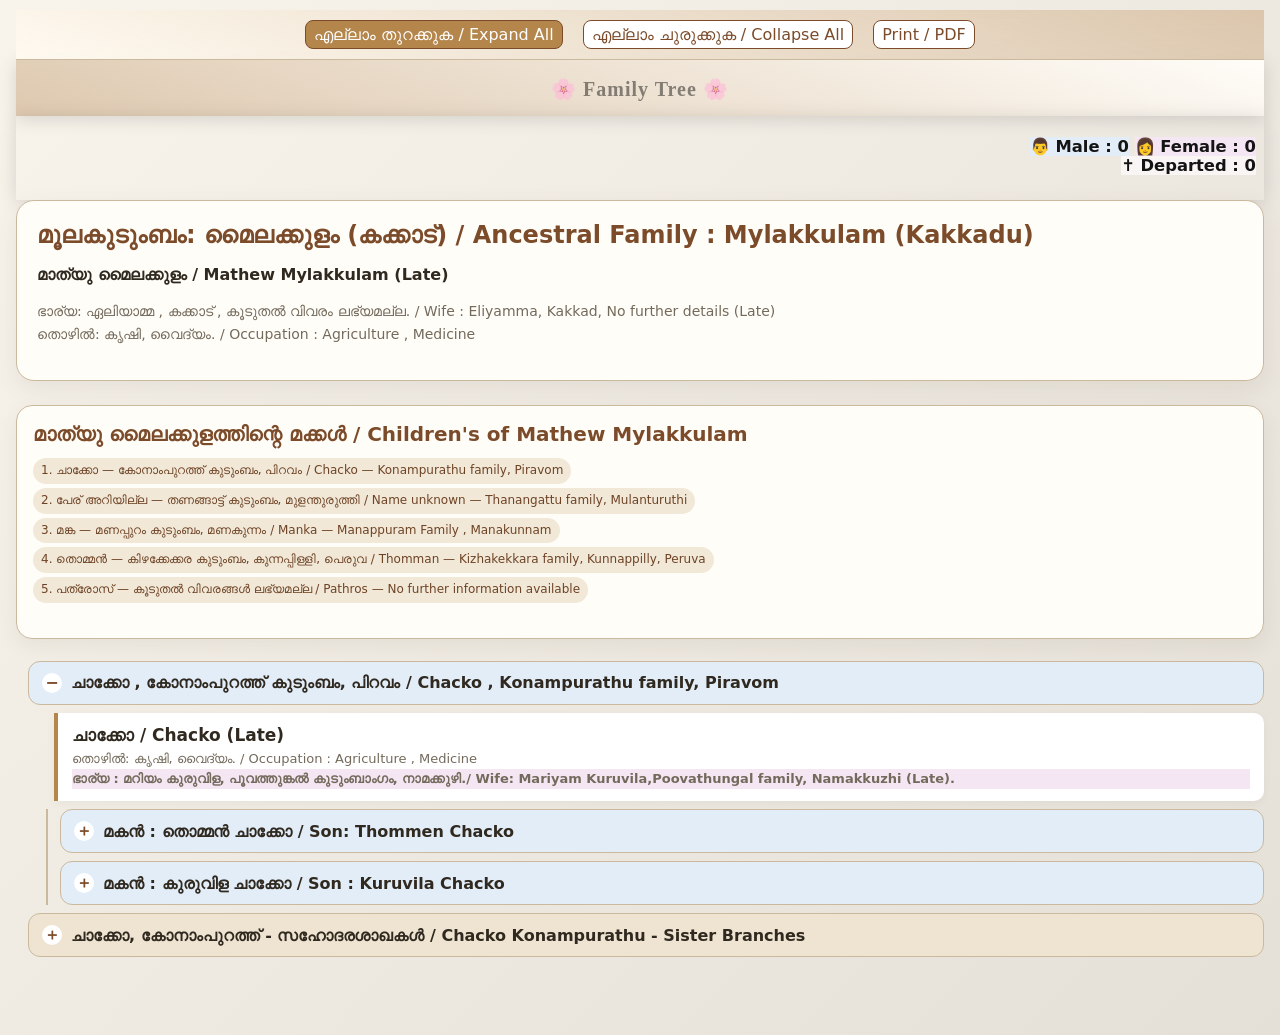
<file: familytree.html>
<!DOCTYPE html>
<html lang="ml">
<head>
  <meta charset="UTF-8">
  <meta name="viewport" content="width=device-width, initial-scale=1.0">
  <title>കോനാംപുറത്ത് കുടുംബം — Family Tree</title>
  <link rel="stylesheet" href="CSS/family.css">
</head>
<body>
  <main>
     <div class="toolbar">
      <!--<input id="search" type="search" placeholder="പേര് / കുടുംബം തിരയുക… / Name / Family Search...">-->
      <button onclick="expandAll()">എല്ലാം തുറക്കുക / Expand All</button><br>
      <button class="secondary" onclick="collapseAll()">എല്ലാം ചുരുക്കുക / Collapse All</button><br>
     <!-- <button class="secondary" onclick="window.print()">Print / PDF</button> -->
     <button id="printFamilyTree" class="secondary">Print / PDF</button> 
    </div>
    
    <header>
      <div class="subtitle">🌸 Family Tree 🌸</div>
    </header>
    
   <section class="peoplecount">
          <h3>
              <span style="background-color: #e2edf8;"> 👨 Male : <span id="maleCount">0</span></span>
              <span style="background-color: #f5e6f3;"> 👩 Female : <span id="femaleCount">0</span><br>
              <span style="background-color: #faf5f5;"> &#x271D Departed : <span id="departedCount">0</span>
          </h3>
    </section>
    
    <section class="intro">
      <h2>മൂലകുടുംബം: മൈലക്കുളം (കക്കാട്) / Ancestral Family : Mylakkulam (Kakkadu)</h2>
      <p><b>മാത്യു മൈലക്കുളം / Mathew Mylakkulam (Late)</b></p>
      <p class="meta">ഭാര്യ: ഏലിയാമ്മ , കക്കാട് , കൂടുതൽ വിവരം ലഭ്യമല്ല. / Wife : Eliyamma, Kakkad, No further details (Late)<br>
     തൊഴിൽ: കൃഷി, വൈദ്യം. /  Occupation : Agriculture , Medicine</p>
    </section>

    <section class="grid">
      <div class="card slide-in">
        <h3>മാത്യു മൈലക്കുളത്തിന്റെ മക്കൾ / Children's of Mathew Mylakkulam</h3>
        <div class="meta">
          <span class="badge">1. ചാക്കോ — കോനാംപുറത്ത് കുടുംബം, പിറവം / Chacko — Konampurathu family, Piravom</span><br>
          <span class="badge">2. പേര് അറിയില്ല — തണങ്ങാട്ട് കുടുംബം, മുളന്തുരുത്തി / Name unknown — Thanangattu family, Mulanturuthi</span><br>
          <span class="badge">3. മങ്ക — മണപ്പുറം കുടുംബം, മണകുന്നം / Manka — Manappuram Family , Manakunnam</span><br>
          <span class="badge">4. തൊമ്മൻ — കിഴക്കേക്കര കുടുംബം, കുന്നപ്പിള്ളി, പെരുവ / Thomman — Kizhakekkara family, Kunnappilly, Peruva</span><br>
          <span class="badge">5. പത്രോസ് — കൂടുതൽ വിവരങ്ങൾ ലഭ്യമല്ല / Pathros — No further information available</span>
        </div><br>
      </div>
    </section>

    <section class="tree" id="tree">
      <details open>
        <summary class="male">ചാക്കോ , കോനാംപുറത്ത് കുടുംബം, പിറവം / Chacko , Konampurathu family, Piravom</summary>
        <div class="person">
          <strong>ചാക്കോ / Chacko (Late)</strong>
          <div class="note">
            തൊഴിൽ: കൃഷി, വൈദ്യം. / Occupation : Agriculture , Medicine
            <div class="female"><b>ഭാര്യ : മറിയം കുരുവിള, പൂവത്തുങ്കൽ കുടുംബാംഗം, നാമക്കുഴി./ Wife: Mariyam Kuruvila,Poovathungal family, Namakkuzhi (Late).</b></div>
          </div>
        </div>  
        <div class="children">
          <details>
            <summary class ="male slide-in">മകൻ : തൊമ്മൻ ചാക്കോ / Son: Thommen Chacko</summary>
            <div class="person slide-in">
              <strong>തൊമ്മൻ ചാക്കോ / Thommen Chacko (Late)</strong>
              <div class="note">
                തൊഴിൽ: മലഞ്ചരക്ക് വ്യാപാരം. / Occupation: Business<br>
                <div class="female"><b>ഭാര്യ : അന്നമ്മ, വെള്ളുക്കാട്ടിൽ കുടുംബാംഗം, പിറവം. / Wife: Annamma, Vellukkatil, Piravom.(Late)</b></div>
              </div>
            </div>
            <div class="children">
              <details>
                <summary class ="female slide-in">മകൾ : മറിയകുട്ടി / Daughter: Mariyakutty</summary>
                <div class="person slide-in">
                  <strong>മറിയകുട്ടി / Mariyakutty (Late)</strong>
                  <div class="note">
                    തൊഴിൽ: കൃഷി. / Occupation : Agriculture<br>
                    <div class="male"><b>ഭർത്താവ്: എബ്രഹാം, തേക്കനാട്ട് കുടുംബാംഗം, പെരുവ. (കർണാടക). / Husband: Abraham, Thekanattu, Peruva. (Karnataka).(Late)</b></div>
                  </div>
                </div>
                <div class="children">
                  <details>
                    <summary class="male slide-in">മകൻ: പൗലോസ് / Son : Paulose</summary>
                    <div class="person slide-in">
                      <strong>പൗലോസ് / Paulose (Late)</strong>
                      <div class="note">
                        തൊഴിൽ: കൃഷി. / Occupation : Agriculture<br>
                        <div class="female"><b>ഭാര്യ : ചിന്നമ്മ, കാരമല കുടുംബം, ശീരാടി,(കർണാടക). / Wife: Chinnamma, Karamala Family, Shirady (Karnataka)</b></div>
                      </div>
                    </div>  
                    <div class="children">
                      <details>
                        <summary class="male slide-in">മകൻ : ജോയി / Son : Joy</summary>
                        <div class="person slide-in">
                          <strong>ജോയി / Joy</strong>
                          <div class="note">
                            തൊഴിൽ: കൃഷി. / Occupation : Agriculture<br>
                            <div class="female"><b>ഭാര്യ :  വത്സ ജോയി, കുറുപ്പംപടി. / Wife: Valsa Joy Kuruppam padi (Kerala)</b></div>
                          </div>
                        </div>  
                        <div class="children">
                          <details>
                            <summary class="female slide-in">മകൾ : ജിസ്വാ / Daughter : Jiswa</summary>
                            <div class="person slide-in">
                              <strong> ജിസ്വാ ജോയി/  Jiswa Joy</strong>
                              <div class="note">
                                തൊഴിൽ: വസ്ത്രവ്യാപാരം / Occupation : Business<br>
                                <div class="male"><b>ഭർത്താവ്: ബേസിൽ പി. ജോയി, നെല്ലിമറ്റം, തൊഴിൽ: വെബ് ഡിസൈനർ, ദുബായ്./ Husband: Basil P Joy , Nellimattom, Occupation : Web Designer, Dubai</b></div>
                              </div>
                            </div>  
                            <div class="children">
                              <details>
                                <summary class="male slide-in">മകൻ : റേവൻ സെറാ ബേസിൽ / Son : Revan Sera Basil</summary>
                                <div class="person slide-in">
                                  <strong> റേവൻ സെറാ ബേസിൽ / Revan Sera Basil</strong>
                                  <div class="note">
                                    വിദ്യാർത്ഥി / Student
                                  </div>
                                </div>
                              </details>  
                              <details>
                                <summary class="female slide-in">മകൾ : ബെല്ല എസ്ലി ബേസിൽ / Daughter : Bella Esli Basil</summary>
                                <div class="person slide-in">
                                  <strong> ബെല്ല എസ്ലി ബേസിൽ / Bella Esli Basil</strong>
                                  <div class="note">
                                  </div>
                                </div>
                              </details>
                            </div>
                          </details>
                          <details>
                            <summary class="female slide-in">മകൾ : വിസിജ / Daughter : Visija</summary>
                            <div class="person slide-in">
                              <strong> വിസിജ ജോയി/  Visija Joy</strong>
                              <div class="note">
                                തൊഴിൽ:  HR - ദുബായ് / Occupation : HR Dubai<br>                                  
                              </div>
                            </div>
                          </details>
                        </div>
                      </details>   
                      <details>
                        <summary class="male slide-in">മകൻ : ലെനിൻ / Son : Lenin</summary>
                        <div class="person slide-in">
                          <strong>ലെനിൻ / Son : Lenin (Late)</strong>
                          <div class="note">
                            തൊഴിൽ: മുൻ സൈനികൻ, / Occupation : Retd Govt Servant<br>
                            <div class="female"><b>ഭാര്യ : ജിനി ലെനിൻ , അടപ്പാട്ട് ഹൗസ്, എൻ.ആർ. പുര, തൊഴിൽ: ഓഡിറ്റർ - IOC ഫ്യൂവൽ സ്റ്റേഷൻ./ Wife: Jini Lenin Adappatu House, N R Pura, Occupation : Auditor - IOC Fuel Station</b></div>
                          </div>
                        </div>    
                        <div class="children">
                          <details>
                            <summary class="female slide-in">മകൾ : ശ്രദ്ധ / Daughter : Shrudha</summary>
                            <div class="person slide-in">
                              <strong> ശ്രദ്ധ / Shrudha</strong>
                              <div class="note">
                                തൊഴിൽ: അധ്യാപിക / Occupation : Teacher<br>
                                <div class="male"><b>ഭർത്താവ്: ശ്രേയസ് ഷാജി, കാനഡ / Husband: Shreyas Shaji , Canada</b></div>
                              </div>
                            </div>  
                          </details>
                          <details>
                            <summary class="male slide-in">മകൻ : ശ്രാവിൻ ലെനിൻ / Son : Sravin lenin</summary>
                            <div class="person slide-in">
                              <strong> ശ്രാവിൻ ലെനിൻ / Sravin lenin</strong>
                              <div class="note">
                                വിദ്യാർത്ഥി / Student                                  
                              </div>
                            </div>
                          </details>
                        </div>
                      </details>
                    </div>
                  </details>

                  <details>
                    <summary class = "female slide-in">മകൾ : തങ്കമ്മ / Daughter : Thankamma</summary>
                    <div class="person slide-in">
                      <strong>തങ്കമ്മ / Thankamma (Late)</strong>
                      <div class="note"> 
                        തൊഴിൽ: കൃഷി. / Occupation : Agriculture<br>
                        <div class="male"><b>ഭർത്താവ് :  മാത്യു, ഓക്കമറ്റം കുടുംബം, ശീരാടി,(കർണാടക) / Husband: Mathew, Okkamattom Family, Shiradi (Karnataka) (Late)</b></div>
                      </div>
                    </div>  
                    <div class="children">
                      <details>
                        <summary class ="male">മകൻ : സാം മാത്യു / Son : Sam Mathew</summary>
                        <div class="person slide-in">
                          <strong>സാം മാത്യു / Sam Mathew</strong>
                          <div class="note">
                            തൊഴിൽ: എഞ്ചിനീയർ, ഒമാൻ / Occupation : Engineer, Oman
                            <div class="female"><b>ഭാര്യ :  ആശ സാം, പെരുവ. / Wife: Asha Sam, Peruva</b></div>
                          </div>
                        </div>
                        <div class="children">
                          <details>
                            <summary class ="female">മകൾ : മിന്നു സാം / Daughter : Minnu Sam</summary>
                            <div class="person slide-in">
                              <strong>മിന്നു സാം /  Minnu Sam</strong>
                              <div class="note">
                                തൊഴിൽ: Pharm. D, കാനഡ / Occupation : Pharm D., Canada
                                <div class="male"><b>ഭർത്താവ് :  സച്ചിൻ, കാനഡ. / Husband: Sachin, Canada</b></div>
                              </div>
                            </div>
                          </details>
                          <details>
                            <summary class ="female">മകൾ : മന്യ സാം / Daughter : Manya Sam</summary>
                            <div class="person slide-in">
                              <strong>മന്യ സാം / Manya Sam</strong>
                              <div class="note">
                                തൊഴിൽ: Bangalore / Occupation : Bangalore
                              </div>
                            </div>
                          </details>
                        </div>  
                      </details>
                      <details>
                        <summary class ="male">മകൻ : ഷിബു മാത്യു/ Son : Shibu Mathew</summary>
                        <div class="person slide-in">
                          <strong>ഷിബു മാത്യു / Son : Shibu Mathew (Late)</strong>
                          <div class="note">
                            തൊഴിൽ: എഞ്ചിനീയർ / Occupation : Engineer
                            <div class="female"><b>ഭാര്യ :  മഞ്ജു ഷിബു, മുളന്തുരുത്തി. / Wife: Manju Shibu, Mulathuruthy</b></div>
                          </div>
                        </div>
                        <div class="children">
                          <details>
                            <summary class ="female">മകൾ : മിൽന ഷിബു / Daughter : Milna Shibu</summary>
                            <div class="person slide-in">
                              <strong>മിൽന ഷിബു /  Milna Shibu</strong>
                              <div class="note">
                                വിദ്യാർത്ഥിനി, ഓസ്ട്രേലിയ/ Student , Australia
                              </div>
                            </div>
                          </details>
                        </div>  
                      </details>
                      <details>
                        <summary class ="female">മകൾ : സുനി മാത്യു / Daughter : Suni Mathew</summary>
                        <div class="person slide-in">
                          <strong>സുനി മാത്യു / Suni Mathew</strong>
                          <div class="note">
                            തൊഴിൽ:  കൃഷി / Occupation : Agriculture
                            <div class="male"><b>ഭർത്താവ്: തങ്കച്ചൻ , തൃശൂർ.│തൊഴിൽ: കൃഷി / ബിസിനസ്./ Husband: Thankachan (Late), Thrissur, Occupation : Agriculture / Business</b></div>
                          </div>
                        </div>
                        <div class="children">
                          <details>
                            <summary class ="female">മകൾ : നിമിത തങ്കച്ചൻ / Daughter : Nimitha Thankachan</summary>
                            <div class="person slide-in">
                              <strong>നിമിത തങ്കച്ചൻ /  Nimitha Thankachan</strong>
                              <div class="note">
                                തൊഴിൽ:  ലാബ് ടെക്നീഷ്യൻ / Occupation : Lab Technician
                              </div>
                            </div>
                          </details>
                          <details>
                            <summary class ="female">മകൾ : നിഖിത തങ്കച്ചൻ / Daughter : Nikitha Thankachan</summary>
                            <div class="person slide-in">
                              <strong>നിഖിത തങ്കച്ചൻ / Nikitha Thankachan</strong>
                              <div class="note">
                                തൊഴിൽ:  MSW / Occupation : MSW
                              </div>
                            </div>
                          </details>
                          <details>
                            <summary class ="female">മകൾ : നിമിഷ തങ്കച്ചൻ/ Daughter : Nimisha Thankachan</summary>
                            <div class="person slide-in">
                              <strong>നിമിഷ തങ്കച്ചൻ/ Nimisha Thankachan</strong>
                              <div class="note">
                                നേഴ്സിംഗ് വിദ്യാർത്ഥിനി, ജർമ്മനി / Nursing Student, Germany
                              </div>
                            </div>
                          </details>
                        </div>  
                      </details>
                    </div>
                  </details>

                  <details>
                    <summary class="female slide-in">മകൾ : അമ്മണി / Daughter : Ammini</summary>
                    <div class="person slide-in">
                      <strong>അമ്മണി / Ammini</strong>
                      <div class="note">
                        │തൊഴിൽ: കൃഷി. / Occupation: Agriculture <br>
                        <div class="male"><b>ഭർത്താവ്: അബ്രഹാം , കുന്നത്ത് കുടുംബം /  Husband: Abraham (Late), Kunnathu Family</b></div>
                      </div>
                    </div> 
                    <div class="children">
                      <details>
                        <summary class ="male">മകൻ : രാജേഷ് കെ. എ / Son : Rajesh K A</summary>
                        <div class="person slide-in">
                          <strong>രാജേഷ് കെ. എ /  Rajesh K A</strong>
                          <div class="note">
                            തൊഴിൽ: കൃഷി / Occupation : Agriculture
                            <div class="female"><b>ഭാര്യ :  അനു രാജേഷ്, കോഴിച്ചാൽ / Wife: Anu Rajesh, Kozhichal</b></div>
                          </div>
                        </div>
                        <div class="children">
                          <details>
                            <summary class ="male">മകൻ : പ്രജ്വൽ രാജേഷ് / Son : Prijual Rajesh</summary>
                            <div class="person slide-in">
                              <strong>പ്രജ്വൽ രാജേഷ് /  Prijual Rajesh</strong>
                              <div class="note">
                                തൊഴിൽ: എഞ്ചിനീയർ, ബാംഗ്ലൂർ / Occupation : Engineer Bangalore
                              </div>
                            </div>
                          </details>
                          <details>
                            <summary class ="female">മകൾ :  പ്രതീക്ഷ രാജേഷ്  / Daughter : Pratheeksha Rajesh</summary>
                            <div class="person slide-in">
                              <strong>പ്രതീക്ഷ രാജേഷ്  /  Pratheeksha Rajesh</strong>
                              <div class="note">
                                വിദ്യാർത്ഥിനി / Student
                              </div>
                            </div>
                          </details>
                        </div>  
                      </details>
                      <details>
                        <summary class ="male">മകൻ : അശോക് കെ. എ/ Son : Ashok K A</summary>
                        <div class="person slide-in">
                          <strong>അശോക് കെ. എ/  Ashok K A</strong>
                          <div class="note">
                            തൊഴിൽ: എഞ്ചിനീയർ, ഒമാൻ / Occupation : Engineer, Oman
                            <div class="female"><b>ഭാര്യ :  ഷൈലറ്റ് അശോക്, മംഗലാപുരം, തൊഴിൽ:ലക്ചറർ / Wife:Shilet Ashok,Mangalore. Occcupation : Lecturer</b></div>
                          </div>
                        </div>
                        <div class="children">
                          <details>
                            <summary class ="male">മകൻ : ആരൂൺ അശോക്  / Son : Arun Ashok</summary>
                            <div class="person slide-in">
                              <strong>ആരൂൺ അശോക് / Arun Ashok</strong>
                              <div class="note">
                                വിദ്യാർത്ഥി / Student  
                              </div>
                            </div>
                          </details>
                          <details>
                            <summary class ="male">മകൻ : ആറിക് അശോക്  / Son : Arik Ashok</summary>
                            <div class="person slide-in">
                              <strong>ആറിക് അശോക്  / Arik Ashok</strong>
                              <div class="note">
                                വിദ്യാർത്ഥി / Student  
                              </div>
                            </div>
                          </details>
                        </div>  
                      </details>
                      <details>
                        <summary class ="male">മകൻ : പ്രകാശ് കെ. എ/ Son : Prakash K A</summary>
                        <div class="person slide-in">
                          <strong>പ്രകാശ് കെ. എ/  Prakash K A</strong>
                          <div class="note">
                            തൊഴിൽ: കൃഷി/ Occupation : Agriculture
                            <div class="female"><b>ഭാര്യ :  സൗമ്യാ, ബൈന്ദൂർ/ Wife:Saumya Bindoor</b></div>
                          </div>
                        </div>
                        <div class="children">
                          <details>
                            <summary class ="female">മകൾ : അനന്യ പ്രകാശ് / Daughter : Ananya Prakash</summary>
                            <div class="person slide-in">
                              <strong>അനന്യ പ്രകാശ് / Ananya Prakash</strong>
                              <div class="note">
                                വിദ്യാർത്ഥിനി / Student  
                              </div>
                            </div>
                          </details>
                          <details>
                            <summary class ="male">മകൻ : ബേസിൽ പ്രകാശ്  / Son : Basil Prakash</summary>
                            <div class="person slide-in">
                              <strong>ബേസിൽ പ്രകാശ്  / Basil Prakash</strong>
                              <div class="note">
                                വിദ്യാർത്ഥി / Student  
                              </div>
                            </div>
                          </details>
                        </div>  
                      </details>
                    </div> 
                  </details>
                
                  <details>
                    <summary class="male slide-in">മകൻ : തോമസ് (മാമച്ചൻ) / Son : Thomas (Mamachen)</summary>
                    <div class="person slide-in">
                      <strong> തോമസ് (മാമച്ചൻ) / Thomas (Mamachen)</strong>
                      <div class="note"> 
                        തൊഴിൽ: കൃഷി / occupation : Agriculture
                        <div class="female"><b>ഭാര്യ :  ഏലിയാമ്മ, ചേന്നംമ്പിള്ളിൽ കുടുംബം, കർണാടക/ Wife:Eliyamma, Chennampillil Family, Karnataka</b></div>
                      </div>
                    </div>  
                    <div class="children">
                      <details>
                        <summary class ="male">മകൻ : മനോജ് തോമസ് / Son : Manoj Thomas</summary>
                        <div class="person slide-in">
                          <strong>മനോജ് തോമസ് / Manoj Thomas</strong>
                          <div class="note">
                            <div class="female"><b>ഭാര്യ :  ടീന, വയനാട്/ Wife: Tina , Wayanad</b></div>
                          </div>
                        </div>
                        <div class="children">
                          <details>
                            <summary class ="male">മകൻ : മെൽവിൻ മനോജ്  / Son : Melvin Manoj</summary>
                            <div class="person slide-in">
                              <strong>മെൽവിൻ മനോജ്  / Melvin Manoj</strong>
                              <div class="note">
                               വിദ്യാർത്ഥി / Student 
                              </div>
                            </div>
                          </details>
                          <details>
                            <summary class ="male">മകൻ : മിലൻ മനോജ് / Son : Milan Manoj</summary>
                            <div class="person slide-in">
                              <strong>മിലൻ മനോജ് / Milan Manoj</strong>
                              <div class="note">
                               വിദ്യാർത്ഥി / Student 
                              </div>
                            </div>
                          </details>
                        </div>  
                      </details>
                      <details>
                        <summary class ="male">മകൻ : വിനോദ് തോമസ്,/ Son : Vinod Thomas</summary>
                        <div class="person slide-in">
                          <strong>വിനോദ് തോമസ്,/ Vinod Thomas</strong>
                          <div class="note">
                            തൊഴിൽ: എഞ്ചിനീയർ, കാനഡ,/ Occupation : Engineer, Canada
                            <div class="female"><b>ഭാര്യ :  ആൻ മേരി വിനോദ്, പാമ്പാക്കുട, തൊഴിൽ: എഞ്ചിനീയർ, കാനഡ. / Wife:Ann Mary Vinod. Occcupation : Engineer , Canada</b></div>
                          </div>
                        </div>
                        <div class="children">
                          <details>
                            <summary class ="male">മകൻ : ഈഡൻ വിനോദ്  / Son : Eden Vinod</summary>
                            <div class="person slide-in">
                              <strong>ഈഡൻ വിനോദ്  / Eden Vinod</strong>
                              <div class="note">
                                വിദ്യാർത്ഥി / Student  
                              </div>
                            </div>
                          </details>
                          <details>
                            <summary class ="male">മകൻ : അരുവാൻ വിനോദ്  / Son : Aruvan Vinod</summary>
                            <div class="person slide-in">
                              <strong>അരുവാൻ വിനോദ്  /  Aruvan Vinod</strong>
                              <div class="note">
                                വിദ്യാർത്ഥി / Student  
                              </div>
                            </div>
                          </details>
                          <details>
                            <summary class ="female">മകൾ : ഇവ വിനോദ്  / Daughter : Eva Vinod</summary>
                            <div class="person slide-in">
                              <strong> ഇവ വിനോദ്  / Eva Vinod</strong>
                              <div class="note">
                                വിദ്യാർത്ഥിനി / Student 
                              </div>
                            </div>
                          </details>
                        </div>  
                      </details>
                      <details>
                        <summary class ="male">മകൻ : പ്രമോദ് തോമസ്/ Son : Pramod Thomas</summary>
                        <div class="person slide-in">
                          <strong>പ്രമോദ് തോമസ് /  Pramod Thomas</strong>
                          <div class="note">
                            തൊഴിൽ: നേഴ്സ്, ഓസ്ട്രേലിയ/ Occupation : Nurse, Australia 
                            <div class="female"><b>ഭാര്യ : രമ്യ പ്രമോദ്, അടിമാലി, തൊഴിൽ: നേഴ്സ്, ഓസ്ട്രേലിയ/ Wife:Remya Pramod, Adimali, Occupation : Nurse, Australia </b></div>
                          </div>
                        </div>
                        <div class="children">
                          <details>
                            <summary class ="female">മകൾ : ആഞ്ചലീന പ്രമോദ് / Daughter : Anjalina Pramod</summary>
                            <div class="person slide-in">
                              <strong>ആഞ്ചലീന പ്രമോദ് / Daughter : Anjalina Pramod</strong>
                              <div class="note">
                                വിദ്യാർത്ഥിനി / Student  
                              </div>
                            </div>
                          </details>
                          <details>
                            <summary class ="male">മകൻ : ഇവാൻ പ്രമോദ്  / Son : Evan Pramod</summary>
                            <div class="person slide-in">
                              <strong>ഇവാൻ പ്രമോദ്  /  Evan Pramod</strong>
                              <div class="note">
                                വിദ്യാർത്ഥി / Student  
                              </div>
                            </div>
                          </details>
                        </div>  
                      </details>
                    </div>  
                  </details>

                  <details>
                    <summary class="female slide-in">മകൾ : മേരി / Daughter : Mary</summary>
                      <div class="person slide-in">
                      <strong> മേരി / Mary</strong>
                        <div class="note"> 
                          തൊഴിൽ: കൃഷി / occupation : Agriculture
                          <div class="male"><b>ഭർത്താവ്: ഈപ്പൻ, (തമ്പി), മേപ്പുറത്ത് കുടുംബം, ഇച്ചിലംപാടി /  Husband:Eapen (Thamby), Meppurathu Family, Ichilampadi Karnataka</b></div>
                        </div>
                      </div>  
                      <div class="children">
                        <details>
                          <summary class ="female">മകൾ : മിനി ഈപ്പൻ / Daughter : Mini Eapen</summary>
                          <div class="person slide-in">
                            <strong>മിനി ഈപ്പൻ / Mini Eapen</strong>
                            <div class="note">
                              വീട്ടമ്മ– ബാംഗ്ലൂർ / House Wife , Bangalore,
                              <div class="male"><b>ഭർത്താവ്: ജിജി മണി, അടപ്പാട്ട്, എൻ.ആർ. പുര, തൊഴിൽ: അക്കൗണ്ടന്റ്, ബാംഗ്ലൂർ./ Husband: Jiji Mani, Adappattu, N R Pura Occupation : Accountant , Bangalore</b></div>
                            </div>
                          </div>
                          <div class="children">
                            <details>
                              <summary class ="female">മകൾ :മിൻജു ജിജി  / Daughter: Minju Jiji</summary>
                              <div class="person slide-in">
                                <strong>മിൻജു ജിജി  /  Minju Jiji</strong>
                                <div class="note">
                                തൊഴിൽ: എഞ്ചിനീയർ, ഓസ്ട്രേലിയ. / occupation : Engineer , Australia
                                </div>
                              </div>
                            </details>
                            <details>
                              <summary class ="male">മകൻ : ആയുഷ് ജിജി / Son : Ayush Jiji</summary>
                              <div class="person slide-in">
                                <strong>ആയുഷ് ജിജി /  Ayush Jiji</strong>
                                <div class="note">
                                  വിദ്യാർത്ഥി / Student 
                                </div>
                              </div>
                            </details>
                          </div>  
                        </details>
                      
                        <details>
                          <summary class ="male">മകൻ :  റേനി ഈപ്പൻ / Son : Reni Eapen</summary>
                          <div class="person slide-in">
                            <strong>റേനി ഈപ്പൻ / Reni Eape</strong>
                            <div class="note">
                              തൊഴിൽ: ഇലക്ട്രിക്കൽ സൂപ്പർവൈസർ, ദുബായ്./ Occupation : Electrical Supervisor, Dubai.
                              <div class="female"><b>ഭാര്യ : സ്മിത റേനി എൻ.ആർ. പുര, തൊഴിൽ: നേഴ്സ്. / Wife:Smitha Reni, NR Pura  Occcupation : Nurse</b></div>
                            </div>
                          </div>
                          <div class="children">
                            <details>
                              <summary class ="female">മകൾ :അലൈന  / Daughter : Alaina </summary>
                              <div class="person slide-in">
                                <strong>അലൈന  / Alaina</strong>
                                <div class="note">
                                  വിദ്യാർത്ഥിനി / Student 
                                </div>
                              </div>
                            </details>
                            <details>
                              <summary class ="female">മകൾ :അൽവിന  / Daughter : Alvina </summary>
                              <div class="person slide-in">
                                <strong>അൽവിന  / Alvina</strong>
                                <div class="note">
                                  വിദ്യാർത്ഥിനി / Student 
                                </div>
                              </div>
                            </details>
                          </div>  
                        </details>
                        <details>
                          <summary class ="male">മകൻ : ചാൾസ് ഈപ്പൻ / Son : Charles Eapen</summary>
                          <div class="person slide-in">
                            <strong>ചാൾസ് ഈപ്പൻ / Charles Eapen</strong>
                            <div class="note">
                              തൊഴിൽ: HSE ഓഫീസർ, റെയിൽവേ,UK / Occupation : HSE Officer, Railway , UK 
                              <div class="female"><b>ഭാര്യ : ഡൈന ചാൾസ്, നെല്ലിയാടി. UK /  Wife:Daina charles, Nellyadi, UK </b></div>
                            </div>
                          </div>
                          <div class="children">
                            <details>
                              <summary class ="male">മകൻ : അഡ്വിൻ / Son : Adwin</summary>
                              <div class="person slide-in">
                                <strong>അഡ്വിൻ / Adwin</strong>
                                <div class="note">
                                  വിദ്യാർത്ഥി/ Student  
                                </div>
                              </div>
                            </details>
                            <details>
                              <summary class ="male">മകൻ : അഡ്ലിൻ / Son : Adlin</summary>
                              <div class="person slide-in">
                                <strong>അഡ്ലിൻ / Adlin</strong>
                                <div class="note">
                                  വിദ്യാർത്ഥി/ Student  
                              </div>
                            </div>
                          </details>
                        </div>  
                      </details>
                    </div>  
                  </details>

                  <details>
                    <summary class="male slide-in">മകൻ : സാജു / Son : Saju</summary>
                    <div class="person slide-in">
                      <strong> സാജു / Son : Saju</strong>
                        <div class="note"> 
                          തൊഴിൽ: ടെക്നിക്കൽ മാനേജർ , ബഹ്റൈൻ/ Occupation : Technical Manager , Bahrin
                          <div class="female"><b>ഭാര്യ : മിനി സാജു, അടപ്പാട്ട്, N R പുര തൊഴിൽ: വീട്ടമ്മ, N R പുര. /  Wife:Mini Saju, Adappathu, N RN Pura, Occupation : House Wife</b></div>
                        </div>
                    </div>  
                    <div class="children">
                      <details>
                        <summary class ="female">മകൾ : മെറിൻ സാജു / Daughter : Merin Saju</summary>
                        <div class="person slide-in">
                          <strong> മെറിൻ സാജു /  Merin Saju</strong>
                          <div class="note">
                            തൊഴിൽ:ഹെൽത്ത് ഇൻഫോർമാറ്റിക്, UK / Occupation : health informatic, UK
                            <div class="male"><b>ഭർത്താവ്: നിതിൻ ജിമ്മി, കാഞ്ഞക്കാട്. തൊഴിൽ:മെഷിനിസ്റ്റ്,UK./ Husband: Nithin Jimmy, Kanhjangadu, occupation : Machinist, UK</b></div>
                          </div>
                        </div>
                        <div class="children">
                          <details>
                            <summary class ="male">മകൻ : ജൊനാഥൻ ജിമ്മി  / Son: Johnathan Jimmy</summary>
                            <div class="person slide-in">
                              <strong>ജൊനാഥൻ ജിമ്മി  /  Johnathan Jimmy</strong>
                              <div class="note">
                              </div>
                            </div>
                          </details>
                          <details>
                            <summary class ="female">മകൾ :  മാർസെല്ല ജിമ്മി  / Daughter : Marcella Jimmy</summary>
                            <div class="person slide-in">
                              <strong>മാർസെല്ല ജിമ്മി  / Marcella Jimmy</strong>
                              <div class="note">
                              </div>
                            </div>
                          </details>
                        </div>  
                      </details>
                      <details>
                        <summary class ="male">മകൻ :  ജെറിൻ സാജു/ Son : Jerin Saju</summary>
                        <div class="person slide-in">
                          <strong> ജെറിൻ സാജു/ Jerin Saju</strong>
                          <div class="note">
                            തൊഴിൽ:  എഞ്ചിനീയർ, കാനഡ / Occupation : Engineer, Canada.
                            <div class="female"><b>ഭാര്യ : ടീന ജെറിൻ, നെല്ലിയാടി തൊഴിൽ: ലോജിസ്റ്റിക് കോർഡിനേറ്റർ, കാനഡ. / Wife:Teena Jerin , Nellyadi  Occcupation : Logistic Cordinator</b></div>
                          </div>
                        </div>
                      </details>
                    </div>  
                  </details>
                </div>
              </details>

              <details>
                <summary class="female slide-in">മകൾ : അന്നക്കുട്ടി / Daughter : Annakutty </summary>
                <div class="person slide-in">
                  <strong>അന്നക്കുട്ടി /  Annakutty (Late) </strong>
                  <div class="note">
                    തൊഴിൽ: കൃഷി. / Occupation : Agriculture
                    <div class="male">ഭർത്താവ്: ഉലഹന്നാൻ എം. യു (കുഞ്ഞപ്പൻ),മണപ്പാട്ട് കുടുംബാംഗം, കക്കാട്./ Husband : Ulahannan M U (Kunjappan)(Late), Manappattu, Kakkad<br>തൊഴിൽ: കൃഷി. / Occupation : Agriculture</div>
                  </div>
                </div>  
                <div class="children">
                  <details>
                    <summary class="male slide-in">മകൻ : ജോൺ / Son : John</summary>
                    <div class="person slide-in">
                      <strong> ജോൺ / John</strong>
                        <div class="note"> 
                          തൊഴിൽ: മുൻ സൈനികൻ / Occupation : Retd. Govt Servant
                          <div class="female"><b>ഭാര്യ : കുഞ്ഞന്നാമ്മ, തോട്ടുപുറത്ത് കുടുംബാംഗം.മുളക്കുളം. /  Wife: Kujannamma, Thottupurathu Family, Mulakkulam</b></div>
                        </div>
                    </div>  
                    <div class="children">
                      <details>
                        <summary class ="female">മകൾ : ജോമോൾ / Daughter : Jomol</summary>
                        <div class="person slide-in">
                          <strong> ജോമോൾ /  Jomol</strong>
                          <div class="note">
                            തൊഴിൽ:നേഴ്സ്,, UK / Occupation : Nurse, UK
                            <div class="male"><b>ഭർത്താവ്: മധു മാമൻ, UK, ചേലായ്ക്കാമറ്റം കുടുംബാംഗം, മാറാടി/ Husband: Madhu Mammen, Chelakkamattam Family, Marady</b></div>
                          </div>
                        </div>
                        <div class="children">
                          <details>
                            <summary class ="male">മകൻ : ജെഫ്രി  / Son: Jeffry</summary>
                            <div class="person slide-in">
                              <strong>ജെഫ്രി  / Jeffry</strong>
                              <div class="note">
                                വിദ്യാർത്ഥി / Student
                              </div>
                            </div>
                          </details>
                          <details>
                            <summary class ="male">മകൻ :  എഫ്രയിം  / Son: Ephraim</summary>
                            <div class="person slide-in">
                              <strong>എഫ്രയിം  /  Ephraim</strong>
                              <div class="note">
                                വിദ്യാർത്ഥി / Student
                              </div>
                            </div>
                          </details>
                        </div>  
                      </details>
                      <details>
                        <summary class ="female">മകൾ : ജിജോമോൾ / Daughter : Jijomol</summary>
                        <div class="person slide-in">
                          <strong> ജിജോമോൾ / Jijomol</strong>
                          <div class="note">
                            തൊഴിൽ:നേഴ്സ്,, ഓസ്ട്രേലിയ/ Occupation : Nurse, Australia
                            <div class="male"><b>ഭർത്താവ്: ഷെറിൽ സ്‌കറിയ, ഓസ്ട്രേലിയ, പട്ടരുമഠം കുടുംബാംഗം, പാലക്കുഴ./ Husband: Sheril Skaria, Australia, Pattarumadam family, Palakkuzha</b></div>
                          </div>
                        </div>
                        <div class="children">
                          <details>
                            <summary class ="female">മകൾ : ഏഞ്ചല / Daughter : Angela</summary>
                            <div class="person slide-in">
                              <strong>ഏഞ്ചല / Angela</strong>
                              <div class="note">
                                വിദ്യാർത്ഥിനി / Student
                              </div>
                            </div>
                          </details>
                          <details>
                            <summary class ="female">മകൾ : ആൻലിയ / Daughter : Anlia</summary>
                            <div class="person slide-in">
                              <strong>ആൻലിയ / Anlia</strong>
                              <div class="note">
                                വിദ്യാർത്ഥിനി / Student
                              </div>
                            </div>
                          </details>
                        </div>  
                      </details>
                    </div>  
                  </details>

                  <details>
                    <summary class="male slide-in">മകൻ : തോമസ് / Son : Thomas</summary>
                    <div class="person slide-in">
                      <strong> തോമസ് /  Thomas</strong>
                        <div class="note"> 
                          തൊഴിൽ: മുൻ സൈനികൻ / Occupation : Retd. Govt Servant
                          <div class="female"><b>ഭാര്യ : സൂസി, വെളിയിൽ കുടുംബാംഗം, ഉദയനാപുരം, വൈക്കം. /  Wife: Susy, Veliyil Family, Udayanapuram, Vaikom</b></div>
                        </div>
                    </div>  
                    <div class="children">
                      <details>
                        <summary class ="female">മകൾ : റ്റിസി/ Daughter : Tissy</summary>
                        <div class="person slide-in">
                          <strong> റ്റിസി/ Tissy</strong>
                          <div class="note">
                            തൊഴിൽ:ടീച്ചർ, / Occupation :Teacher
                            <div class="male"><b>ഭർത്താവ്: അനിൽ സക്കറിയ, കോളങ്ങാത്ത് കുടുംബാംഗം, പുളിക്കമാലി.തൊഴിൽ: ടീച്ചർ / Husband: Anil Skaria. Kolangathu Family, Pulikkamali, Occupation : Teacher</b></div>
                          </div>
                        </div>
                        <div class="children">
                          <details>
                            <summary class ="female">മകൾ : ഏഞ്ചലിന  / Daughter : Angelina</summary>
                            <div class="person slide-in">
                              <strong>ഏഞ്ചലിന / Angelina</strong>
                              <div class="note">
                                വിദ്യാർത്ഥിനി / Student
                              </div>
                            </div>
                          </details>
                          <details>
                            <summary class ="female">മകൾ : ഏഞ്ചലിയ  / Daughter : Angelia</summary>
                            <div class="person slide-in">
                              <strong>ഏഞ്ചലിയ / Angelia</strong>
                              <div class="note">
                                വിദ്യാർത്ഥിനി / Student
                              </div>
                            </div>
                          </details>
                        </div>  
                      </details>
                      <details>
                        <summary class ="female">മകൾ : റ്റിനി / Daughter : Tinny</summary>
                        <div class="person slide-in">
                          <strong> റ്റിനി / Tinny</strong>
                          <div class="note">
                            തൊഴിൽ:ഫാർമസിസ്റ്റ്, UK/ Occupation : Pharmacist, UK
                            <div class="male"><b>ഭർത്താവ്:  എൽദോ മാത്യു, കാവലേലിൽ കുടുംബാംഗം, കുരുവിള സിറ്റി, രാജകുമാരി. തൊഴിൽ : ഐ.ടി.പ്രൊഫഷണൽ , UK  /  Husband: Eldho Mathew, Kavalelil Family, Kuruvila City, Rajakumari.Occupation : IT Professional, UK/</b></div>
                          </div>
                        </div>
                        <div class="children">
                          <details>
                            <summary class ="male">മകൻ : റൂബേൻ / Son : Reuben</summary>
                            <div class="person slide-in">
                              <strong>റൂബേൻ / Reuben</strong>
                              <div class="note">
                                വിദ്യാർത്ഥി / Student
                              </div>
                            </div>
                          </details>
                          <details>
                            <summary class ="male">മകൻ : നെയ്തൻ / Son : Neythan</summary>
                            <div class="person slide-in">
                              <strong>നെയ്തൻ / Neythan</strong>
                              <div class="note">
                                വിദ്യാർത്ഥി / Student
                              </div>
                            </div>
                          </details>
                          <details>
                            <summary class ="male">മകൻ : ജോസ് / Son : Jose</summary>
                            <div class="person slide-in">
                              <strong>ജോസ് / Jose</strong>
                              <div class="note">
                                വിദ്യാർത്ഥി / Student
                              </div>
                            </div>
                          </details>
                        </div>  
                      </details>
                      <details>
                        <summary class ="male">മകൻ : റവ. ഫാ. എൽദോ മണപ്പാട്ട് / Son : Rev. Father Eldho Manappattu</summary>
                        <div class="person slide-in">
                          <strong> ഫാ. എൽദോ മണപ്പാട്ട് / Rev. Father Eldho Manappattu</strong>
                          <div class="note">
                            <div class="female"><b>ഭാര്യ: ബെറ്റ്സി, നാൻചിറയിൽ കുടുംബാംഗം, വാളകം.തൊഴിൽ: ടീച്ചർ, /  Wife: Betsy, Nanchirayil Family, Valakom.Occupation : Teacher</b></div>
                          </div>
                        </div>
                        <div class="children">
                          <details>
                            <summary class ="male">മകൻ : യോഹാൻ / Son : Yohan</summary>
                            <div class="person slide-in">
                              <strong>യോഹാൻ / Son : Yohan</strong>
                              <div class="note">
                                വിദ്യാർത്ഥി / Student
                              </div>
                            </div>
                          </details>
                          <details>
                            <summary class ="male">മകൻ : ഏദൻ / Son : Eden</summary>
                            <div class="person slide-in">
                              <strong>ഏദൻ /  Eden</strong>
                              <div class="note">
                              </div>
                            </div>
                          </details>
                        </div>  
                      </details>
                    </div>  
                  </details>

                  <details>
                    <summary class="female slide-in">മകൾ : തങ്ക (Eliyamma) / Daughter : Thanka (Eliyamma)</summary>
                    <div class="person slide-in">
                      <strong> തങ്ക (Eliyamma) / Thanka (Eliyamma)</strong>
                        <div class="note"> 
                          <div class="male"><b>ഭർത്താവ്: മാർക്കോസ്. റ്റി. എ ,താത്തോത്ത് കുടുംബാംഗം, കളമ്പൂർ./  Husband: Markose T A (Late), Tathoth, Kalamboor</b></div>
                        </div>
                    </div>  
                    <div class="children">
                      <details>
                        <summary class ="female">മകൾ : സ്മിത/ Daughter : Smitha</summary>
                        <div class="person slide-in">
                          <strong> സ്മിത/  Smitha</strong>
                          <div class="note">
                            തൊഴിൽ:നേഴ്സ്, ഓസ്ട്രേലിയ  / Occupation :Nurse, Australia
                            <div class="male"><b>ഭർത്താവ്:  ജോണി വർഗീസ്, മൈലാടിക്കുന്നേൽ കുടുംബാംഗം,  കിഴകൊമ്പ്, തൊഴിൽ: എഞ്ചിനീയർ, ഓസ്ട്രേലിയ / Husband : Johny Varghese, Myladikunnel Family, Kizhakombu, Occupation : Engineer, Australia</b></div>
                          </div>
                        </div>
                        <div class="children">
                          <details>
                            <summary class ="male">മകൻ : ജോഹൻ  / Son : Johan</summary>
                            <div class="person slide-in">
                              <strong>ജോഹൻ / Johan</strong>
                              <div class="note">
                                വിദ്യാർത്ഥി / Student
                              </div>
                            </div>
                          </details>
                          <details>
                            <summary class ="female">മകൾ :ഒലിവിയ  / Daughter : Olivia</summary>
                            <div class="person slide-in">
                              <strong>ഒലിവിയ  / Olivia</strong>
                              <div class="note">
                                വിദ്യാർത്ഥിനി / Student
                              </div>
                            </div>
                          </details>
                        </div>  
                      </details>
                      <details>
                        <summary class ="male">മകൻ : സുമിത്ത് / Son : Sumith</summary>
                        <div class="person slide-in">
                          <strong> സുമിത്ത് / Sumith</strong>
                          <div class="note">
                            തൊഴിൽ: എഞ്ചിനീയർ,ഖത്തർ / Occupation : Engineer, Qatar
                            <div class="female"><b>ഭാര്യ: ലിയോണ, മൂത്താനിച്ചിറയിൽ കുടുംബാംഗം, പിറവം.തൊഴിൽ:  നേഴ്സ്, ഖത്തർ, /  Wife: Leona, Muthanichirayil Family, Piravom.Occupation : Nurse , Qatar</b></div>
                          </div>
                        </div>
                        <div class="children">
                          <details>
                            <summary class ="male">മകൻ : ആൽഡ്രിൻ / Son : Aldrin</summary>
                            <div class="person slide-in">
                              <strong>ആൽഡ്രിൻ / Son : Aldrin</strong>
                              <div class="note">
                                വിദ്യാർത്ഥി / Student
                              </div>
                            </div>
                          </details>
                          <details>
                            <summary class ="male">മകൻ : എയ്റോൺ/ Son : Airon</summary>
                            <div class="person slide-in">
                              <strong>എയ്റോൺ / Airon</strong>
                              <div class="note">
                                വിദ്യാർത്ഥി / Student
                              </div>
                            </div>
                          </details>
                        </div>  
                      </details>
                      <details>
                        <summary class ="female">മകൾ : അനു/ Daughter : Anu</summary>
                        <div class="person slide-in">
                          <strong> അനു/ Anu</strong>
                          <div class="note">
                            ഐ.ടി.പ്രൊഫഷണൽ, കാനഡ  / Occupation : IT Professional, Canada
                            <div class="male"><b>ഭർത്താവ്:  ജെസ്സ് പോൾ, കാനഡ,, കൊച്ചുപറമ്പിൽ കുടുംബാംഗം, മുളന്തുരുത്തി. /  Husband: Jes Paul, Canada, Kochparambil family, Mulathuruthy</b></div>
                          </div>
                        </div>
                        <div class="children">
                          <details>
                            <summary class ="male">മകൻ : എസക്കിയേൽ / Son : Ezakiel</summary>
                            <div class="person slide-in">
                              <strong>എസക്കിയേൽ /  Ezakiel</strong>
                              <div class="note">
                              </div>
                            </div>
                          </details>
                        </div>  
                      </details>
                    </div>  
                  </details>

                   <details>
                    <summary class="female slide-in">മകൾ : ചിന്നമ്മ / Daughter : Chinnamma</summary>
                    <div class="person slide-in">
                      <strong> ചിന്നമ്മ / Chinnamma</strong>
                        <div class="note"> 
                          <div class="male"><b>ഭർത്താവ്:  ജേക്കബ്,തുമ്പയിൽ കുടുംബാംഗം, പിറവം./  Husband: Jacob, Thumayil Piravom</b></div>
                        </div>
                    </div>  
                    <div class="children">
                      <details>
                        <summary class ="male">മകൻ : ജാക്സൺ/ Son : Jackson</summary>
                        <div class="person slide-in">
                          <strong> ജാക്സൺ/ Jackson</strong>
                          <div class="note">
                            <div class="female"><b>ഭാര്യ:അനു,പെരിങ്ങാമല കുടുംബാംഗം, പിറവം. തൊഴിൽ: നേഴ്സ് / Wife : Anu, Peringamalayil Family, Piravom, Occupation : Nurse Australia</b></div>
                          </div>
                        </div>
                        <div class="children">
                          <details>
                            <summary class ="male">മകൻ : ജുവാൻ  / Son : Juvaan</summary>
                            <div class="person slide-in">
                              <strong>ജുവാൻ  /  Juvaan</strong>
                              <div class="note">
                                വിദ്യാർത്ഥി / Student
                              </div>
                            </div>
                          </details>
                          <details>
                            <summary class ="female">മകൾ : ജാക്ലിൻ  / Daughter : Jacklin</summary>
                            <div class="person slide-in">
                              <strong>ജാക്ലിൻ  /  Jacklin</strong>
                              <div class="note">
                                വിദ്യാർത്ഥിനി / Student
                              </div>
                            </div>
                          </details>
                          <details>
                            <summary class ="male">മകൻ : ജെറോൺ  / Son : Jeron</summary>
                            <div class="person slide-in">
                              <strong>ജെറോൺ /  Jeron</strong>
                              <div class="note">
                              </div>
                            </div>
                          </details>
                        </div>  
                      </details>
                      <details>
                        <summary class ="male">മകൻ : ജോൺസൺ/ Son : Johnson</summary>
                        <div class="person slide-in">
                          <strong> ജോൺസൺ/ Johnson</strong>
                          തൊഴിൽ: പ്രൈവറ്റ് / Occupation : Private
                          <div class="note">
                            <div class="female"><b>ഭാര്യ:മീതു, ചിറയ്ക്കച്ചാലിൽ കുടുംബാംഗം, ആരക്കുന്നം. തൊഴിൽ: ഐ. റ്റി / Wife : Meethu, Chirakkachalil Family, Arakkunnam, Occupation  IT</b></div>
                          </div>
                        </div>
                        <div class="children">
                          <details>
                            <summary class ="female">മകൾ : ജെന്നിഫർ  / Daughter : Jennifer</summary>
                            <div class="person slide-in">
                              <strong>ജെന്നിഫർ  / Jennifer</strong>
                              <div class="note">
                                വിദ്യാർത്ഥിനി / Student
                              </div>
                            </div>
                          </details>
                          <details>
                            <summary class ="male">മകൻ : ജെയ്ഡൻ  / Son : Jayden</summary>
                            <div class="person slide-in">
                              <strong>ജെയ്ഡൻ  / Jayden</strong>
                              <div class="note">
                                വിദ്യാർത്ഥി / Student
                              </div>
                            </div>
                          </details>
                        </div>  
                      </details>
                    </div>  
                  </details>
                </div>
              </details>

              <details>
                <summary class="male slide-in">മകൻ : ചാക്കോ / Son : Chacko </summary>
                <div class="person slide-in">
                  <strong>ചാക്കോ (കുഞ്ഞപ്പൻ) (കർണാടക) / Chacko (Kunjappan) (Late) (Karnataka)</strong>
                  <div class="note">
                     തൊഴിൽ: മലഞ്ചരക്ക് വ്യാപാരം. / Occupation : Business
                     <div class="female"><b>ഭാര്യ: പെണ്ണമ്മ , മുത്തുപതിക്കൽ കുടുംബാംഗം, ഇടയാർ. / Wife: Pennamma(Late) , Muthupathikkal Family, Edayar</b>
                    </div>
                  </div>
                  <div class="children">
                    <details>
                      <summary class="male slide-in">മകൻ : സാജു / Son : Saju</summary>
                      <div class="person slide-in">
                        <strong> സാജു / Saju</strong>
                          <div class="note"> 
                            തൊഴിൽ: കൃഷി / Occupation :Agriculture
                            <div class="female"><b>ഭാര്യ : ലിസ്സി, ചാലുനിലത്തിൽ കുടുംബാംഗം, മണ്ണാർക്കാട്. /  Wife: Lissy, Chalunilathil Family, Mannarkadu</b></div>
                          </div>
                      </div>  
                      <div class="children">
                        <details>
                          <summary class ="female">മകൾ : പ്രിയങ്ക/ Daughter : Priyanka</summary>
                          <div class="person slide-in">
                            <strong> പ്രിയങ്ക/ Priyanka</strong>
                            <div class="note">
                              തൊഴിൽ:നേഴ്സ്, / Occupation :Nurse
                              <div class="male"><b>ഭർത്താവ്: ബേസിൽ, അമ്പഴചാലിൽ കുടുംബാംഗം, പുതുപ്പാടി. തൊഴിൽ: എൻജിനിയർ, ന്യൂസിലാൻഡ് / Husband: Basil, Ambazhachalil Family, Puduppady, Occupation : Engineer, New Zealand</b></div>
                            </div>
                          </div>
                          <div class="children">
                            <details>
                              <summary class ="male">മകൻ : ജേക്ക്  / Son : Jake</summary>
                              <div class="person slide-in">
                                <strong>ജേക്ക് / Jake</strong>
                                <div class="note">
                                  വിദ്യാർത്ഥി / Student
                                </div>
                              </div>
                            </details>
                             <details>
                              <summary class ="male">മകൻ : ജേഡൻ / Son : Jayden</summary>
                              <div class="person slide-in">
                                <strong>ജേഡൻ / Jayden</strong>
                                <div class="note">
                                </div>
                              </div>
                            </details>
                          </div>  
                        </details>
                        <details>
                          <summary class ="male">മകൻ : പ്രതീക്/ Son : Prathik</summary>
                          <div class="person slide-in">
                            <strong> പ്രതീക്/  Prathik</strong>
                            <div class="note">
                              തൊഴിൽ: എൻജിനിയർ, UAE / Occupation : Engineer , UAE
                              <div class="female"><b>ഭാര്യ :മോനിഷ,  കല്യാററ് വീട് നെല്യാടി, തൊഴിൽ : ബയോ ടെക്നോളജിസ്റ്റ്, UAE / Wife : Monisha, Kalyattu Family, Nellyadi, Occupation : Bio technologyst</b></div>
                            </div>
                          </div>
                          <div class="children">
                            <details>
                              <summary class ="female">മകൾ : നൈറ / Daughter : Naira</summary>
                              <div class="person slide-in">
                                <strong>നൈറ / Naira</strong>
                                <div class="note">
                                </div>
                              </div>
                            </details>
                          </div>  
                        </details>
                      </div>  
                    </details>

                    <details>
                      <summary class="female slide-in">മകൾ  : മോളി / Daughter : Molly</summary>
                      <div class="person slide-in">
                        <strong> മോളി /  Molly</strong>
                          <div class="note"> 
                            <div class="male"><b>ഭർത്താവ്: മുരളി , മുൻ കസ്റ്റംസ് ഉദ്യോഗസ്ഥൻ, കഴുന്നാട്ടുപറമ്പിൽ കുടുംബാംഗം, പിറവം / Husband : Murali Retd. Customs Officer, Kazhunattu Parambil, Piravom</b></div>
                          </div>
                      </div>  
                      <div class="children">
                        <details>
                          <summary class ="male">മകൻ : മിഥുൻ/ Son : Mithun</summary>
                          <div class="person slide-in">
                            <strong>മിഥുൻ/ Mithun</strong>
                            <div class="note">
                              തൊഴിൽ : ഐ.ടി. പ്രൊഫഷണൽ, ബാംഗ്ലൂർ. / Occupation : IT , Bangalore
                              <div class="female"><b>ഭാര്യ : അമിത, മണപ്പറമ്പിൽ കുടുംബം, പയ്യന്നൂർ. /  Wife : Amitha, Manapparambil Family, Payyanoor</b></div>
                            </div>
                          </div>
                        </details>
                        <details>
                          <summary class ="female">മകൾ  :  മീര/ Daughter : Meera</summary>
                          <div class="person slide-in">
                            <strong> മീര/  Meera</strong>
                            <div class="note">
                              തൊഴിൽ: സൈക്കോളജിസ്റ്റ്, വരാപ്പുഴ / Occupation : Psychologyst, varappuzha
                            </div>
                          </div>
                        </details>
                      </div>  
                    </details>

                    <details>
                      <summary class="male slide-in">മകൻ : ഷിബു / Son : Shibu</summary>
                      <div class="person slide-in">
                        <strong> ഷിബു / Shibu</strong>
                          <div class="note"> 
                            തൊഴിൽ: വിമുക്ത വായുസേനാദ്യോഗസ്ഥൻ. / Occupation : Retd. Staff Airforce
                            <div class="female"><b>ഭാര്യ : ശോഭ, ചെമ്പോത്തിനാൽ കുടുംബാംഗം, ശിരാടി , തൊഴിൽ: റിട്ട: നഴ്‌സിംഗ് സൂപ്രണ്ട്. / Wife" Shobha, Chembothinal Family, Shirady. Occupation: Retd . Nursing Superintend</b></div>
                          </div>
                      </div>  
                      <div class="children">
                        <details>
                          <summary class ="male">മകൻ : നിക്കിൽ/ Son : Nikil</summary>
                          <div class="person slide-in">
                            <strong>നിക്കിൽ/  Nikil</strong>
                            <div class="note">
                              തൊഴിൽ: എൻജിനിയർ, ബാംഗ്ലൂർ. / Occupation :Engineer , Bangalore
                              <div class="female"><b> ഭാര്യ : അലീന, നെടുംമണ്ണിൽ കുടുംബാംഗം, ബാംഗ്ലൂർ  തൊഴിൽ: എൻജിനിയർ, ബാംഗ്ലൂർ / Wife: Aleena, Nedumannil Family, Bangalore. Occupation :Engineer , Bangalore </b></div>
                            </div>
                          </div>
                        </details>
                        <details>
                          <summary class ="female">മകൾ  :  നമിത/ Daughter : Namitha</summary>
                          <div class="person slide-in">
                            <strong> നമിത/ Daughter : Namitha</strong>
                            <div class="note">
                              തൊഴിൽ: BDS UK / Occupation : BDS UK
                            </div>
                          </div>
                        </details>
                      </div>  
                    </details>

                    <details>
                      <summary class="female slide-in">മകൾ  : ജോളി / Daughter : Jolly</summary>
                      <div class="person slide-in">
                        <strong> ജോളി / Jolly</strong>
                          <div class="note"> 
                            തൊഴിൽ: കോളേജ് ലക്ചറർ, / Occupation : College Lecturer
                            <div class="male"><b>ഭർത്താവ്:  ജോർജ് , മുൻ സൈനികൻ, വാതക്കാട്ടേൽ കുടുംബാംഗം, നെല്ലിയാടി./ Husband : George, - Retd. govt Servant, Vathakkattel family, Nellaydy</b></div>
                          </div>
                      </div>  
                      <div class="children">
                        <details>
                          <summary class ="male">മകൻ : അഖിൽ/ Son : Akhil</summary>
                          <div class="person slide-in">
                            <strong>അഖിൽ/ Akhil</strong>
                            <div class="note">
                              തൊഴിൽ: HR മാനേജർ, (Byadgi). / Occupation :HR Manager, (Byadgi).
                              <div class="female"><b>ഭാര്യ : നവ്യ. പീഴത്തിങ്ങൽ കുടുംബാംഗം (കഡബ), തൊഴിൽ :  HR മാനേജർ, St: Johns ഹോസ്പിറ്റൽ, ബാംഗ്ലൂർ. / Wife : Navya, Pizhatthingal family,Kadaba, Occupation : HR manager, St Johns Hopital, Bangalore</b></div>
                            </div>
                          </div>
                        </details>
                        <details>
                          <summary class ="female">മകൾ  :  നാൻസി/ Daughter : Nancy</summary>
                          <div class="person slide-in">
                            <strong> നാൻസി /  Nancy</strong>
                            <div class="note">
                              തൊഴിൽ: സൈക്കോളജിസ്റ്റ്, │അയർലണ്ട്. / Occupation : Psychologyst, Ireland
                            </div>
                          </div>
                        </details>
                      </div>  
                    </details>

                    <details>
                      <summary class="male slide-in">മകൻ : ഏലിയാസ് / Son : Elias</summary>
                      <div class="person slide-in">
                        <strong> ഏലിയാസ് / Elias</strong>
                          <div class="note"> 
                            തൊഴിൽ: പഞ്ചായത്ത് ക്ലർക്ക്, / Occupation : Pachayath Clerk
                            <div class="female"><b>ഭാര്യ : സാലി, പൂക്കളത്തുകുന്നേൽ കുടുംബാംഗം, ശീരാടി. / Wife: Sali, Pookkalathu Kunnel, Shirady</b></div>
                          </div>
                      </div>  
                      <div class="children">
                        <details>
                          <summary class ="female">മകൾ  : അഞ്ചു/ Daughter : Anju</summary>
                          <div class="person slide-in">
                            <strong>അഞ്ചു/  Anju</strong>
                            <div class="note">
                              നേഴ്സിംഗ് വിദ്യാർത്ഥിനി / Nursing Student
                            </div>
                          </div>
                        </details>
                        <details>
                          <summary class ="female">മകൾ  : ആഷ്‌ലി/ Daughter : Ashly</summary>
                          <div class="person slide-in">
                            <strong>ആഷ്‌ലി /  Ashly</strong>
                            <div class="note">
                              വിദ്യാർത്ഥിനി / Student
                            </div>
                          </div>
                        </details>
                      </div>  
                    </details>
                  </div>
                </details>         

                <details>
                  <summary class="male slide-in">മകൻ : എം. റ്റി. തോമസ് / Son : M.T. Thomas </summary>
                  <div class="person slide-in">
                    <strong>തോമസ്  (കുഞ്ഞൂഞ്ഞ്)/ Thomas (Kunjuju) (Late)</strong>
                    <div class="note">
                      തൊഴിൽ: മുൻ എക്സൈസ് സർക്കിൾ ഉദ്യോഗസ്ഥൻ (Retd). / Occupation : Retd. Govt Servant (Circle, Excise)
                      <div class="female"><b>ഭാര്യ: ഏലിക്കുട്ടി — പുല്ലുവേലിൽ കുടുംബാംഗം, മണകുന്നം. / Wife : Elikkutty - Pulluvelil, Manakunnam</b></div>
                      </div>
                  </div>
                  <div class="children">
                    <details>
                      <summary class="female slide-in">മകൾ : ജിജി / Daughter : Gigi</summary>
                      <div class="person slide-in">
                        <strong> ജിജി / Gigi</strong>
                        <div class="note"> 
                          തൊഴിൽ: റിട്ടയേഡ്  ടീച്ചർ/ Occupation : Retd. Teacher
                          <div class="male"><b>ഭർത്താവ്: ജോർജ്‌,ചേന്നംമ്പിള്ളിൽ കുടുംബാംഗം, അന്തിയാൽ,തൊഴിൽ:റിട്ടയേഡ് ഡെപ്യൂട്ടി മാനേജർ (പ്രൊഡക്ഷൻ ), FACT, / Husband : George, Chennampillil Family, Anthial, Occupation :Retd Deputy Manager , FACT</b></div>
                          </div>
                        </div>  
                        <div class="children">
                          <details>
                            <summary class ="female">മകൾ : അലീഷ / Daughter : Alisha </summary>
                            <div class="person slide-in">
                              <strong> അലീഷ / Alisha</strong>
                              <div class="note">
                                തൊഴിൽ: ടീച്ചർ / Occupation : Teacher
                                <div class="male"><b>ഭർത്താവ്: ജോം,കയ്യാലപ്പറമ്പിൽ കുടുംബാംഗം, പെരുവ. തൊഴിൽ: HR Manager/ Husband: Jom, Kayyalaparambil Family, Peruva. Occupation : HR Manager</b></div>
                              </div>
                            </div>
                            <div class="children">
                              <details>
                                <summary class ="female">മകൾ : കാതറിൻ  / Daughter : Catherine</summary>
                                <div class="person slide-in">
                                  <strong>കാതറിൻ  / Catherine</strong>
                                  <div class="note">
                                  </div>
                                </div>
                              </details>
                            </div>  
                          </details>
                          <details>
                            <summary class ="male">മകൻ : അലൻ / Son : Alan </summary>
                            <div class="person slide-in">
                              <strong> അലൻ / Alan</strong>
                              <div class="note">
                                തൊഴിൽ:  എഞ്ചിനീയർ / Occupation : Engineer
                            </div>
                          </details>
                        </div>  
                      </details>

                      <details>
                        <summary class="female slide-in">മകൾ : ബിനി / Daughter : Bini</summary>
                        <div class="person slide-in">
                          <strong> ബിനി / Bini</strong>
                          <div class="note"> 
                            <div class="male"><b>ഭർത്താവ്: ബേബി , നാരിയേലിൽ കുടുംബാംഗം, വീട്ടൂർ.തൊഴിൽ: ബിസിനസ്, കൃഷി / Husband : Baby , Nariyelil Family, Vittoor, Occupation : Business, Agriculture</b></div>
                            </div>
                        </div>  
                        <div class="children">
                          <details>
                            <summary class ="male">മകൻ : അബിൻ / Son : Abin </summary>
                            <div class="person slide-in">
                              <strong> അബിൻ /  Abin</strong>
                              <div class="note">
                                തൊഴിൽ: M.Sc, ദുബായ് / Occupation : MSc Dubai
                              </div>
                            </div>
                          </details>
                          <details>
                            <summary class ="male">മകൻ :  അശ്വിൻ / Son : Aswin </summary>
                            <div class="person slide-in">
                              <strong> അശ്വിൻ / Aswin </strong>
                              <div class="note">
                                തൊഴിൽ:  MBA, ബാംഗ്ലൂർ / Occupation : MBA Bangalore
                              </div>
                          </details>
                        </div>  
                      </details>

                      <details>
                        <summary class="male slide-in">മകൻ : എൽദോ / Son : Eldho</summary>
                        <div class="person slide-in">
                          <strong> എൽദോ / Eldho</strong>
                          <div class="note"> 
                            തൊഴിൽ: HR Manager / Occupation : HR Manager
                            <div class="female"><b>ഭാര്യ: സിനി,ഇല്ലിക്കൽ കുടുംബാംഗം, പേപ്പതി. തൊഴിൽ: കൺസ്ട്രക്ഷൻ കോർപ്പറേഷൻ, കൊച്ചി. / Wife : Sini , Illikkal Family, Peppathy, Occupation : Construction Corporation, Kochi</b></div>
                            </div>
                        </div>  
                        <div class="children">
                          <details>
                            <summary class ="female">മകൾ : എലിസബത്ത് / Daughter : Elizabeth </summary>
                            <div class="person slide-in">
                              <strong> എലിസബത്ത് / Elizabeth</strong>
                              <div class="note">
                                തൊഴിൽ: എഞ്ചിനീയർ, / Occupation : Engineer
                              </div>
                            </div>
                          </details>
                          <details>
                            <summary class ="male">മകൻ : ടോമിൻ / Son : Tomin </summary>
                            <div class="person slide-in">
                              <strong> ടോമിൻ / Tomin </strong>
                              <div class="note">
                                  B.Tech വിദ്യാർത്ഥി / BTech student
                              </div>
                          </details>
                        </div>  
                      </details>
                    </div>
                  </details>

                  <details>
                    <summary class="female slide-in">മകൾ : ഏലിയാമ്മ / Daughter : Eliyamma </summary>
                    <div class="person slide-in">
                      <strong>ഏലിയാമ്മ / Eliyamma (Late)</strong>
                      <div class="note">
                        തൊഴിൽ: കൃഷി. / Occupation : Agriculture
                        <div class="male"><b>ഭർത്താവ്: വർഗീസ്, കല്ലിടുക്കിൽ പുത്തൻപുര കുടുംബാംഗം,മണ്ണത്തൂർ, / Husband : Varghese (Late) - Kallidukkil Puthenpura family, Manmathoor.തൊഴിൽ: കൃഷി. / Occupation : Agriculture</b></div>
                      </div>
                    </div>
                    <div class="children">
                      <details>
                        <summary class="male slide-in">മകൻ : ജോൺസൺ വർഗീസ് / Son : Johnson Varghese</summary>
                        <div class="person slide-in">
                          <strong> ജോൺസൺ / Johnson</strong>
                          <div class="note"> 
                            തൊഴിൽ: കൃഷി,  ബിസിനസ്.  പ്രസിഡൻ്റ്, തിരുമാറാടി പഞ്ചായത്ത് / Occupation : Agriculture / Business. President, Thirumaradi Panchayath
                            <div class="female"><b>ഭാര്യ: ബിന്ദു ജോൺസൺ , അതുങ്ങൽ അഴകം / Wife : Bindhu Johnson, Athungal Azhakam </b></div>
                            </div>
                        </div>  
                        <div class="children">
                          <details>
                            <summary class ="male">മകൻ : ജോബിൻസ് ജോൺസൺ / Son : Jobins Johnson</summary>
                            <div class="person slide-in">
                              <strong> ജോബിൻസ് ജോൺസൺ / Son : Jobins Johnson (Late) </strong>
                              <div class="note">
                                <div class="female"><b>ഭാര്യ: നീന ജോബിൻസ് , മുണ്ടയ്ക്കൽ കുടുംബം , കല്ലറ / Wife : Neena Jobins, Mundakkal Family , Kallara</b></div>
                              </div>
                            </div>
                            <div class="children">
                              <details>
                                <summary class ="female">മകൾ : നോവ ജോബിൻസ് / Daughter : Nova Jobins</summary>
                                <div class="person slide-in">
                                  <strong>നോവ ജോബിൻസ് / Nova Jobins</strong>
                                  <div class="note">
                                  </div>
                                </div>
                              </details>
                            </div>  
                          </details>
                          <details>
                            <summary class ="female">മകൾ : ജോബിയ ജോൺസൺ/ Daughter : Jobiya Johnson </summary>
                            <div class="person slide-in">
                              <strong> ജോബിയ ജോൺസൺ/  Jobiya Johnson</strong>
                              <div class="note">
                                തൊഴിൽ: വിദ്യാർത്ഥിനി / Occupation : Student
                            </div>
                          </details>
                        </div>  
                      </details>

                      <details>
                        <summary class="female slide-in">മകൾ : ജെസ്സി രാജു / Daughter : Jessy Raju</summary>
                        <div class="person slide-in">
                          <strong>  ജെസ്സി രാജു /  Jessy Raju</strong>
                          <div class="note"> 
                            <div class="male"><b>ഭർത്താവ്: രാജു ഏബ്രഹാം താത്തോത്ത് കളമ്പൂർ / Husband : Raju Abraham, Thathoth Kalamboor</b></div>
                            </div>
                        </div>  
                        <div class="children">
                          <details>
                            <summary class ="male">മകൻ : ജെറിൻ രാജു  / Son :Jerin Raju </summary>
                            <div class="person slide-in">
                              <strong> ജെറിൻ രാജു  / Jerin Raju</strong>
                              <div class="note">
                                വിദ്യാർത്ഥി / Student
                              </div>
                            </div>
                          </details>
                          <details>
                            <summary class ="male">മകൻ : കെവിൻ രാജു / Son :Kevin Raju </summary>
                            <div class="person slide-in">
                              <strong> കെവിൻ രാജു / Kevin Raju</strong>
                              <div class="note">
                                വിദ്യാർത്ഥി / Student
                              </div>
                            </div>
                          </details>
                        </div>  
                      </details>

                      <details>
                        <summary class="female slide-in">മകൾ : ജെയ്‌സാ റെജി/ Daughter : Jaisa Reji</summary>
                        <div class="person slide-in">
                          <strong>  ജെയ്‌സാ റെജി/ Jaisa Reji</strong>
                          <div class="note"> 
                            <div class="male"><b>ഭർത്താവ്: റെജി ടി ഐ തേലപ്പിള്ളിൽ അങ്കമാലി / Husband : Reji T I , Thelappillil Angamali</b></div>
                            </div>
                        </div>  
                        <div class="children">
                          <details>
                            <summary class ="male">മകൻ : റയാൻ റെജി/ Son :Ryan Reji </summary>
                            <div class="person slide-in">
                              <strong>റയാൻ റെജി/ Ryan Reji </strong>
                              <div class="note">
                                വിദ്യാർത്ഥി /  Student
                              </div>
                            </div>
                          </details>
                        </div>  
                      </details>
                    </div>
                  </details>

                  <details>
                    <summary class="male slide-in">മകൻ : എം. റ്റി. സൈമൺ / Son : M.T. Simon</summary>
                    <div class="person slide-in">
                      <strong>എം. റ്റി. സൈമൺ (കുഞ്ഞ്) / M.T. Simon (Kunju) (Late)</strong>
                      <div class="note">
                        തൊഴിൽ: കൃഷി. / Occupation : Agriculture
                        <div class="female"><b>ഭാര്യ: ഏലിയാമ്മ,വലിയകരോട്ട് കുടുംബാംഗം, എരപ്പാംകുഴി,  / Wife : Eliamma - Valiya Karottu, Erappankuzhi</b></div>
                      </div>
                    </div>
                    <div class="children">
                      <details>
                        <summary class="female slide-in">മകൾ : സിബി / Daughter : Siby</summary>
                        <div class="person slide-in">
                          <strong> സിബി /  Siby (Late)</strong>
                          <div class="note"> 
                            തൊഴിൽ :  കൃഷി / Occupation : Agriculture
                            <div class="male"><b>ഭർത്താവ്: ജോയി, മേക്കാട്ടുകുളം മാന്നമംഗലം തൃശൂർ , തൊഴിൽ:കൃഷി., / Husband : Joy, Mekkattukulam , Mannamagalam, Thrissur, Occupation : Agriculture </b></div>
                            </div>
                          </div>  
                          <div class="children">
                            <details>
                              <summary class ="male">മകൻ : എൽദോ  / Son : Eldho </summary>
                              <div class="person slide-in">
                                <strong> എൽദോ  / Eldho</strong>
                                <div class="note">
                                  തൊഴിൽ: ഡ്രൈവർ / Occupation : Driver
                                </div>
                              </div>
                            </details>
                            <details>
                              <summary class ="male">മകൻ : എബിൻ / Son : Ebin </summary>
                              <div class="person slide-in">
                                <strong> എബിൻ / Ebin</strong>
                                <div class="note">
                                  തൊഴിൽ:  കൃഷി / Occupation : Agriculture
                                </div>
                              </div>   
                            </details>
                        </div>  
                      </details>

                      <details>
                        <summary class="male slide-in">മകൻ : സജി / Son : Saji</summary>
                        <div class="person slide-in">
                          <strong>സജി / Saji</strong>
                          <div class="note"> 
                            തൊഴിൽ: ഡ്രൈവർ / Occupation : Driver
                            <div class="female"><b>ഭാര്യ: സുനിത കരോട്ടിക്കര കുടുംബം , മേരിഗിരി , പാലക്കാട്/ Wife : Sunitha, Karottikkara family, Marygiri, Palakkad</b></div>
                            </div>
                        </div>  
                        <div class="children">
                          <details>
                            <summary class ="female">മകൾ : അലോണ / Daughter : Alona </summary>
                            <div class="person slide-in">
                              <strong> അലോണ /  Alona</strong>
                              <div class="note">
                                CA വിദ്യാർത്ഥിനി / CA Student
                              </div>
                            </div>
                          </details>
                          <details>
                            <summary class ="female">മകൾ : അലക്സ / Daughter : Alexa </summary>
                            <div class="person slide-in">
                              <strong> അലക്സ /  Alexa</strong>
                              <div class="note">
                               വിദ്യാർത്ഥിനി /  Student
                              </div>
                            </div>
                          </details>
                        </div>  
                      </details>

                      <details>
                        <summary class="female slide-in">മകൾ : സിജി (കുഞ്ഞുമോൾ) / Daughter : siji (Kunjumol)</summary>
                        <div class="person slide-in">
                          <strong> സിജി (കുഞ്ഞുമോൾ) / siji (Kunjumol)</strong>
                          <div class="note"> 
                             തൊഴിൽ: Retd CRPF
                            <div class="male"><b>ഭർത്താവ്: ഷാജി വള്ളിയാട്ടിൽ, കട്ലപൂവം , തൊഴിൽ: ബാങ്ക് മാനേജർ / Husband : Shaji, Valliyattil Family, Katlapoovam,  Occupation : Bank Manager</b></div>
                            </div>
                        </div>  
                        <div class="children">
                          <details>
                            <summary class ="female">മകൾ  : എമിലി / Daughter : Emily </summary>
                            <div class="person slide-in">
                              <strong> എമിലി / Emily </strong>
                              <div class="note">
                                വിദ്യാർത്ഥിനി /  Student
                              </div>
                            </div>
                          </details>
                         </div>  
                      </details>

                     
                    </div>
                  </details>

                 <details>
                    <summary class="male slide-in">മകൻ : എം. റ്റി. കുര്യാക്കോസ്  / Son : M.T. Kuriakose</summary>
                    <div class="person slide-in">
                      <strong>എം. റ്റി. കുര്യാക്കോസ് (ജോയി) / M.T. Kuriakose (Joy)</strong>
                      <div class="note">
                        തൊഴിൽ: കൃഷി. / Occupation : Agriculture
                        <div class="female"><b>ഭാര്യ: ലീല, മേലോത്ത് കുടുംബാംഗം, കാഞ്ഞിരമറ്റം, Wife : Leela (Late), Meloth Family, Kanjiramattom</b></div>
                      </div>
                    </div>
                    <div class="children">
                      <details>
                        <summary class="female slide-in">മകൾ : ജോബി / Daughter : Joby</summary>
                        <div class="person slide-in">
                          <strong> ജോബി / Joby</strong>
                          <div class="note"> 
                            <div class="male"><b>ഭർത്താവ്: രാജു,മരുതമ്പിള്ളി കുടുംബാംഗം, ഇച്ചിലംപാടി, കർണാടക.,തൊഴിൽ:കൃഷി, / Husband : Raju, Maruthumpillil, Ichilampady, Karnataka], Occupation : Agriculture</b></div>
                          </div>
                        </div>  
                        <div class="children">
                          <details>
                            <summary class ="male">മകൻ : അഭിജിത്ത് / Son : Abhijith </summary>
                            <div class="person slide-in">
                              <strong> അഭിജിത്ത് / Abhijith</strong>
                              <div class="note">
                                തൊഴിൽ: എഞ്ചിനീയർ, / Occupation : Engineer
                                <div class="female"><b>ഭാര്യ: വിജി,തൊഴിൽ:നേഴ്സ്, UAE / Wife : Viji,, Occupation : Nurse, UAE</b></div>
                              </div>
                            </div>  
                            <div class="children">
                              <details>
                                <summary class ="female">മകൾ :  ആൾഡിൻ / Daughter : Aldin </summary>
                                <div class="person slide-in">
                                  <strong> ആൾഡിൻ / Daughter : Aldin</strong>
                                  <div class="note">
                                  </div>
                                </div>
                              </details>  
                            </div>  
                          </details>

                          <details>
                            <summary class ="male">മകൻ : അജിത്ത് / Son : Ajith </summary>
                            <div class="person slide-in">
                              <strong> അജിത്ത് /  Ajith </strong>
                              <div class="note">
                                <div class="female"><b>ഭാര്യ: സുഷ്മിത, കൊക്കഡ / Wife : Sushmitha, Kokkada</b></div>
                              </div>
                            </div>   
                          </details>

                          <details>
                            <summary class ="male">മകൻ : അക്ഷിത്ത് / Son : Akshith </summary>
                            <div class="person slide-in">
                              <strong>  അക്ഷിത്ത് / Akshith </strong>
                              <div class="note">
                                തൊഴിൽ:  ഡിപ്ലോമ എഞ്ചിനീയർ, ബാംഗ്ലൂർ. / Occupation : Engineer In Diploma, Bangalore
                              </div>
                            </div>   
                          </details>
                        </div>  
                      </details>

                      <details>
                        <summary class="male slide-in">മകൻ : ജോമോൻ / Son: Jomon </summary>
                        <div class="person slide-in">
                          <strong> ജോമോൻ / Jomon (Late)</strong>
                          <div class="note"> 
                            <div class="female"><b>ഭാര്യ:  ഷീബ, തൃശ്ശൂർ, UAE / Wife : Sheeba, Thrissur, UAE</b></div>
                          </div>
                        </div>  
                        <div class="children">
                          <details>
                            <summary class ="male">മകൻ :അമൽ / Son : Amal </summary>
                            <div class="person slide-in">
                              <strong>അമൽ / Amal </strong>
                              <div class="note">
                                വിദ്യാർത്ഥി / Student
                              </div>
                            </div>  
                          </details>

                          <details>
                            <summary class ="male">മകൻ : അഖിൽ / Son : Akhil </summary>
                            <div class="person slide-in">
                              <strong> അഖിൽ / Akhil </strong>
                              <div class="note">
                                വിദ്യാർത്ഥി / Student
                              </div>
                            </div>   
                          </details>
                        </div>  
                      </details>

                      <details>
                        <summary class="female slide-in">മകൾ : ജോമോൾ / Daughter : Jomol</summary>
                        <div class="person slide-in">
                          <strong> ജോമോൾ / Jomol</strong>
                          <div class="note"> 
                            തൊഴിൽ: ടീച്ചർ / Occupation : Teacher
                            <div class="male"><b>ഭർത്താവ്:  സജി,ഇച്ചിലംപാടി,കർണാടക, തൊഴിൽ: കൃഷി / Husband : Saji, Ichilampadi, Karnataka, Occupation : Agriculture</b></div>
                          </div>
                        </div>  
                        <div class="children">
                          <details>
                            <summary class ="male">മകൻ : ഷൈൻ / Son : Shine </summary>
                            <div class="person slide-in">
                              <strong> ഷൈൻ /  Shine</strong>
                              <div class="note">
                                BCA- വിദ്യാർത്ഥി / BCA student
                              </div>
                            </div>  
                          </details>

                          <details>
                            <summary class ="male">മകൻ :ഷാരോൺ / Son :Sharon </summary>
                            <div class="person slide-in">
                              <strong> ഷാരോൺ / Sharon </strong>
                              <div class="note">
                                BBA- വിദ്യാർത്ഥി / BBA student
                              </div>
                            </div>   
                          </details>
                        </div>  
                      </details>
                    </div>  
                    <div class="person slide-in">
                       <div class="note">
                        <div class="female"><b>ഭാര്യ: മോളി,വാളംകോട് കുടുംബാംഗം,ചിറയ്ക്കക്കോട്,  തൃശൂർ /  Wife : Molly, Valamkodu Family, Chirakkakode, Thrissur</b></div>
                      </div>
                    </div>  
                    <div class="children">
                      <details>
                        <summary class="female slide-in">മകൾ : ജോളി / Daughter : Jolly</summary>
                        <div class="person slide-in">
                          <strong> ജോളി /  Jolly</strong>
                            <div class="note"> 
                              തൊഴിൽ: ടീച്ചർ / Occupation : Teacher
                                <div class="male"><b>ഭർത്താവ്: എൽദോ , എൻ ആർ പുര,തൊഴിൽ: കൃഷി,  ബിസിനസ്./ Husband : Eldho , N R Pura, Occupation : Agriculture / Business</b></div>
                            </div>
                        </div>
                        <div class="children">
                          <details>
                            <summary class ="male">മകൻ : അലൻ / Son : Alan </summary>
                            <div class="person slide-in">
                              <strong> അലൻ /  Alan</strong>
                              <div class="note">
                                വിദ്യാർത്ഥി / Student
                              </div>
                            </div>  
                          </details>
                          <details>
                            <summary class ="male">മകൻ : ആൽവിൻ / Son : Alwin </summary>
                            <div class="person slide-in">
                              <strong> ആൽവിൻ / Alwin</strong>
                              <div class="note">
                                വിദ്യാർത്ഥി / Student
                              </div>
                            </div>  
                          </details>
                        </div>
                      </details>

                      <details>
                        <summary class="male slide-in">മകൻ : എൽദോ /Son : Eldho</summary>
                        <div class="person slide-in">
                          <strong> എൽദോ / Eldho</strong>
                            <div class="note"> 
                              തൊഴിൽ: കല്ല്യാൺ ജ്വല്ലറി എക്സിക്യൂട്ടീവ്, / Occupation : Kalyan jewellers Executive
                              <div class="female"><b>ഭാര്യ: മഞ്ജുഷ, ശിരാടി, / Wife : Manjusha, Shiradi</b></div>
                            </div>
                        </div>
                        <div class="children">
                          <details>
                            <summary class ="male">മകൻ : മീഖ / Son : Meekha </summary>
                              <div class="person slide-in">
                                <strong> മീഖ /  Meekha</strong>
                                <div class="note">
                                </div>
                              </div>  
                          </details>
                        </div>
                      </details>
                    </div>
                  </details>    

                  <details>
                    <summary class="female slide-in">മകൾ : ശുശാമ്മ / Daughter : Susamma </summary>
                    <div class="person slide-in">
                      <strong>ശുശാമ്മ / Susamma</strong>
                      <div class="note">
                        <div class="male"><b>ഭർത്താവ്: വർഗീസ്.പി.പി, മേപ്പാടത്ത് കുടുംബാംഗം, തിരുവാണിയൂർ / Husband : Varghese P P (Late) , Meppadathu Family , Thiruvaniyoor,തൊഴിൽ: മുൻ എയർഫോഴ്സ് ഉദ്യോഗസ്ഥൻ/ Occupation : Govt Service (Air Force)(Retd)</b></div>
                      </div>
                    </div>
                    <div class="children">
                      <details>
                        <summary class="male slide-in">മകൻ : ജൂബി / Son : Juby</summary>
                        <div class="person slide-in">
                          <strong>ജൂബി / Juby</strong>
                          <div class="note">
                            തൊഴിൽ: സിങ്കപ്പൂർ മെട്രോ റെയിൽ / Occupation : Metro Rail , Singapore 
                            <div class="female"><b>ഭാര്യ: ജീന, നമ്മനാരിയിൽ കുടുംബാംഗം, കിഴക്കമ്പലം. തൊഴിൽ: നേഴ്സ്, സിങ്കപ്പൂർ / Wife : Jeena , Nammanriyil Family, Kizhakkambalam, Occupation : Nurse, Singapore </b></div>
                            </div>
                        </div>  
                        <div class="children">
                          <details>
                            <summary class ="female">മകൾ :  ജാൻവി / Daughter : Janvi </summary>
                            <div class="person slide-in">
                              <strong> ജാൻവി /  Janvi </strong>
                              <div class="note">
                               വിദ്യാർത്ഥിനി / Student
                            </div>
                          </details>
                          <details>
                            <summary class ="female">മകൾ : ജുവാന / Daughter :Juana </summary>
                            <div class="person slide-in">
                              <strong> ജുവാന / Juana</strong>
                              <div class="note">
                                വിദ്യാർത്ഥിനി / Student
                            </div>
                          </details>

                          <details>
                            <summary class ="male">മകൻ : ജോയൽ / Son : Joel </summary>
                            <div class="person slide-in">
                              <strong> ജോയൽ / Joel </strong>
                              <div class="note">
                                വിദ്യാർത്ഥി/ Student
                              </div>
                            </div>
                          </details>
                        </div>  
                      </details>

                      <details>
                        <summary class="male slide-in">മകൻ : ജിൻസ് / Son : Jins</summary>
                        <div class="person slide-in">
                          <strong> ജിൻസ് / Jins</strong>
                          <div class="note">
                            തൊഴിൽ: Tool & Die Maker / Occupation : Tool and Die Maker 
                            <div class="female"><b>ഭാര്യ: സാനി, മൂത്തടത്ത് കുടുംബാംഗം, രാമമംഗലം. തൊഴിൽ: നേഴ്സ് / Wife : Sani , Moothedathu Family, Ramamangalam. Occupation : Nurse </b></div>
                            </div>
                        </div>  
                        <div class="children">
                          <details>
                            <summary class ="male">മകൻ : ജെസ്‌വിൻ / Son : Jesvin </summary>
                            <div class="person slide-in">
                              <strong> ജെസ്‌വിൻ / Jesvin  </strong>
                              <div class="note">
                                വിദ്യാർത്ഥി / Student
                              </div>
                            </div>
                          </details>
                          <details>
                            <summary class ="male">മകൻ :  ആസ്റ്റിൻ / Son : Astin </summary>
                            <div class="person slide-in">
                              <strong> ആസ്റ്റിൻ / Astin </strong>
                              <div class="note">
                                വിദ്യാർത്ഥി / Student
                              </div>
                            </div>
                          </details>
                        </div>  
                      </details>
                    </div>  
                  </details>

                  <details>
                    <summary class="male slide-in">മകൻ : എം. റ്റി. വർഗീസ് / Son : M. T. Varghese </summary>
                    <div class="person slide-in">
                      <strong>എം. റ്റി. വർഗീസ് (കുഞ്ഞ് വർക്കി)/  M. T. Varghese (Kunju Varkey)</strong>
                      <div class="note">
                        തൊഴിൽ: മുൻ BSF ഉദ്യോഗസ്ഥൻ (Retd). / Occupation: Retd. Govt Servant (BSF)
                        <div class="female"><b>ഭാര്യ: ലിസി — എഴുപ്പുറത്ത് കുടുംബാംഗം, കക്കാട്. / Wife: Lissy - Ezhuppurathu Family, Kakkad</b></div>
                      </div>
                    </div>
                    <div class="children">
                      <details>
                        <summary class="male slide-in">മകൻ : വിവിൻ / Son : Vivin</summary>
                        <div class="person slide-in">
                          <strong>വിവിൻ / Vivin</strong>
                          <div class="note">
                            തൊഴിൽ: എഞ്ചിനീയർ (IT) USA / Occupation: Engineer (IT), USA  
                            <div class="female"><b>ഭാര്യ: എമിലി തോമസ്, പുഞ്ചാലായിൽ കുടുംബാംഗം, കാറൂർ. തൊഴിൽ: നേഴ്സ് (USA) / Wife : Emily Thomas, Punchalayil House, Karoor, Occupation : Nurse (USA)</b></div>
                            </div>
                        </div>  
                        <div class="children">
                          <details>
                            <summary class ="male">മകൻ : റൂബേൻ / Son : Reuben </summary>
                            <div class="person slide-in">
                              <strong> റൂബേൻ  / Reuben</strong>
                              <div class="note">
                                വിദ്യാർത്ഥി / Student
                            </div>
                          </details>
                          <details>
                            <summary class ="female">മകൾ : രേയ / Daughter : Rheya </summary>
                            <div class="person slide-in">
                              <strong> രേയ / Rheya</strong>
                              <div class="note">
                            </div>
                          </details>
                        </div>  
                      </details>

                      <details>
                        <summary class="female slide-in">മകൾ : വിനി / Daughter : Vini</summary>
                        <div class="person slide-in">
                          <strong>വിനി / Vini</strong>
                          <div class="note">
                            തൊഴിൽ: എഞ്ചിനീയർ (IT) EKM / Occupation: Engineer (IT), EKM  
                            <div class="male"><b>ഭർത്താവ്: അനീഷ് ജോൺ, വിലങ്ങാട്ടില്‍ കുടുംബാംഗം , തിരുവാൻകുളം തൊഴിൽ: സൂപ്പർവൈസർ ,  APTIV ആരക്കുന്നം  / Husband : Aneesh John, Vilangattil House, Thiruvankulam, Occupation : Supervisor, APTIV Arakkunnam</b></div>
                            </div>
                        </div>  
                        <div class="children">
                          <details>
                            <summary class ="female">മകൾ : ജുവാന / Daughter : Juana </summary>
                            <div class="person slide-in">
                              <strong> ജുവാന / Juana</strong>
                              <div class="note">
                                വിദ്യാർത്ഥിനി / Student
                            </div>
                          </details>
                           <details>
                            <summary class ="female">മകൾ : ജിയോണ / Daughter : Jiyona </summary>
                            <div class="person slide-in">
                              <strong> ജിയോണ / Jiyona</strong>
                              <div class="note">
                                വിദ്യാർത്ഥിനി / Student
                            </div>
                          </details>
                        </div>  
                      </details>
                    </div>  
                  </details>
            </div>
          </details>

          <details>
            <summary class="male slide-in">മകൻ : കുരുവിള ചാക്കോ / Son : Kuruvila Chacko</summary>
            <div class="person slide-in">
              <strong>കുരുവിള ചാക്കോ / Kuruvila Chacko (Late)</strong>
              <div class="note">
                തൊഴിൽ: കൃഷി./ Occupation : Agriculture
                <div class="female"><b>ഭാര്യ: സാറാമ്മ വർക്കി, താണുകുന്നേൽ, പാമ്പാക്കുട (വാളനടിയിൽ കുടുംബം, പാലച്ചുവട്) / Wife : Saramma Varkey (Late), Thanukunnel, Pampakkuda(Valnadiyil Family, Palachuvadu)</b></div>
              </div>
            </div>  
            <div class="children">
              <details>
                <summary class="female slide-in">മകൾ : മേരി / Daughter : Mary</summary>
                <div class="person slide-in">
                  <strong>മേരി / Mary (Late) </strong>
                  <div class="note">
                    തൊഴിൽ: കൃഷി./ Occupation : Agriculture
                    <div class="male"><b>ഭർത്താവ്: തോമസ് ചെറിയാൻ, ഇലഞ്ഞിമറ്റത്തിൽ കുടുംബാംഗം, കക്കാട്. / Husband: Thomas Cherian (Late), Elanjimattathil family, Kakkad</b></div>
                  </div>
                </div>  
                <div class="children">
                  <details>
                    <summary class="female slide-in">മകൾ : ലിസി / Daughter : Lissy</summary>
                    <div class="person slide-in">
                      <strong>ലിസി / Lissy</strong>
                      <div class="note">
                        തൊഴിൽ: കൃഷി./ Occupation : Agriculture
                        <div class="male"><b>ഭർത്താവ്: തമ്പി, കണ്ണങ്ങായത്ത് കുടുംബാംഗം, കാഞ്ഞിരമറ്റം./ Husband: Thambi, Kannangayathu Family , Kanjiramattom.</b></div>
                      </div>
                    </div>  
                    <div class="children">
                      <details>
                        <summary class="female slide-in">മകൾ : ജിൻസി / Daughter : Jincy</summary>
                        <div class="person slide-in">
                          <strong>ജിൻസി / Jincy</strong>
                          <div class="note"> 
                            തൊഴിൽ: നേഴ്സ്-(UAE)/ Occupation : Nurse(UAE)
                          </div>
                        </div>
                      </details>
                      <details>
                        <summary class="female slide-in">മകൾ : ശീതൾ  / Daughter : Sheethal</summary>
                        <div class="person slide-in">
                          <strong>ശീതൾ  / Sheethal</strong>
                          <div class="note"> 
                            തൊഴിൽ: നേഴ്സ്/ Occupation : Nurse
                          </div>
                        </div>
                      </details>
                    </div>
                  </details>

                  <details>
                    <summary class="male slide-in">മകൻ : മനോജ് / Son : Manoj</summary>
                    <div class="person slide-in">
                      <strong>മനോജ് / Manoj</strong>
                      <div class="note">
                        തൊഴിൽ: ബിസിനസ്സ്./ Occupation : Business
                        <div class="female"><b>ഭാര്യ: ഗ്ലാഡിസ്, കുരിയിൽ കുടുംബാംഗം / Wife : Gladis , Kuriyil family തൊഴിൽ:  അദ്ധ്യാപിക-(Retd) / Occupation : Teacher (Retd)</b></div>
                      </div>
                    </div>  
                    <div class="children">
                      <details>
                        <summary class="male slide-in">മകൻ : അതുൽ  / Son : Athul</summary>
                        <div class="person">
                          <strong>അതുൽ  /  Athul</strong>
                          <div class="note"> 
                            തൊഴിൽ: Doctor/ Occupation : Doctor
                          </div>
                        </div>
                      </details>
                              
                      <details>
                        <summary class="female slide-in">മകൾ : ജുവൽ / Daughter : Juwel</summary>
                        <div class="person slide-in">
                          <strong>ജുവൽ / Juwel</strong>
                          <div class="note"> 
                            തൊഴിൽ: Germany /  Occupation : Germany
                          </div>
                        </div>
                      </details>
                    </div>
                  </details>

                  <details>
                    <summary class="female slide-in">മകൾ : സാലി / Daughter : Sali</summary>
                    <div class="person slide-in">
                      <strong>സാലി / Sali</strong>
                      <div class="note">
                        തൊഴിൽ: കൃഷി./ Occupation : Agriculture
                        <div class="male"><b>ഭർത്താവ്: ബേബി, ഒഴുകയിൽ കുടുംബാംഗം, കിഴകൊമ്പ് / Husband : Baby, Ozhukayil Family, Kizhakombu </b></div>
                      </div>
                    </div>  
                    <div class="children">
                      <details>
                        <summary class="male slide-in">മകൻ : ബിബിൻ  / Son : Bibin</summary>
                        <div class="person slide-in">
                          <strong>ബിബിൻ / Bibin</strong>
                          <div class="note"> 
                            തൊഴിൽ: Maruti (Thodupuzha)/ Occupation :  Maruti (Thodupuzha)
                          </div>
                        </div>
                      </details>
                              
                      <details>
                        <summary class="female slide-in">മകൾ : അനു / Daughter : Anu</summary>
                        <div class="person slide-in">
                          <strong>അനു / Anu</strong>
                          <div class="note"> 
                            തൊഴിൽ: UK /  Occupation : UK
                          </div>
                        </div>
                      </details>
                    </div>
                  </details>
                </div>  
              </details>

              <details>
                <summary class="female slide-in">മകൾ : ഏലിയാമ്മ / Daughter : Eliamma</summary>
                <div class="person slide-in">
                  <strong>ഏലിയാമ്മ / Eliamma </strong>
                  <div class="note">
                    തൊഴിൽ: കൃഷി./ Occupation : Agriculture
                    <div class="male"><b>ഭർത്താവ്: വർഗീസ് കുഞ്ഞവത, നാരേകാട്ട് കുടുംബാംഗം, പെരിയപ്പുറം, (വെള്ളികുളങ്ങര) / Husband: Varghese Kunjavatha (Late), Narekattu Family, Periyappuram, Vellikulangara</b></div>
                  </div>
                </div>    
                <div class="children">
                  <details>
                    <summary class="male slide-in">മകൻ : ജോഷി / Son : Joshy</summary>
                    <div class="person slide-in">
                      <strong>ജോഷി / Joshy</strong>
                      <div class="note">
                        തൊഴിൽ: കൃഷി./ Occupation : Agriculture
                        <div class="female"><b>ഭാര്യ: ശോബി, നെടുമുല കുടുംബാംഗം, കണ്ണാറ / Wife : Shobi, Nedumala Family, Kannara.</b></div>
                      </div>
                    </div>  
                    <div class="children">
                      <details>
                        <summary class="female slide-in">മകൾ : ജിൻസി  / Daughter : Jincy</summary>
                        <div class="person slide-in">
                          <strong>ജിൻസി  / Jincy</strong>
                          <div class="note"> </div>
                        </div>
                      </details>
                      <details>
                        <summary class="male slide-in">മകൻ : എൽദോസ്  / Son :Eldhose</summary>
                        <div class="person">
                          <strong>എൽദോസ്  / Eldhose</strong>
                          <div class="note"> </div>
                        </div>
                      </details>
                    </div>
                  </details>
                  <details>
                    <summary class="female slide-in">മകൾ : റൈനി / Daughter : Raini</summary>
                    <div class="person slide-in">
                      <strong>റൈനി / Raini</strong>
                      <div class="note">
                        തൊഴിൽ: കൃഷി./ Occupation : Agriculture
                        <div class="male"><b>ഭർത്താവ്: ചാക്കോ , പൂക്കോട്ട് കുടുംബാംഗം, വെള്ളികുളങ്ങര./ Husband : Chacko, Pookottu Family, Vellikulangara</b></div>
                      </div>
                    </div>  
                    <div class="children">
                      <details>
                        <summary class="male slide-in">മകൻ : അജുമോൻ / Son :Ajumon (Late)</summary>
                        <div class="person slide-in">
                         <strong>അജുമോൻ / Ajumon</strong>
                           <div class="note"> </div>
                         </div>
                       </details>
                           
                       <details>
                         <summary class="female slide-in">മകൾ : അനു  / Daughter :Anu</summary>
                         <div class="person slide-in">
                           <strong>അനു  / Anu</strong>
                           <div class="note"> </div>
                         </div>
                       </details>
                     </div>
                   </details>
                  <details>
                    <summary class="female slide-in">മകൾ : ഷൈല / Daughter : Shaila</summary>
                    <div class="person slide-in">
                      <strong> ഷൈല / Shaila</strong>
                      <div class="note"> 
                        തൊഴിൽ: കൃഷി./ Occupation : Agriculture 
                        <div class="male"><b>ഭർത്താവ്: പൗലോസ്, തൊട്ടിയിൽ കുടുംബാംഗം, വെള്ളികുളങ്ങര./ Husband : Paulose, Thottiyil Family. Vellikulangara</b></div>
                      </div>
                    </div>  
                    <div class="children">
                      <details>
                        <summary class="female slide-in">മകൾ : നീതു  / Daughter : Neethu</summary>
                        <div class="person slide-in">
                          <strong>നീതു  / Neethu</strong>
                            <div class="note"> 
                            </div>
                        </div>
                      </details>
                      <details>
                        <summary class="male slide-in">മകൻ : ബേസിൽ / Son :Basil</summary>
                        <div class="person slide-in">
                          <strong>ബേസിൽ / Basil</strong>
                          <div class="note"> </div>
                        </div>
                      </details>
                    </div>
                  </details>

                  <details>
                    <summary class="female slide-in">മകൾ : ജിബി / Daughter : Jibi</summary>
                    <div class="person slide-in">
                      <strong> ജിബി / Jibi</strong>
                      <div class="note"> 
                        തൊഴിൽ: ബിസിനസ്./ Occupation : Business
                        <div class="male"><b> ഭർത്താവ്: ഡെങ്കി, പതിശ്ശേരിൽ കുടുംബാംഗം. കോയമ്പത്തൂർ / Husband : Denki, Pathisseril Family, Coimbatore </b></div>
                      </div>
                    </div>  
                    <div class="children">
                      <details>
                        <summary class="female slide-in">മകൾ : ഡയാന / Daughter : Dayana</summary>
                        <div class="person slide-in">
                          <strong>ഡയാന / Dayana</strong>
                          <div class="note"> </div>
                        </div>
                      </details>
                      <details>
                        <summary class="female slide-in">മകൾ :  ഡോണ / Daughter :  Dona</summary>
                        <div class="person">
                          <strong> ഡോണ /  Dona</strong>
                            <div class="note"> </div>
                        </div>
                      </details>
                    </div>
                  </details>
                  <details>
                    <summary class="male slide-in">മകൻ : ഷിബു / Son : Shibu</summary>
                    <div class="person slide-in">
                      <strong> ഷിബു / Shibu</strong>
                      <div class="note"> </div>
                    </div>
                  </details>
                  <details>
                    <summary class="male slide-in">മകൻ : ബിജു / Son : Biju (Late)</summary>
                    <div class="person slide-in">
                      <strong> ബിജു / Biju</strong>
                      <div class="note"> </div>
                    </div>
                  </details>
                </div>
              </details>

              <details>
                <summary class="male slide-in">മകൻ : ബേബി. എം. പി / Son : Baby M P</summary>
                <div class="person slide-in">
                  <strong>ബേബി. എം. പി / Baby M P </strong>
                  <div class="note">
                    തൊഴിൽ: മുൻ സൈനീകൻ, മുൻ ഭാരത് പെട്രോളിയം ഉദ്യോഗസ്ഥൻ/ Occupation : Retd. Govt Servant, Retd. Staff Bharath Petroleaum
                      <div class="female"><b> ഭാര്യ: ബിന്ദു എബ്രഹാം, കാരിക്കോട്ടിൽ കുടുംബാംഗം, കോലഞ്ചേരി, / Wife : Bindhu Abraham, Karikkottil Family, Kolenchery</b></div>
                  </div>
                </div>  
                <div class="children">
                  <details>
                    <summary class="male slide-in">മകൻ : ദീപക് / Son : Deepak</summary>
                    <div class="person slide-in">
                      <strong>ദീപക് / Deepak</strong>
                      <div class="note">
                        തൊഴിൽ: ബിസിനസ് / Occupation : business
                        <div class="female"><b> ഭാര്യ: ഡോണിയ , വളയംപ്രായിൽ കുടുംബാംഗം, രാജകുമാരി. തൊഴിൽ: Lecturer, BPC കോളേജ്, പിറവം. / Wife : Doniya, Valayamprayil family, Rajakumari, Occupation  : Lecturer, BPC College Piravom. </b></div>
                      </div>
                    </div>
                    <div class="children">
                      <details>
                        <summary class="male slide-in">മകൻ : ഡാനോൺ / Son : Danon</summary>
                        <div class="person slide-in">
                          <strong>ഡാനോൺ /  Danon</strong>
                          <div class="note"> 
                            വിദ്യാർത്ഥി / Student
                          </div>
                        </div>
                      </details> 
                      <details>
                        <summary class="male slide-in">മകൻ : ഡിയോൺ / Son : Diyon</summary>
                        <div class="person slide-in">
                          <strong>ഡിയോൺ / Diyon</strong>
                          <div class="note"> 
                            വിദ്യാർത്ഥി / Student
                          </div>
                        </div>
                      </details>  
                    </div>  
                  </details>
                  <details>
                    <summary class="female slide-in">മകൾ : ഹർഷ / Daughter : Harsha</summary>
                    <div class="person slide-in">
                      <strong>ഹർഷ / Harsha</strong>
                      <div class="note"> 
                        തൊഴിൽ: MBA ബിരുദധാരി / Occupation MBA
                        <div class="male"><b>  അനീഷ്, തേയിച്ചാനത്ത് കുടുംബാംഗം, ആലുവ. തൊഴിൽ: ICICI ബാങ്ക് മാനേജർ, കോഴിക്കോട്. / Husband : Aneesh, Theyichanathu Family, Aluva. Occupation : Bank Manager, ICICI, Kozhikkodu.</b></div>
                      </div>
                    </div>
                    <div class="children">
                      <details>
                        <summary class="male slide-in">മകൻ : ജോഹാൻ / Son : Johan</summary>
                        <div class="person slide-in">
                          <strong>ജോഹാൻ / Johan</strong>
                          <div class="note"> 
                            വിദ്യാർത്ഥി / Student
                          </div>
                        </div>
                      </details> 
                      <details>
                        <summary class="male slide-in">മകൻ : ജെർമിയ / Son : Jermiah</summary>
                        <div class="person slide-in">
                          <strong>ജെർമിയ / Jermiah</strong>
                          <div class="note"> 
                            വിദ്യാർത്ഥി / Student
                          </div>
                        </div>
                      </details>  
                      <details>
                        <summary class="female slide-in">മകൾ :  ജാൽനാ / Daughter : Jalna</summary>
                        <div class="person slide-in">
                          <strong>ജാൽനാ / Jalna</strong>
                          <div class="note"> 
                            വിദ്യാർത്ഥിനി / Student
                          </div>
                        </div>
                      </details> 
                    </div>  
                  </details>
                </div>
              </details>

              <details>
                <summary class="male slide-in">മകൻ : ലാസർ. എം. കെ / Son : Lazar M K</summary>
                <div class="person slide-in">
                  <strong>ലാസർ. എം. കെ / Lazar M K </strong>
                  <div class="note">
                    തൊഴിൽ: കൃഷി/ Occupation : Agriculture
                    <div class="female"><b>ഭാര്യ: ലീലാമ്മ വർഗീസ്, മുള്ളിൽതറയിൽ, (താലുംമൂട്ടിൽ കുടുംബാംഗം), പേരൂർ, കോട്ടയം,/ Wife : Leelamma Varghese , Mulliltharayil (Thalum Mootil Family), Kottayam</b></div>
                  </div>
                </div>    
                <div class="children">
                  <details>
                    <summary class="male slide-in">മകൻ : ഷഗൽ / Son : Shagal</summary>
                    <div class="person slide-in">
                      <strong>ഷഗൽ / Shagal</strong>
                      <div class="note"> 
                        തൊഴിൽ: നേഴ്സ് ഓസ്ട്രേലിയ / Occupation : Nurse  Australia
                        <div class="female"><b>ഭാര്യ: നീതു ഐസക്, വാക്കനാൽ കുടുംബാംഗം, കക്കാട്. തൊഴിൽ: നേഴ്സ് ഓസ്ട്രേലിയ / Wife : Neethu Issac, Vakkanal Family, Kakkad, Occupation : Nurse , Australia</b></div>
                      </div>
                    </div>
                    <div class="children">
                      <details>
                        <summary class="male slide-in">മകൻ : നോയൽ / Son : Noel</summary>
                        <div class="person slide-in">
                          <strong>നോയൽ / Noel</strong>
                          <div class="note"> 
                            വിദ്യാർത്ഥി / Student
                          </div>
                        </div>
                      </details>  
                    </div>  
                  </details>
                  <details>
                    <summary class="female slide-in">മകൾ : ആശാ / Daughter : Asha</summary>
                    <div class="person slide-in">
                      <strong>ആശാ / Asha</strong>
                      <div class="note"> 
                        തൊഴിൽ: നേഴ്സ്  / Occupation : Nurse
                        <div class="male"><b>ഭർത്താവ്: സിബി ചെറിയാൻ, പുത്തൻവീട്ടിൽ കുടുംബാംഗം, കോട്ടയം, (ബഹറിൻ). / Husband: Siby Cherianm Puthenveettil Family, Kottayam, (Bahrin)</b></div>
                      </div>
                    </div>
                    <div class="children">
                      <details>
                        <summary class="female slide-in">മകൾ : സാന്ദ്ര/ Daughter : Sandra</summary>
                        <div class="person slide-in">
                          <strong>സാന്ദ്ര / Sandra</strong>
                          <div class="note"> 
                            വിദ്യാർത്ഥിനി / Student
                          </div>
                        </div>
                      </details>  
                    </div>  
                  </details>
                  <details>
                    <summary class="female slide-in">മകൾ : മേഘല / Daughter : Mekhala</summary>
                    <div class="person slide-in">
                      <strong>മേഘല / Mekhala</strong>
                      <div class="note"> 
                        തൊഴിൽ: നേഴ്സ്  UAE/ Occupation : Nurse UAE
                        <div class="male"><b>ടോണി തോമസ്, മേടമന കുടുംബാംഗം, മുളക്കുളം. തൊഴിൽ: എഞ്ചിനിയർ, UAE. / Husband: Tony Thomas, Medamana Family Mulakkulam, Occupation: Engineer UAE</b></div>
                      </div>
                    </div>
                    <div class="children">
                      <details>
                        <summary class="male slide-in">മകൻ : റയാൻ / Son : Ryan</summary>
                        <div class="person slide-in">
                          <strong> റയാൻ / Ryan</strong>
                          <div class="note"> 
                            വിദ്യാർത്ഥി / Student
                          </div>
                        </div>
                      </details>  
                      <details>
                        <summary class="male slide-in">മകൾ : റിയ / Daughter : Riya</summary>
                          <div class="person slide-in">
                          <strong> റയാൻ / Ryan</strong>
                          <div class="note"> 
                            വിദ്യാർത്ഥിനി  / Student
                          </div>
                        </div>
                      </details>  
                    </div>  
                  </details>
                </div>
              </details>
           
              <details>
                <summary class="female slide-in">മകൾ : ചിന്നമ്മ / Daughter : Chinnamma</summary>
                <div class="person">
                  <strong>ചിന്നമ്മ / Chinnamma </strong>
                  <div class="note">
                    <div class="male"><b>ഭർത്താവ്: ബേബി ജേക്കബ്, പള്ളിത്താഴത്ത് കുടുംബാംഗം, പിറവം,/ Husband : Bbay Jacob (Late), Pallithazhathu Family, Piravom തൊഴിൽ: നേവൽ ബേസ് ഉദ്യോഗസ്ഥൻ/ Occupation : Retd. Staff (Naval Base)</b></div>
                  </div>
                </div>  
                <div class="children">
                  <details>
                    <summary class="female slide-in">മകൾ : സുമി / Daughter : Sumi</summary>
                    <div class="person">
                      <strong>സുമി / Sumi</strong>
                      <div class="note">
                        തൊഴിൽ: അഭിഭാഷക (APP). / Occupation : Lawyer
                        <div class="male"><b>ഭർത്താവ്: ഷിറാസ് അലിയാർ, പനയ്ക്കപറമ്പിൽ കുടുംബാംഗം. │തൊഴിൽ: അഭിഭാഷകൻ, ആലുവ / Husband : Shiras Aliyar , Panakkaparambil Family, Occupation : Lawyer , Aluva </b></div>
                      </div>
                    </div>
                    <div class="children">
                      <details>
                        <summary class="female slide-in">മകൾ : നദിയാ / Daughter : Nadiya</summary>
                        <div class="person slide-in">
                          <strong> നദിയാ /  Nadiya</strong>
                          <div class="note"> 
                            വിദ്യാർത്ഥിനി  / Student
                          </div>
                        </div>
                      </details>  
                      <details>
                        <summary class="female slide-in">മകൾ : നഫിസ / Daughter : Nafisa</summary>
                        <div class="person slide-in">
                          <strong> നഫിസ / Nafisa</strong>
                          <div class="note"> 
                            വിദ്യാർത്ഥിനി  / Student
                          </div>
                        </div>
                      </details>  
                    </div>  
                  </details>
                  <details>
                    <summary class="male slide-in">മകൻ : സുമേഷ് / Son : Sumesh</summary>
                    <div class="person">
                      <strong>സുമേഷ് /  Sumesh</strong>
                      <div class="note"> 
                        തൊഴിൽ: അഭിഭാഷകൻ. / Occupation : Lawyer
                        <div class="female"><b>ഭാര്യ: അപർണ സുരേദ്രനാഥ്, അഭിഭാഷക. ശ്രീരാഗം കുടുംബാംഗം, പാലക്കാട്. തൊഴിൽ: ലീഗൽ മാനേജർ, സൗത്ത് ഇന്ത്യൻ ബാങ്ക്. / Wife : Aparna Surendranath, Lawyer, Sreeragam Family, Palakkadu. Occupation : Legal Manager, South Indian Bank</b></div>
                      </div>
                    </div>
                    <div class="children">
                      <details>
                        <summary class="female slide-in">മകൾ : നേഹൽ / Daughter : Nehal</summary>
                        <div class="person slide-in">
                          <strong> നേഹൽ / Nehal</strong>
                          <div class="note"> 
                            വിദ്യാർത്ഥിനി  / Student
                          </div>
                        </div>
                      </details>  
                      <details>
                        <summary class="male slide-in">മകൻ : നിർമ്മൽ / Son : Nirmal</summary>
                        <div class="person slide-in">
                          <strong> നിർമ്മൽ / Nirmal</strong>
                          <div class="note"> 
                            വിദ്യാർത്ഥി / Student
                          </div>
                        </div>
                      </details>  
                    </div>  
                  </details>
                </div>
              </details>
            </div>
          </details>
        </div>
      </details>

      <details>
        <summary>ചാക്കോ, കോനാംപുറത്ത് -  സഹോദരശാഖകൾ / Chacko Konampurathu - Sister Branches</summary>
        <div class="person slide-in">
          <strong class="male">സഹോദരൻ : പേര് ലഭ്യമല്ല, തണങ്ങാട്ട് കുടുംബം / Brother: Name Unknown, Thanagattu Family</strong>
          <div class="note">തണങ്ങാട്ട് കുടുംബം, വെട്ടിക്കൽ, മുളന്തുരുത്തി (ദത്ത്) / Thanagattu Family , Vettikkal, Mulathuruthy.
          </div>
        </div>

        <details>
          <summary class="female slide-in">സഹോദരി : മങ്കാ, മണപ്പുറം കുടുംബം, മണകുന്നം  / Sister : Manka , Manappuram Family , Manakunnam</summary>
          <div class="person">
            <strong>മങ്കാ / Manka </strong>
            <div class="note">
              മണപ്പുറം കുടുംബം, മണകുന്നം /  തൊഴിൽ: കൃഷി./ Occupation : Agriculture
              <div class="male"><b>ഭർത്താവ്: തൊമ്മൻ, മണപ്പുറം കുടുംബം, മണകുന്നം. തൊഴിൽ: കൃഷി. / Husband  : Thommen (Late) , Manappuram Family , Manakunnam , Occupation : Agriculture</b></div>
            </div>
          </div>  
          <div class="children">
            <details>
              <summary class="female slide-in">മകൾ : മറിയാമ്മ / Daughter : Mariyamma</summary>
              <div class="person">
                <strong> മറിയാമ്മ /  Mariyamma</strong>
                <div class="note">
                  തൊഴിൽ: കൃഷി. / Occupation : Agriculture
                  <div class="male"><b>ഭർത്താവ്: ഉലഹന്നാൻ, കൂനാനിക്കൽ കുടുംബാംഗം, ഓണക്കൂർ./ Husband : Ulahannan (Late) , Koonanickal Family, Onakoor, Occupation : Agriculture</b></div>
                </div>
              </div>
              <div class="children">
                <details>
                  <summary class="male slide-in">മകൻ : തോമസ്, ചേന്നംമ്പിള്ളിൽ / Son : Thomas Chennampillil</summary>
                  <div class="person">
                    <strong> തോമസ്, ചേന്നംമ്പിള്ളിൽ / Thomas Chennampillil</strong>
                    <div class="note">
                    </div>
                  </div>
                </details>
                <details>
                  <summary class="female slide-in">മകൾ : ഏലിയാമ്മ,  മഴുപ്പേൽ / Daughter : Eliyamma Mazhuppel</summary>
                  <div class="person">
                    <strong> ഏലിയാമ്മ,  മഴുപ്പേൽ / Eliyamma Mazhuppel</strong>
                    <div class="note">
                    </div>
                  </div>
                </details>
                <details>
                  <summary class="female slide-in">മകൾ : കുഞ്ഞമ്മ , കല്ലംപറമ്പിൽ, / Daughter : Kunjamma , Kallamparambil</summary>
                  <div class="person">
                    <strong> കുഞ്ഞമ്മ , കല്ലംപറമ്പിൽ, / Kunjamma , Kallamparambil</strong>
                    <div class="note">
                    </div>
                  </div>
                </details>
                <details>
                  <summary class="female slide-in">മകൾ : മറിയക്കുട്ടി, ചകിരിയിൽ, / Daughter : Mariyakutty , Chakiriyil</summary>
                  <div class="person">
                    <strong> മറിയക്കുട്ടി, ചകിരിയിൽ, /  Mariyakutty , Chakiriyil</strong>
                    <div class="note">
                    </div>
                  </div>
                </details>

                <details>
                  <summary class="male slide-in">മകൻ :  തൊമ്മൻ, കൂനാനിക്കൽ / Son : Thommen Koonanickal</summary>
                  <div class="person">
                    <strong> തൊമ്മൻ, കൂനാനിക്കൽ / Thommen Koonanickal</strong>
                    <div class="note">
                    </div>
                  </div>
                </details>
              </div>    
            </details>

            <details>
              <summary class="female slide-in">മകൾ : ഏലമ്മ / Daughter : Elamma</summary>
              <div class="person">
                <strong> ഏലമ്മ /  Elamma </strong>
                <div class="note">
                  തൊഴിൽ: കൃഷി. / Occupation : Agriculture
                  <div class="male"><b>വേളാമറ്റത്തിൽ, (വട്ടംകണ്ടത്തിൽ), പെരുവ.തൊഴിൽ: കൃഷി / Velamattathil (Vattamkandathil), Peruva, Occupation : Agriculture</b></div>
                </div>
              </div>
              <div class="children">
                
                <details>
                  <summary class="female slide-in">മകൾ : ഏലിയാമ്മ  / Daughter : Eliyamma </summary>
                  <div class="person">
                    <strong> ഏലിയാമ്മ  /  Eliyamma</strong>
                    <div class="note">
                      പുളിക്കിൽ, മുളക്കുളം / Pulikkil , Mulakkulam
                    </div>
                  </div>
                </details>

                <details>
                  <summary class="female slide-in">മകൾ : മേരി വേളാമറ്റത്തിൽ/ Daughter : Mary  Valamattathil </summary>
                  <div class="person">
                    <strong> മേരി വേളാമറ്റത്തിൽ/ Mary  Valamattathil</strong>
                    <div class="note">
                      
                    </div>
                  </div>
                </details>               
              </div>    
            </details>

            <details>
              <summary class="male slide-in">മകൻ : ചാക്കോ / Son  : Chacko</summary>
              <div class="person">
                <strong> ചാക്കോ / Chacko (Late) </strong>
                <div class="note">
                  <div class="female"><b>ഭാര്യ:  മറിയാമ്മ, കയ്യാലപ്പറമ്പിൽ കുടുംബാംഗം, കാരീക്കോട്, പെരുവ / Wife : Mariyamma(Late) , Kayyalaparambil Family, Karicodu, Peruva</b></div>
                </div>
              </div>
              <div class="children">
                <details>
                  <summary class="female slide-in">മകൾ : തങ്കമ്മ / Daughter : Thankamma</summary>
                  <div class="person">
                    <strong> തങ്കമ്മ/ Thankamma</strong>
                    <div class="note">
                      കറുകപ്പിള്ളിൽ, കോലഞ്ചേരി / Karukappallil, Kolencheri
                    </div>
                  </div>
                </details>
                <details>
                  <summary class="male slide-in">മകൻ : തോമസ് /  Son : Thomas</summary>
                  <div class="person">
                    <strong> തോമസ് /  Thomas</strong>
                    <div class="note">
                    </div>
                  </div>
                </details>
                <details>
                  <summary class="male slide-in">മകൻ : രാജു /  Son : Raju</summary>
                  <div class="person">
                    <strong> രാജു /   Raju</strong>
                    <div class="note">
                    </div>
                  </div>
                </details>
              </div>    
            </details>

            <details>
              <summary class="female slide-in">മകൾ : അന്നമ്മ / Daughter : Annamma</summary>
              <div class="person">
                <strong> അന്നമ്മ /  Annamma (Late) </strong>
                <div class="note">
                  തൊഴിൽ: കൃഷി. / Occupation : Agriculture
                  <div class="male"><b>ഭർത്താവ്: കുരുവിള (കുഞ്ഞ്), മുള്ളംകുന്നേൽ കുടുംബാംഗം, കിഴകൊമ്പ്./  Husabnd : Kuruvila (Kunju) (Late) , Mullamkunnel Family . Kizhakombu</b></div>
                </div>
              </div>
              <div class="children">
                <details>
                  <summary class="male slide-in">മകൻ : യോഹന്നാൻ /  Son : Yohannan</summary>
                  <div class="person">
                    <strong> യോഹന്നാൻ /  Yohannan</strong>
                    <div class="note">
                    </div>
                  </div>
                </details>
                <details>
                  <summary class="female slide-in">മകൾ : അമ്മിണി /  Daughter : Ammini</summary>
                  <div class="person">
                    <strong> അമ്മിണി /  Ammini</strong>
                    <div class="note">
                    </div>
                  </div>
                </details>
                <details>
                  <summary class="male slide-in">മകൻ : തോമസ് /  Son :Thomas</summary>
                  <div class="person">
                    <strong> തോമസ്  / Thomas</strong>
                    <div class="note">
                    </div>
                  </div>
                </details>
                <details>
                  <summary class="male slide-in">മകൻ : രാജു  / Son : Raju</summary>
                  <div class="person">
                    <strong>  രാജു  / Raju</strong>
                    <div class="note">
                    </div>
                  </div>
                </details>
              </div> 
            </details>   

            <details>
              <summary class="male slide-in">മകൻ : മാത്യു / Son  : Mathew</summary>
              <div class="person">
                <strong> മാത്യു / Mathew (Late) </strong>
                <div class="note">
                  <div class="female"><b>ഭാര്യ:  ഏലിയാമ്മ, വെട്ടിക്കുഴി കുടുംബാംഗം, ഏഴക്കർനാട്. / Wife : Eliyamma (Late) , Vettikuzhi Family, Ezhakkaranadu</b></div>
                </div>
              </div>
              <div class="children">
                <details>
                  <summary class="male slide-in">മകൻ : ജോയ് /  Son : Joy</summary>
                  <div class="person">
                    <strong>ജോയ് /  Joy</strong>
                    <div class="note">
                    </div>
                  </div>
                </details>
                <details>
                  <summary class="male slide-in">മകൻ : കുഞ്ഞൂഞ്ഞ് /  Son : Kunjuju</summary>
                  <div class="person">
                    <strong>കുഞ്ഞൂഞ്ഞ് /  Kunjuju</strong>
                    <div class="note">
                    </div>
                  </div>
                </details>
                <details>
                  <summary class="male slide-in">മകൻ :  ജോർജ് /  Son : George</summary>
                  <div class="person">
                    <strong>ജോർജ് /  George</strong>
                    <div class="note">
                    </div>
                  </div>
                </details>
 
                <details>
                  <summary class="female slide-in">മകൾ : ലിസി / Daughter : Lissy</summary>
                  <div class="person">
                    <strong> ലിസി /  Lissy</strong>
                    <div class="note">
                    </div>
                  </div>
                </details>
              </div>    
            </details>

            <details>
              <summary class="female slide-in">മകൾ : സാറാമ്മ / Daughter :Saramma</summary>
              <div class="person">
                <strong> സാറാമ്മ / Saramma (Late) </strong>
                <div class="note">
                  തൊഴിൽ: കൃഷി. / Occupation : Agriculture
                  <div class="male"><b>ഭർത്താവ്: കുഞ്ഞ്, വെട്ടിക്കുഴി കുടുംബാംഗം, ഏഴക്കർനാട്. / Husabnd : Kunju (Late) , Vettikuzhi Family, Ezhakkaranadu</b></div>
                </div>
              </div>
              <div class="children">
                <details>
                  <summary class="female slide-in">മകൾ :  ഏലിയാമ്മ /  Daughter : Eliyamma</summary>
                  <div class="person">
                    <strong> ഏലിയാമ്മ /  Eliyamma</strong>
                    <div class="note">
                    </div>
                  </div>
                </details>
                <details>
                  <summary class="female slide-in">മകൾ :  മേരി /  Daughter : Mary</summary>
                  <div class="person">
                    <strong> മേരി / Mary</strong>
                    <div class="note">
                    </div>
                  </div>
                </details>
                <details>
                  <summary class="female slide-in">മകൾ : സാറാക്കുട്ടി /  Daughter : Sarakutty</summary>
                  <div class="person">
                    <strong> സാറാക്കുട്ടി / Sarakutty</strong>
                    <div class="note">
                    </div>
                  </div>
                </details>
                <details>
                  <summary class="female slide-in">മകൾ : അമ്മിണി /  Daughter : Ammini</summary>
                  <div class="person">
                    <strong> അമ്മിണി /  Ammini</strong>
                    <div class="note">
                    </div>
                  </div>
                </details>
                <details>
                  <summary class="female slide-in">മകൾ : സെലിൻ /  Daughter : Celine</summary>
                  <div class="person">
                    <strong> സെലിൻ /   Celine</strong>
                    <div class="note">
                    </div>
                  </div>
                </details>
                <details>
                  <summary class="female slide-in">മകൾ : ഷീല /  Daughter : Sheela</summary>
                  <div class="person">
                    <strong> ഷീല / Sheela</strong>
                    <div class="note">
                    </div>
                  </div>
                </details>                
              </div> 
            </details>

            <details>
              <summary class="female slide-in">മകൾ : ശോശാമ്മ / Daughter :Sosamma</summary>
              <div class="person">
                <strong> ശോശാമ്മ / Sosamma (Late) </strong>
                <div class="note">
                  തൊഴിൽ: കൃഷി. / Occupation : Agriculture
                  <div class="male"><b>ഭർത്താവ്: കുട്ടപ്പൻ, അല്ലിക്കുഴിയിൽ കുടുംബാംഗം, കൈപ്പട്ടൂർ./ Husabnd : Kuttappan (Late) , Allikuzhiyil Family, Kaippattor</b></div>
                </div>
              </div>
              <div class="children">
                <details>
                  <summary class="male slide-in">മകൻ : ചാക്കപ്പൻ /  Son : Chakkappan</summary>
                  <div class="person">
                    <strong> ചാക്കപ്പൻ / Chakkappan</strong>
                    <div class="note">
                    </div>
                  </div>
                </details>
                <details>
                  <summary class="female slide-in">മകൾ :  മേരി /  Daughter : Mary</summary>
                  <div class="person">
                    <strong> മേരി / Mary</strong>
                    <div class="note">
                    </div>
                  </div>
                </details>
                <details>
                  <summary class="female slide-in">മകൾ : ലീല /  Daughter : Leela</summary>
                  <div class="person">
                    <strong> ലീല / Leela</strong>
                    <div class="note">
                    </div>
                  </div>
                </details>
                <details>
                  <summary class="male slide-in">മകൻ : തോമസ് /  Son : Thomas</summary>
                  <div class="person">
                    <strong> തോമസ് /  Thomas</strong>
                    <div class="note">
                    </div>
                  </div>
                </details>
                <details>
                  <summary class="female slide-in">മകൾ :  ലിസി/  Daughter : Lissy</summary>
                  <div class="person">
                    <strong> ലിസി/ Lissy</strong>
                    <div class="note">
                    </div>
                  </div>
                </details>
              </div> 
            </details>
         </div>
        </details>

        <details>
          <summary class="male slide-in">സഹോദരൻ : തൊമ്മൻ , കിഴക്കേക്കര കുടുംബം / Brother : Thommen, Kizhakkekara Family </summary>
          <div class="person">
            <strong>തൊമ്മൻ / Thommen (Late) </strong>
            <div class="note">
              കിഴക്കേക്കര കുടുംബം, കുന്നപ്പള്ളി, പെരുവ. (ദത്ത്)./ Kizhakkekara Family, Kunnappilli, Peruva. തൊഴിൽ: കൃഷി./ Occupation : Agriculture
              <div class="female"><b>ഭാര്യ: അന്നമ്മ, കിഴക്കേക്കര കുടുംബം, (കുന്നപ്പിള്ളി) പുല്ലുരാംപാറ , തൊഴിൽ: കൃഷി.</b></div>
            </div>
          </div>  
          <div class="children">
            <details>
              <summary class="female slide-in">മകൾ : ഏലിയാമ്മ / Daughter : Eliyamma</summary>
              <div class="person">
                <strong> ഏലിയാമ്മ / Eliyamma</strong>
                <div class="note">
                  തൊഴിൽ: കൃഷി. / Occupation : Agriculture
                  <div class="male"><b>ഭർത്താവ്: വർക്കി, കളപ്പാട്ട് കുടുംബം, പുല്ലുരാംപാറ , തൊഴിൽ: കൃഷി / Husband : Varkey (Late) , Kalappattu Family, Pullurampara, Occupation : Agriculture</b></div>
                </div>
              </div>
            </details>

            <details>
              <summary class="female slide-in">മകൾ : മറിയക്കുട്ടി / Daughter : Mariyakutty</summary>
              <div class="person">
                <strong> മറിയക്കുട്ടി / Mariyakutty (Late) </strong>
                <div class="note">
                  തൊഴിൽ: കൃഷി. / Occupation : Agriculture
                  <div class="male"><b>ഭർത്താവ്: എബ്രഹാം, പുറപ്പുഴ കുടുംബം , പുല്ലുരാംപാറ , തൊഴിൽ: കൃഷി / Husband : Abraham (Late) , Purappuzha Family, Pullurampara, Occupation : Agriculture</b></div>
                </div>
              </div>
            </details>

            <details>
              <summary class="female slide-in">മകൾ : അന്നകൊച്ച് / Daughter : Annakochu</summary>
              <div class="person">
                <strong> അന്നകൊച്ച് / Annakochu (Late) </strong>
                <div class="note">
                  തൊഴിൽ: കൃഷി. / Occupation : Agriculture
                  <div class="male"><b>ഭർത്താവ്: വർക്കി, പുളിയാനാംകുന്നേൽ കൂടുംബം, കുന്നപ്പിള്ളി, പെരുവ,  തൊഴിൽ: കൃഷി / Husband : Varkey(Late) , Puliyanamkunnel Family, Kunnappilli, Peruva, Occupation : Agriculture</b></div>
                </div>
              </div>
              <div class="children">
                <details>
                  <summary class="female slide-in">മകൾ : മോളി/ Daughter : Molly</summary>
                  <div class="person">
                    <strong> മോളി/ Molly</strong>
                    <div class="note">
                    </div>
                  </div>
                </details>
                <details>
                  <summary class="male slide-in">മകൻ : എലിയാസ് /  Son : Elias</summary>
                  <div class="person">
                    <strong> എലിയാസ് /  Elias</strong>
                    <div class="note">
                    </div>
                  </div>
                </details>
                <details>
                  <summary class="female slide-in">മകൾ : പേര് ലഭ്യമല്ല. /  Daughter : Name Unknown</summary>
                  <div class="person">
                    <strong> പേര് ലഭ്യമല്ല. / Name Unknown</strong>
                    <div class="note">
                    </div>
                  </div>
                </details>
              </div>    
            </details>

            <details>
              <summary class="male slide-in">മകൻ : മാത്യു / Son : Mathew</summary>
              <div class="person">
                <strong> മാത്യു / Mathew (Late) </strong>
                <div class="note">
                  തൊഴിൽ: കൃഷി. / Occupation : Agriculture
                  <div class="female"><b>ഭാര്യ: ചിന്നമ്മ, പുല്ലുരാംപാറ. തൊഴിൽ: കൃഷി,/ Wife : Chinnamma(Late) , Pullurampara, Occupation : Agriculture</b></div>
                </div>
              </div>
              <div class="children">
                <details>
                  <summary class="male slide-in">മകൻ : തങ്കച്ചൻ /  Son : Thakachen</summary>
                  <div class="person">
                    <strong> തങ്കച്ചൻ / Thakachen</strong>
                    <div class="note">
                      തൊഴിൽ: കൃഷി. / Occupation : Agriculture
                     <div class="female"><b>ഭാര്യ: ലീലാമ്മ, പുല്ലുരാംപാറ. തൊഴിൽ: കൃഷി,/ Wife : Leelamma , Pullurampara, Occupation : Agriculture</b></div>
                    </div>
                  </div>
                  <div class="children">
                    <details>
                      <summary class="male slide-in">മകൻ :  ജോമോൻ /  Son : Jomon</summary>
                      <div class="person">
                        <strong> ജോമോൻ / Jomon</strong>
                        <div class="note">
                        </div>
                      </div>
                    </details>
                  </div>    
                </details>

                <details>
                  <summary class="male slide-in">മകൻ : സണ്ണി /  Son : Sunny</summary>
                  <div class="person">
                    <strong> സണ്ണി /  Sunny</strong>
                    <div class="note">
                      തൊഴിൽ: കൃഷി. / Occupation : Agriculture
                     <div class="female"><b>ഭാര്യ: സൂസി, പുല്ലുരാംപാറ. തൊഴിൽ: കൃഷി,/ Wife : Susy , Pullurampara, Occupation : Agriculture</b></div>
                    </div>
                  </div>
                  <div class="children">
                    <details>
                      <summary class="female slide-in">മകൾ : സനിജ /  Daughter : Sanija</summary>
                      <div class="person">
                        <strong> സനിജ / Sanija</strong>
                        <div class="note">
                        </div>
                      </div>
                    </details>
                    <details>
                      <summary class="female slide-in">മകൾ : ലിജിയ /  Daughter : Lijiya</summary>
                      <div class="person">
                        <strong> ലിജിയ /  Lijiya</strong>
                        <div class="note">
                        </div>
                      </div>
                    </details>
                  </div>    
                </details>

                <details>
                  <summary class="male slide-in">മകൻ : റോയി /  Son : Roy</summary>
                  <div class="person">
                    <strong> റോയി / Roy</strong>
                    <div class="note">
                      തൊഴിൽ: കൃഷി. / Occupation : Agriculture
                     <div class="female"><b>ഭാര്യ:  ഷൈനി, പുല്ലുരാംപാറ. തൊഴിൽ: കൃഷി,/ Wife : Shiny , Pullurampara, Occupation : Agriculture</b></div>
                    </div>
                  </div>
                  <div class="children">
                    <details>
                      <summary class="male slide-in">മകൻ : എൽദോസ് / Son : Eldhose</summary>
                      <div class="person">
                        <strong> എൽദോസ് / Eldhose</strong>
                        <div class="note">
                        </div>
                      </div>
                    </details>
                    <details>
                      <summary class="female slide-in">മകൾ : അനു /  Daughter : Anu</summary>
                      <div class="person">
                        <strong> അനു / Anu</strong>
                        <div class="note">
                        </div>
                      </div>
                    </details>
                  </div>    
                </details>

                <details>
                  <summary class="male slide-in">മകൻ : സ്റ്റാലിൻ /  Son : Stalin</summary>
                  <div class="person">
                    <strong> സ്റ്റാലിൻ / Stalin</strong>
                    <div class="note">
                      തൊഴിൽ: കൃഷി. / Occupation : Agriculture
                     <div class="female"><b>ഭാര്യ: ഷീബ, പുല്ലുരാംപാറ. തൊഴിൽ: കൃഷി,/ Wife : Sheeba , Pullurampara, Occupation : Agriculture</b></div>
                    </div>
                  </div>
                  <div class="children">
                    <details>
                      <summary class="male slide-in">മകൻ : ബേസിൽ / Son : Basil</summary>
                      <div class="person">
                        <strong> ബേസിൽ / Basil</strong>
                        <div class="note">
                        </div>
                      </div>
                    </details>
                    <details>
                      <summary class="female slide-in">മകൾ : അനീഷ /  Daughter : Aneesha</summary>
                      <div class="person">
                        <strong> അനീഷ /  Aneesha</strong>
                        <div class="note">
                        </div>
                      </div>
                    </details>
                  </div>    
                </details>

                <details>
                  <summary class="female slide-in">മകൾ : മോളി /  Daughter : Molly</summary>
                  <div class="person">
                    <strong> മോളി /   Molly</strong>
                    <div class="note">
                      തൊഴിൽ: കൃഷി. / Occupation : Agriculture
                     <div class="male"><b>ഭർത്താവ്: കുര്യാക്കോസ്, കിഴക്കേമഠത്തിൽ കുടുംബം, തൊഴിൽ: കൃഷി,/ Husband : Kuriakose , Kizhakkemadathil Family, Occupation : Agriculture</b></div>
                    </div>
                  </div>
                  <div class="children">
                    <details>
                      <summary class="male slide-in">മകൻ : ഷൈൻ / Son : Shine</summary>
                      <div class="person">
                        <strong> ഷൈൻ /  Shine</strong>
                        <div class="note">
                        </div>
                      </div>
                    </details>
                    <details>
                      <summary class="male slide-in">മകൻ : ഷൈന്റോ /  Son : Shinto</summary>
                      <div class="person">
                        <strong> ഷൈന്റോ / Shinto</strong>
                        <div class="note">
                        </div>
                      </div>
                    </details>
                  </div>    
                </details>
              </div>    
            </details>

            <details>
              <summary class="male slide-in">മകൻ : ഉലഹന്നാൻ / Son : Ulahannan</summary>
              <div class="person">
                <strong> ഉലഹന്നാൻ / Ulahannan (Late) </strong>
                <div class="note">
                  തൊഴിൽ: കൃഷി. / Occupation : Agriculture
                  <div class="female"><b>ഭാര്യ: ലീല, പുല്ലുരാംപാറ. തൊഴിൽ: കൃഷി/ Wife : Leela(Late) , Pullurampara, Occupation : Agriculture </b></div>
                </div>
              </div>
              <div class="children">
                <details>
                  <summary class="female slide-in">മകൾ : സലോമി / Daughter : Salomy</summary>
                  <div class="person">
                    <strong> സലോമി / Salomy</strong>
                    <div class="note">
                      <div class="male"><b>ഭർത്താവ്:  സണ്ണി /  Husband : Sunny</b></div>
                    </div>
                  </div>
                </details>
                <details>
                  <summary class="female slide-in">മകൾ : സോളി /  Daughter : Solly</summary>
                  <div class="person">
                    <strong> സോളി /  Solly</strong>
                    <div class="note">
                      <div class="male"><b>ഭർത്താവ്:  തങ്കച്ചൻ /  Husband : Thankachen</b></div>
                    </div>
                  </div>
                </details>
                <details>
                  <summary class="female slide-in">മകൾ : സാന്റി /  Daughter : Sandy</summary>
                  <div class="person">
                    <strong> സാന്റി / Sandy </strong>
                    <div class="note">
                      <div class="male"><b>ഭർത്താവ്:  തങ്കച്ചൻ /  Husband : Thankachen</b></div>
                    </div>
                  </div>
                </details>
                <details>
                  <summary class="female slide-in">മകൾ : സിനി /  Daughter : Sini</summary>
                  <div class="person">
                    <strong> സിനി /  Sini</strong>
                    <div class="note">
                      <div class="male"><b>ഭർത്താവ്:  ബെന്നി. /  Husband : Benny</b></div>
                    </div>
                  </div>
                </details>
              </div>    
            </details>

            <details>
              <summary class="female slide-in">മകൾ : സാറാമ്മ / Daughter : Saramma</summary>
              <div class="person">
                <strong> സാറാമ്മ / Saramma </strong>
                <div class="note">
                </div>
              </div>
            </details>

            <details>
              <summary class="female slide-in">മകൾ : ലീല / Daughter : Leela</summary>
              <div class="person">
                <strong> ലീല /  Leela </strong>
                <div class="note">
                </div>
              </div>
            </details>
         </div>
        </details>      
      

        <div class="person slide-in">
          <strong class="male">സഹോദരൻ : പത്രോസ് / Brother : Pathrose</strong>
          <div class="note">ലഭ്യമല്ല /  No Details.
          </div>
        </div>
        
      </details>
    </section>
</main>
<script src="Js/script.js"></script>
</body>
</html>
</file>
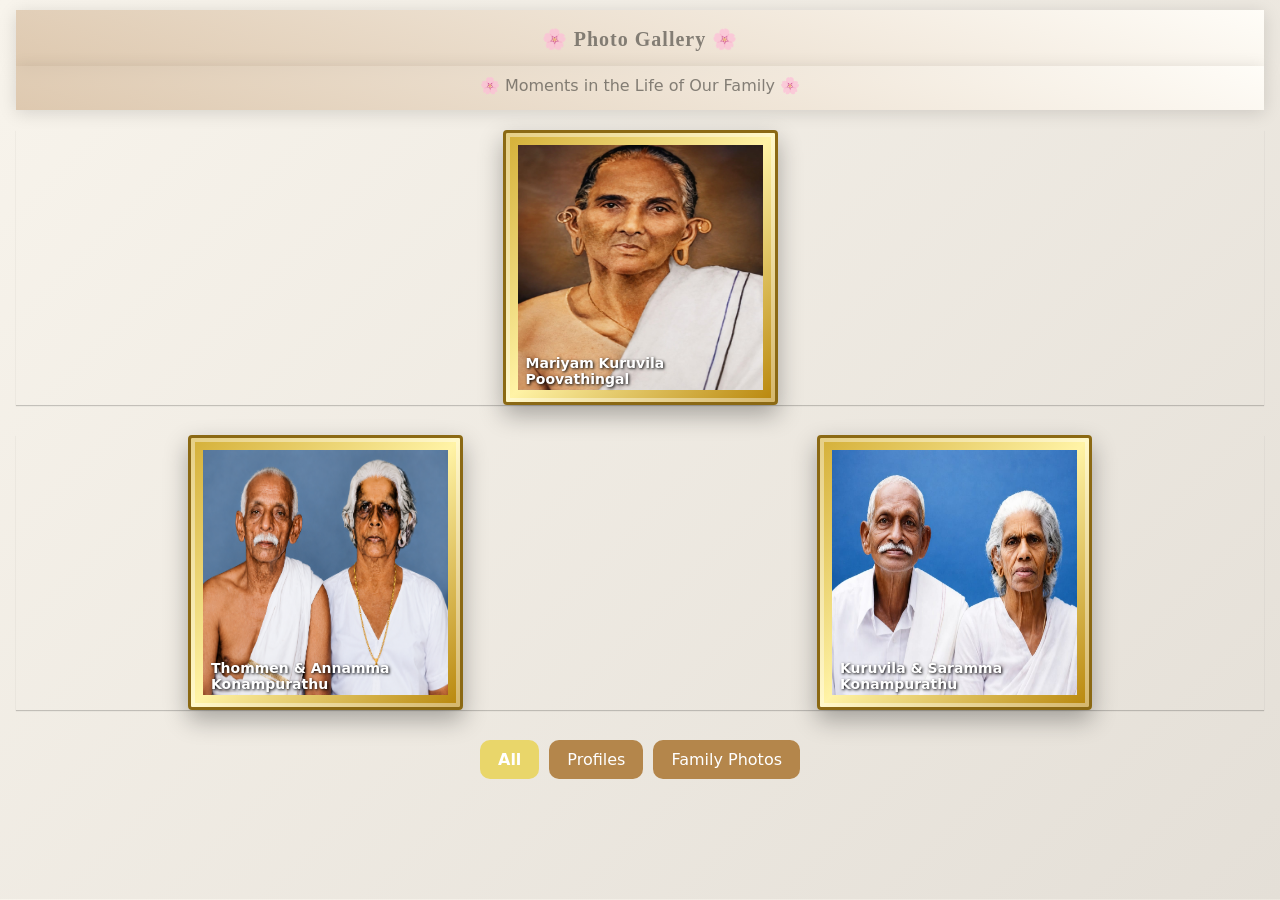
<file: gallery.html>
<!DOCTYPE html>
<html lang="ml">
<head>
  <meta charset="UTF-8">
  <meta name="viewport" content="width=device-width, initial-scale=1.0">
  <title>Gallery</title>
  <link rel="stylesheet" href="CSS/family.css">
</head>
<main>
    <body>
        <header><div class="subtitle"> 🌸 Photo Gallery 🌸</div></header>
        <header>🌸 Moments in the Life of Our Family 🌸</header>
        <section class="gallery">
            <div class="gallery-item slide-in">
                <div class="gallery-image framed-image"> 
                    <img src="images/Mariyam Poovathungal.jpg"><span class="label">Mariyam Kuruvila Poovathingal</span>
                </div>    
            </div>  
        </section>
        <section class="gallery">   
            <div class="gallery-item slide-in">
                <div class="gallery-image framed-image"> 
                    <img src="images/Thommen Annamma Konampurathu.png"><span class="label">Thommen & Annamma Konampurathu</span>
                </div>    
            </div>   
            <div class="gallery-item slide-in">
                <div class="gallery-image framed-image"> 
                    <img src="images/Kuruvila Konampurathu.jpg"><span class="label">Kuruvila & Saramma Konampurathu</span>
                </div>    
            </div>  
        </section> 

        <div class="gallery-buttons">
            <button class="gallery-btn active" data-category="all">All</button>
            <button class="gallery-btn" data-category="profile">Profiles</button>
            <button class="gallery-btn" data-category="familyphotos">Family Photos</button>
        </div>
        
        <div id="photogrid" class="gallery">

        </div>

        <!--<section class="gallery">
            <div class="gallery-item slide-in">
                <div class="gallery-image"> 
                    <img src="images/Kathanar Poovathungal.jpg"><span class="label">Thomas Kathanar Poovathingal</span>
                </div>    
            </div>   
            <div class="gallery-item slide-in">
                <div class="gallery-image"> 
                   <img src="images/Mariyakutty Thekkanattu.jpg"><span class="label">Mariyakutty & Abraham Thekkanattu</span>
                </div>    
            </div> 
            <div class="gallery-item slide-in">
                <div class="gallery-image"> 
                   <img src="images/Annakutty Manappattu.jpg"><span class="label">Ulahannan & Annakutty Manappattu</span>
                </div>    
            </div>      
           <div class="gallery-item slide-in">
                <div class="gallery-image"> 
                   <img src="images/Chacko Konampurathu.jpg"><span class="label">Chacko Konampurathu</span>
                </div>    
            </div>  
            
            <div class="gallery-item slide-in">
                <div class="gallery-image"> 
                   <img src="images/Pennamma Konampurathu.jpg"><span class="label">Pennamma Konampurathu</span>
                </div>    
            </div>     
            <div class="gallery-item slide-in">
                <div class="gallery-image"> 
                   <img src="images/Eliyamma Konampurathu.jpg"><span class="label">Eliyamma Konampurathu</span>
                </div>    
            </div>      
            <div class="gallery-item slide-in">
                <div class="gallery-image"> 
                   <img src="images/Thomas Konampurathu.jpg"><span class="label">M. T. Thomas Konampurathu</span>
                </div>    
            </div>      
            <div class="gallery-item slide-in">
                <div class="gallery-image"> 
                   <img src="images/Simon Konampurathu.jpg"><span class="label">M. T. Simon Konampurathu</span>
                </div>    
            </div>      
            <div class="gallery-item slide-in">
                <div class="gallery-image"> 
                   <img src="images/Leela Kuriakose.jpg"><span class="label">Leela Kuriakose Konampurathu</span>
                </div>    
            </div>      
            <div class="gallery-item slide-in">
                <div class="gallery-image"> 
                   <img src="images/Baby Pallithazhathu.jpg"><span class="label">Baby Pallithazhathu</span>
                </div>    
            </div>      
            <div class="gallery-item slide-in">
                <div class="gallery-image"> 
                   <img src="images/Markose Thathoth.jpg"><span class="label">Markose Thathoth</span>
                </div>    
            </div>      
            <div class="gallery-item slide-in">
                <div class="gallery-image"> 
                   <img src="images/Shibu Thekkanattu.jpg"><span class="label">Shibu Thekkanattu</span>
                </div>    
            </div>      
            <div class="gallery-item slide-in">
                <div class="gallery-image"> 
                   <img src="images/Thanka Thekkanattu.jpg"><span class="label">Thanka Thekkanattu</span>
                </div>    
            </div>      
            <div class="gallery-item slide-in">
                <div class="gallery-image"> 
                   <img src="images/Paulose Thekkanattu.jpg"><span class="label">Paulose Thekkanattu</span>
                </div>    
            </div>      
            <div class="gallery-item slide-in">
                <div class="gallery-image"> 
                  <img src="images/Varghese Meppadathu.jpg"><span class="label">Varghese Meppadathu</span>
                </div>    
            </div>      
            <div class="gallery-item slide-in">
                <div class="gallery-image"> 
                   <img src="images/Varghese Kallidukkil.jpg"><span class="label">Varghese Kallidukkil</span>
                </div>    
            </div>
            <div class="gallery-item slide-in">
                <div class="gallery-image"> 
                   <img src="images/Thomas Elanjimattathil.jpg"><span class="label">Thomas Elanjimattathil</span>
                </div>    
            </div>
             <div class="gallery-item slide-in">
                <div class="gallery-image"> 
                   <img src="images/Kunju Thekkanattu.jpg"><span class="label">Abraham Kunnathu</span>
                </div>    
            </div>
        </section>-->            
    </body>
</main> 
<script src="Js/script.js"></script>   
</html>
</file>
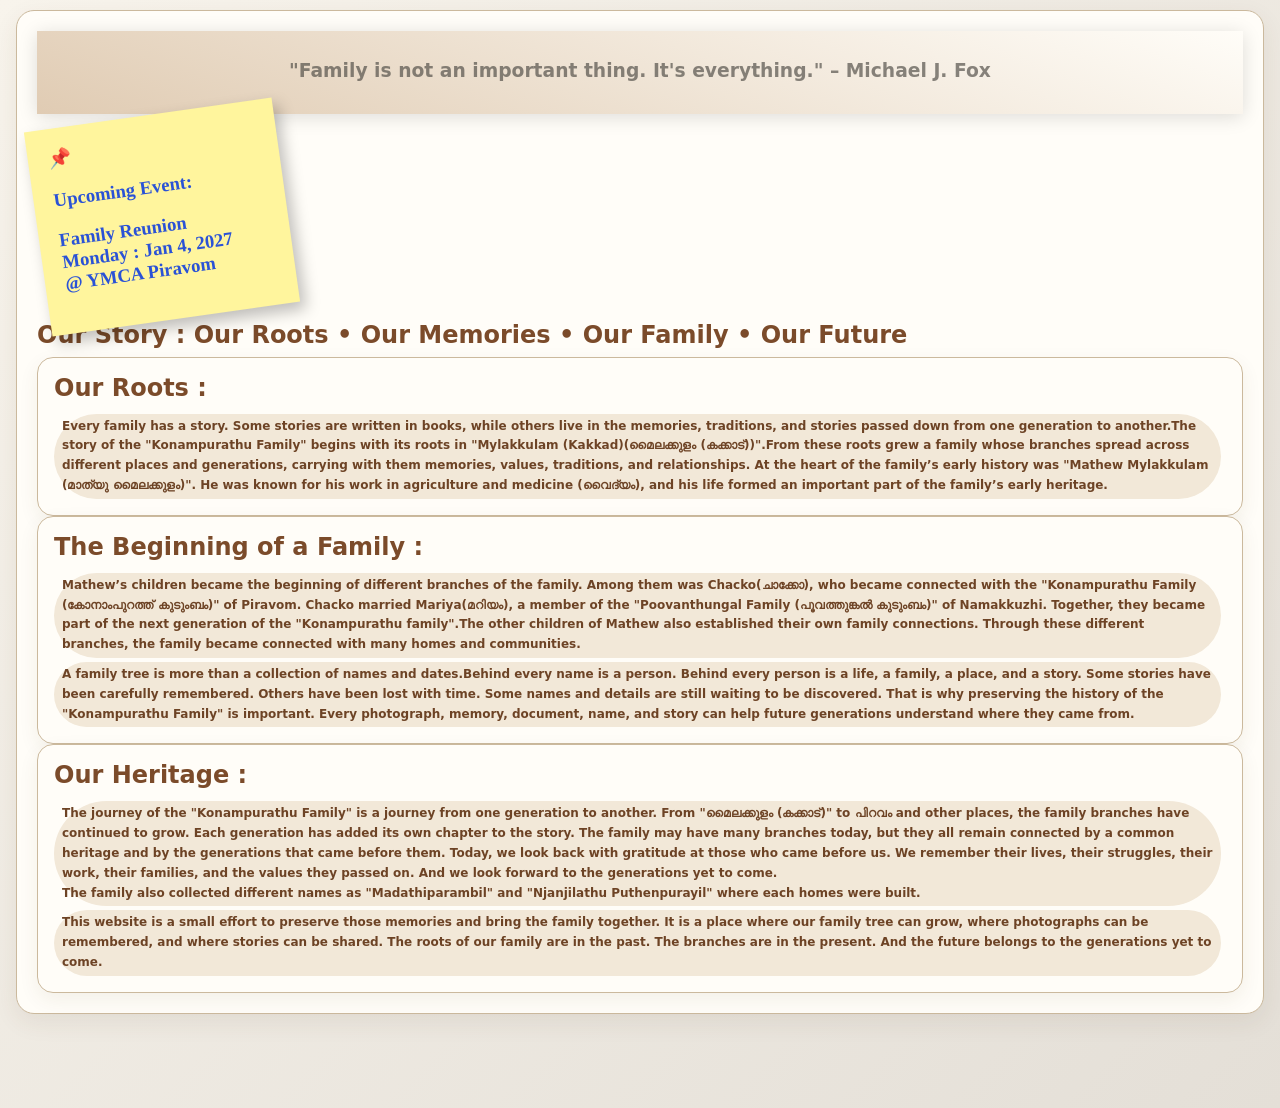
<file: home.html>
<!DOCTYPE html>
<html lang="ml">
<head>
  <meta charset="UTF-8">
  <meta name="viewport" content="width=device-width, initial-scale=1.0">
  <title>Home</title>
  <link rel="stylesheet" href="CSS/family.css">
</head>
<body>
    <main>
        <section class="intro">
            <header><h3>"Family is not an important thing. It's everything." – Michael J. Fox</h3></header>
            <div class="sticky-note"><h3><b>📌<p>Upcoming Event:</p><p>Family Reunion <br> Monday : Jan 4, 2027 <br> @ YMCA Piravom</p></b></h3></div>
            <h2>Our Story : Our Roots • Our Memories • Our Family • Our Future</h2>
            <section class="grid">
                <div class="card slide-in">
                    <h2>Our Roots :</h2>
                    <div class="meta">
                        <span class="badge"><b>Every family has a story. Some stories are written in books, while others live in the memories, traditions, and stories passed down from one generation to another.The story of the "Konampurathu Family" begins with its roots in "Mylakkulam (Kakkad)(മൈലക്കുളം (കക്കാട്))".From these roots grew a family whose branches spread across different places and generations, carrying with them memories, values, traditions, and relationships. At the heart of the family’s early history was "Mathew Mylakkulam (മാത്യു മൈലക്കുളം)". He was known for his work in agriculture and medicine (വൈദ്യം), and his life formed an important part of the family’s early heritage.<b></span>
                    </div>
                <div>    
            </section>
     
            <section class="grid">
                <div class="card slide-in">
                    <h2>The Beginning of a Family :</h2>
                    <div class="meta">
                        <span class="badge"><b>Mathew’s children became the beginning of different branches of the family. Among them was Chacko(ചാക്കോ), who became connected with the "Konampurathu Family (കോനാംപുറത്ത് കുടുംബം)" of Piravom. Chacko married Mariya(മറിയം), a member of the "Poovanthungal Family (പൂവത്തുങ്കൽ കുടുംബം)" of Namakkuzhi. Together, they became part of the next generation of the "Konampurathu family".The other children of Mathew also established their own family connections. Through these different branches, the family became connected with many homes and communities.<b></span>
                    </div>
                    <div></div>
                    <div class="meta">
                        <span class="badge"><b>A family tree is more than a collection of names and dates.Behind every name is a person. Behind every person is a life, a family, a place, and a story. Some stories have been carefully remembered. Others have been lost with time. Some names and details are still waiting to be discovered. That is why preserving the history of the "Konampurathu Family" is important. Every photograph, memory, document, name, and story can help future generations understand where they came from.<b></span>
                    </div>
                <div>    
            </section>
     
            <section class="grid">
                <div class="card slide-in">
                    <h2>Our Heritage :</h2>
                    <div class="meta">
                        <span class="badge"><b>The journey of the "Konampurathu Family" is a journey from one generation to another. From "മൈലക്കുളം (കക്കാട്)" to പിറവം and other places, the family branches have continued to grow. Each generation has added its own chapter to the story. The family may have many branches today, but they all remain connected by a common heritage and by the generations that came before them. Today, we look back with gratitude at those who came before us. We remember their lives, their struggles, their work, their families, and the values they passed on. And we look forward to the generations yet to come. <br> The family also collected different names as "Madathiparambil" and "Njanjilathu Puthenpurayil" where each homes were built.<b></span>
                    </div>
                    <div></div>
                    <div class="meta">
                        <span class="badge"><b>This website is a small effort to preserve those memories and bring the family together. It is a place where our family tree can grow, where photographs can be remembered, and where stories can be shared. The roots of our family are in the past. The branches are in the present. And the future belongs to the generations yet to come.<b></span>
                    </div>
                <div>    
            </section>
        </section> 
    </main> 
</body>
<script src="Js/script.js"></script>   
</html>
</file>
<file: CSS/family.css>
:root
  {
    --bg:#f6f1e7; 
    --card:#fffdf8; 
    --ink:#30291f; 
    --muted:#746a5c;
    --accent:#7b4b2a; 
    --accent2:#b4864b; 
    --line:#cbb99d; 
    --soft:#efe4d2;
  }
  *
  {
    box-sizing:border-box
  }
 /* Header Tab*/
  header
  {
    padding:10px 18px 15px;
    text-align:center;
    background:linear-gradient(200deg,#fffdf8,#d4b898b7);
    color:#4d4a45ab;
    box-shadow:0 3px 18px #0002
  }
.peoplecount
  {
    padding:5px 8px 8px;
    text-align:right;
    background:linear-gradient(300deg,#d6c4afb7,#fffdf8,);
    color:rgb(20, 20, 20);
    box-shadow:0 3px 18px #0002;
    font-size: 14px;  
}
  h1
  {
    margin:0;
    font-size:clamp(28px,5vw,48px)
  }

  .subtitle
  {
    margin-top:7px;
    font-family:Georgia,serif;
    font-size:20px;
    letter-spacing:1px;
    font-weight: bold
  }
  /* Menu Display*/
  .toolbar
  {
    position:sticky;
    top:0;
    z-index:10;
    display:flex;
    gap:10px;
    flex-wrap:wrap;
    justify-content:center;
    padding:10px;
    background:linear-gradient(200deg,#d4b898b7, #fffaf0ee);
    backdrop-filter:blur(8px);
    border-bottom:1px solid var(--line)
  }

   /* Home tool bar Display*/
  .hometool
  {
    position:sticky;
    top:0;
    z-index:10;
    display:flex;
    gap:10px;
    flex-wrap:wrap;
    justify-content:center;
    padding:10px;
    background:linear-gradient(200deg,#d4b898b7, #fffaf0ee);
    backdrop-filter:blur(8px);
    border-bottom:1px solid var(--line)
  }
  button,input
  {
    font:inherit
  }
  button
  {
    border:1px solid var(--accent);
    background:var(--accent2);
    color:white;
    border-radius:8px;
    padding:4px 8px;
    cursor:pointer
  }
  button.secondary
  {
    background:white;
    color:var(--accent)
  }
  input
  {
    min-width:230px;
    border:1px solid var(--line);
    border-radius:10px;
    padding:9px 12px;
    background:white
  }
  /* Body Part*/
  body
  {
    margin:0;
    background:linear-gradient(135deg,#f8f4ec,#e4dfd7);
    color:var(--ink);
    font-family:"Noto Sans Malayalam","Nirmala UI","Malayalam Sangam MN",system-ui,sans-serif;
    overflow-y: auto;
  }
   /* Container*/
   main
  {
    width: auto;
    max-width:1300px;
    margin:10px auto;
    padding:0 16px 60px
  }
  .intro
  {
    background:var(--card);
    border:1px solid var(--line);
    border-radius:18px;
    padding:20px;
    box-shadow:0 8px 24px #5b402015;
    margin-bottom:24px
  }
  .intro h2
  {
    margin:0 0 8px;
    color:var(--accent)
  }
  .grid
  {
    display:grid;
    grid-template-columns:repeat(auto-fit,minmax(290px,1fr));
    gap:18px
  }
  .card
  {
    background:var(--card);
    border:1px solid var(--line);
    border-radius:16px;
    padding:16px;
    box-shadow:0 7px 20px #5b402012;
    opacity: 0;
    transform: translateY(40px);
    transition: all 0.6s ease;
  }
  
  .card h3
  {
    margin:0 0 8px;
    color:var(--accent);
    font-size:20px
  }
  .meta
  {
    color:var(--muted);
    line-height:1.65;
    font-size:14px
  }
  /*Family tree structure*/
  .tree
  {
    margin:22px 0 0;
    padding-left:12px
  }
  details
  {
    margin:8px 0
  }
  summary
  {
    cursor:pointer;
    list-style:none;
    display:flex;
    align-items:center;
    gap:9px;
    padding:11px 13px;
    background:var(--soft);
    border:1px solid var(--line);
    border-radius:12px;
    font-weight:700
  }
  .male
  {
    background:#e2edf8;
  }
  .female
  {
    background:#f5e6f3;
  }
  summary::-webkit-details-marker
  {
    display:none
  }
  summary:before
  {
    content:"＋";
    width:20px;
    height:20px;
    border-radius:50%;
    display:inline-grid;
    place-items:center;
    background:#fff;
    color:var(--accent);
    font-weight:900
  }
  details[open]>summary:before
  {
    content:"−"
  }
  .person
  {
    margin:8px 0 8px 26px;
    padding:12px 14px;
    background:white;
    border-left:4px solid var(--accent2);
    border-radius:0 10px 10px 0;
    box-shadow:0 3px 10px #00000009;
  }
 .person strong
  {
    font-size:17px
  }
 .children
  {
    margin-left:18px;
    border-left:2px solid var(--line);
    padding-left:12px
  }
  .note
  {
    font-size:13px;
    color:var(--muted);
    margin-top:4px;
    line-height:1.55
  }
  .badge
  {
    display:inline-block;
    margin:4px 5px 0 0;
    padding:3px 8px;
    border-radius:999px;
    background:#f2e8d8;
    color:#6d4325;
    font-size:12px
  }
  /*Footer Info*/
  footer
  {
    text-align:center;
    color:var(--muted);
    padding:25px
  }
  .hidden
  {
    display:none!important
  }
 
.menu 
{
    list-style: none;
    display: flex;
    margin-left: 38%;
    gap: 25px; 
    height: 20px;   
}
/* Display option for Menu items*/
.menu-item 
{
    text-decoration: none;
    padding: 5px 5px;
    cursor: pointer;
    color: #12223c;
    transition: all 0.3s ease;
    font-size: 18px;
    font-family:cursive;
}

/* Hover color */
.menu-item:hover {
  color: #ff7b00;
  text-decoration: underline;
  text-decoration-color: #ff7b00
}

/* Active menu color */
.menu-item.active {
    color: #ff7b00;
    text-decoration: underline;
    text-decoration-color: #ff7b00;
    font-weight: bold;
}

/*Family Image display*/
.banner 
  {
  display: block;
  width: 100%;
  max-width: 700px;
  height: 130px;
  object-fit: fill;
  margin: 0 auto;

   }   
   
 /*Stichy Note display*/ 
  .sticky-note
  {
    width: 250px;
    min-height: 180px;
    padding: 20px;
    background: #fff59D;
    box-shadow: 5px 8px 15px rgba(0,0,0,0.25);
    transform: rotate(-8deg);
    font-family: "Comic Sans MS",cursive;
  }
  .sticky-note h3
  {
    margin-top: 0;
    color: #2a52d6;
  }
  /*Events Image details*/
  .imagerow
  {
    display:flex; 
    align-items: center;
    gap: 20px;
    padding:1px;
    font-family:Georgia, cursive;
    font-size: 14pt;
    font-weight: bold;
    color: var(--ink);
    flex-wrap: wrap;
  }
  .image-icon
  {
    max-width: 75px;
    flex: 1 1 90px;
    border-radius: 50%;
    overflow: hidden;
    border: 2px solid #ffffff;
    box-shadow: 0 2px 8px rgba(0,0,0,0.25);
    cursor: pointer;
  }
   .image-icon img
  {
    width: 100%;
    height: 90%;
    object-fit: cover;
  }
  .image-icon:hover
  {
    transform: scale(1.1);
    transition: 0.3s ease;
  }
/* Gallery Page*/

  .gallery
  {
    display: grid;
    grid-template-columns:repeat(auto-fit,minmax(290px,1fr));
    gap: 10px;
    place-items: center;
    margin-bottom: 30px;
    margin-top: 20px;
    box-shadow: 0 1px 1px rgba(0,0,0,0.20);
    }
  .gallery-item
  {
    position: relative;
  }
  .gallery-image
  {
    position: relative;  
    width: 275px;
    height: 275px;
    aspect-ratio: 1 / 1;  
    border-radius: 10px;
    overflow: hidden;
    border: 3px solid #8b6914;
    box-shadow: 0 2px 8px rgba(0,0,0,0.25);
    cursor: pointer;
    transition: transform 0.2s ease;
  }
  .gallery-item:hover .gallery-image
  {
    transform: scale(1.1);
    transition: 0.3s ease;
  }
  .gallery-image img
  {
    width: 100%;
    height: 100%;
    object-fit:fill;
    background: #eee;
    display:block
  }
    
  .framed-image 
  {
    width: 275px;
    padding: 12px;
    background: linear-gradient(135deg, #d4af37, #fff3a6, #b8860b);
    border: 3px solid #8b6914;
    box-shadow:
      0 10px 25px rgba(0, 0, 0, 0.3),
      inset 0 0 0 4px rgba(255, 255, 255, 0.4);
    border-radius: 4px;
  }

  /* Label Inside the Image in Gallery*/
  .label
  {
    position:absolute;
    bottom: 10px;
    left: 10px;
    background: none;
    color: white;
    padding: 5px 10px;
    border-radius: 5px;
    font-size: 14px;
    font-weight: bold;
    text-shadow: 1px 1px 3px black;
  }
  /* Slide in property class*/
  .slide-in 
  {
    opacity: 0;
    transform: translateY(60px);
    transition: opacity 0.8s ease,transform 0.8s ease;
  }
  .slide-in.show
  {   
    opacity: 1;
    transform: translateY(0);
  }
.gallery-buttons
{
  display: flex;
  justify-content: center;
  flex-wrap: wrap;
  gap: 10px;
  margin: 20px 0;
}
.gallery-btn
{
  padding: 10px 18px;
  border: none;
  border-radius: 10px;
  cursor: pointer;
  transition: 0.3s;
}
.gallery-btn:hover
{
  transform: translateY(-2px);
}
.gallery-btn.active
{
  background: rgb(233, 214, 106);
  text-decoration-color: #000000;
  font-weight: bold;
}
/* Contact Pages*/

/* Two-column layout */

.contact-content 
{
    display: grid;
    grid-template-columns:repeat(auto-fit,minmax(290px,1fr));
    gap: 30px;
    place-items: center;
    margin-bottom: 20px;
    margin-top: 20px;
}

/* Contact information */
.contact-info, .contact-form 
{
    background: linear-gradient(200deg,#d4b898b7, #fffaf0ee);
    padding: 20px;
    border-radius: 12px;
    box-shadow: 0 4px 15px rgba(0, 0, 0, 0.08);
}

.contact-info h2,
.contact-form h2 
{
    margin-bottom: 20px;
}

.contact-info > p 
{
    line-height: 1.7;
    margin-bottom: 25px;
    color: #555;
}

/* Information items */

.info-item {
    display: flex;
    align-items: center;
    gap: 15px;
    margin: 20px 0;
}

.icon {
    font-size: 25px;
    width: 45px;
    text-align: center;
}

.info-item h3 {
    font-size: 16px;
    margin-bottom: 5px;

}

.info-item p 
{
    color: #666;
}

/* Form */

.form-group 
{

    margin-bottom: 18px;

}

.form-group label {
    display: block;
    margin-bottom: 7px;
    font-weight: bold;
}


.form-group input,
.form-group textarea 
{
    width: 100%;
    padding: 12px;
    border: 1px solid #ccc;
    border-radius: 7px;
    font-size: 15px;
    font-family: inherit;
    outline: none;
}

.form-group input:focus,
.form-group textarea:focus 
{
    border-color: #555;

}
.form-group textarea {
    resize: vertical;
}


/* Send button */

#sendButton 
{
    width: 100%;
    padding: 13px;
    border: none;
    border-radius: 7px;
    background: var(--accent2);
    color: white;
    font-size: 16px;
    cursor: pointer;
    transition: 0.3s;
}


#sendButton:disabled {
    opacity: 0.6;
    cursor: not-allowed;
}

/* Form send status message */

#formStatus {
    margin-top: 15px;
    padding: 10px;
    border-radius: 6px;
    text-align: center;
    display: none;
}

#formStatus.success {
    display: block;
    background: #e8f5e9;
    color: #2e7d32;
}

#formStatus.error {
    display: block;
    background: #ffebee;
    color: #c62828;
}

.mobile-toolbar {
    display: none;
}

#upArrow
{
  position: fixed;
  right: 20px;
  bottom: 100px;

  width: 45px;
  height: 45px;

  border: 1px solid rgba(255,255,255,0.4);
  border-radius: 50%;

  background: rgba(216, 202, 202, 0.945);
  backdrop-filter: blur(10px);
  --webkit-backdrop-filter : 10px;

  color: rgb(47, 136, 109);
  font-size: 25px;
  cursor: pointer;

  display: none;
  z-index: 9999;

}

#upArrow.show
{
  display: block !important;
}
#content
{
  width: 100%;
  min-height: 100vh;
}

/* dark mode glass */
@media (max-width: 820px) 
{
  .hometool 
    {
      display: none;
    }

  .mobile-toolbar 
  {
    position: fixed;
    display: flex;
    bottom: 0;
    left: 0;
    width: 100%;
    height: 65px;

  /* iOS frosted glass */
    background: var(--soft);
    backdrop-filter: blur(22px) saturate(180%);
    -webkit-backdrop-filter: blur(22px) saturate(180%);

  /* hairline glass border, not a solid grey line */
    border-top: 1px solid rgba(255, 255, 255, 0.12);
    box-shadow:
      0 -0.5px 0 rgba(255, 255, 255, 0.12) inset,
      0 -8px 24px rgba(0, 0, 0, 0.45);

    justify-content: space-between;
    align-items: stretch;
    z-index: 9999;
    padding-bottom: env(safe-area-inset-bottom);
    flex-direction: row;
    flex-wrap: nowrap;
  }
  
  .mobile-toolbar button1 
  {
    flex: 1 1 0;
    height: 100%;
    border: none;
    background: transparent;
    display: flex;
    flex-direction: column;
    align-items: center;
    justify-content: center;
    gap: 3px;
    color: #1c1c1e;
    cursor: pointer;
    margin: 0;
    padding: 6px 2px;
    text-align: center;
    white-space: nowrap;
    border-radius: 14px;

  /* smooth spring-like feel */
  transition: transform 0.25s cubic-bezier(0.34, 1.56, 0.64, 1),
    background 0.25s ease, box-shadow 0.25s ease, color 0.25s ease;
  -webkit-tap-highlight-color: transparent;
  }

.mobile-toolbar .icon {
  font-size: 22px;
  line-height: 1;
  display: flex;
  align-items: center;
  justify-content: center;
  transition: transform 0.25s cubic-bezier(0.34, 1.56, 0.64, 1);
}

/* Text label */
.mobile-toolbar button1 > span:not(.icon) {
  display: block;
  font-size: 11px;
  line-height: 14px;
  font-weight: 500;
}

/* Active / selected tab */
.mobile-toolbar button1.active {
  color: #ff7b00;
  font-weight: 700;
}

.mobile-toolbar button1.active .icon {
  transform: translateY(-1px) scale(1.05);
}

/* Hover / focus glass "pill" */
.mobile-toolbar button1:hover,
.mobile-toolbar button1:focus-visible 
{
  background: rgba(255, 255, 255, 0.35);
  backdrop-filter: blur(20px);
  -webkit-backdrop-filter: blur(20px);
  box-shadow:
    inset 0 1px 1px rgba(255, 255, 255, 0.6),
    inset 0 -1px 1px rgba(255, 255, 255, 0.15),
    0 8px 20px rgba(0, 0, 0, 0.18);
  transform: translateY(-3px);
}

/* Press feedback (like tapping on iOS) */
.mobile-toolbar button1:active 
{
  transform: translateY(-1px) scale(0.96);
  background: rgba(255, 255, 255, 0.25);
 
    body 
    {
        padding-bottom: 75px;
    }
}

}

  /*Print Options*/
  @media print
  {
    @page
    {
      size: A4;
      margin: 10mm;
    }
    #content
    {
      height: auto !important;
      max-height: none !important;
      overflow: visible !important;
      width: 100% !important;
    }
    .toolbar,
    .peoplecount,
    .hometool,
    .mobile-toolbar,
    #upArrow
    {
      display: none !important;
    } 
   
    body
    {
      background:white;
      margin: 0;
      overflow: visible !important;
    } 
    header
    {
      box-shadow:none
    }
    header,
    details,
    .note,
    .person
    {
      break-inside:avoid;
      page-break-inside:avoid;
    } 
    main
    {
      max-width:none
    }
    .card
    {
      box-shadow:none
    }
  
  }
</file>
